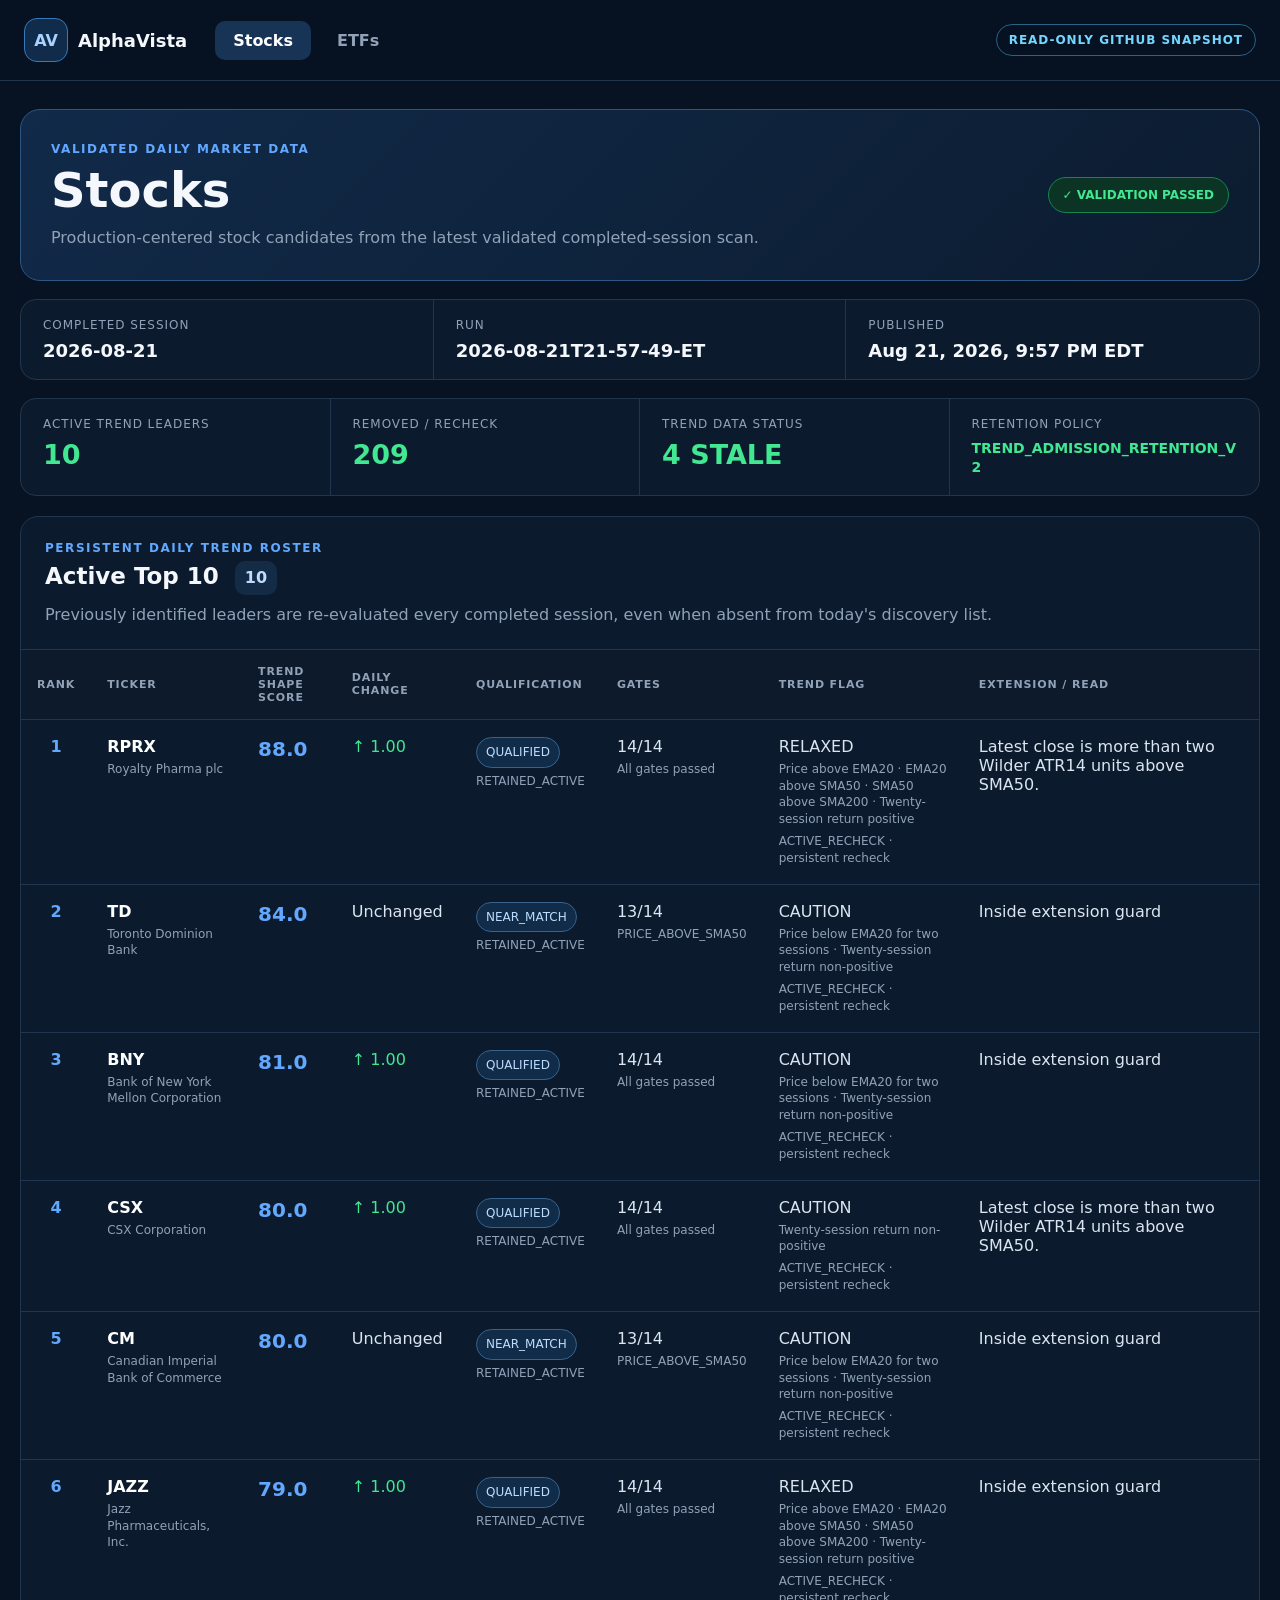
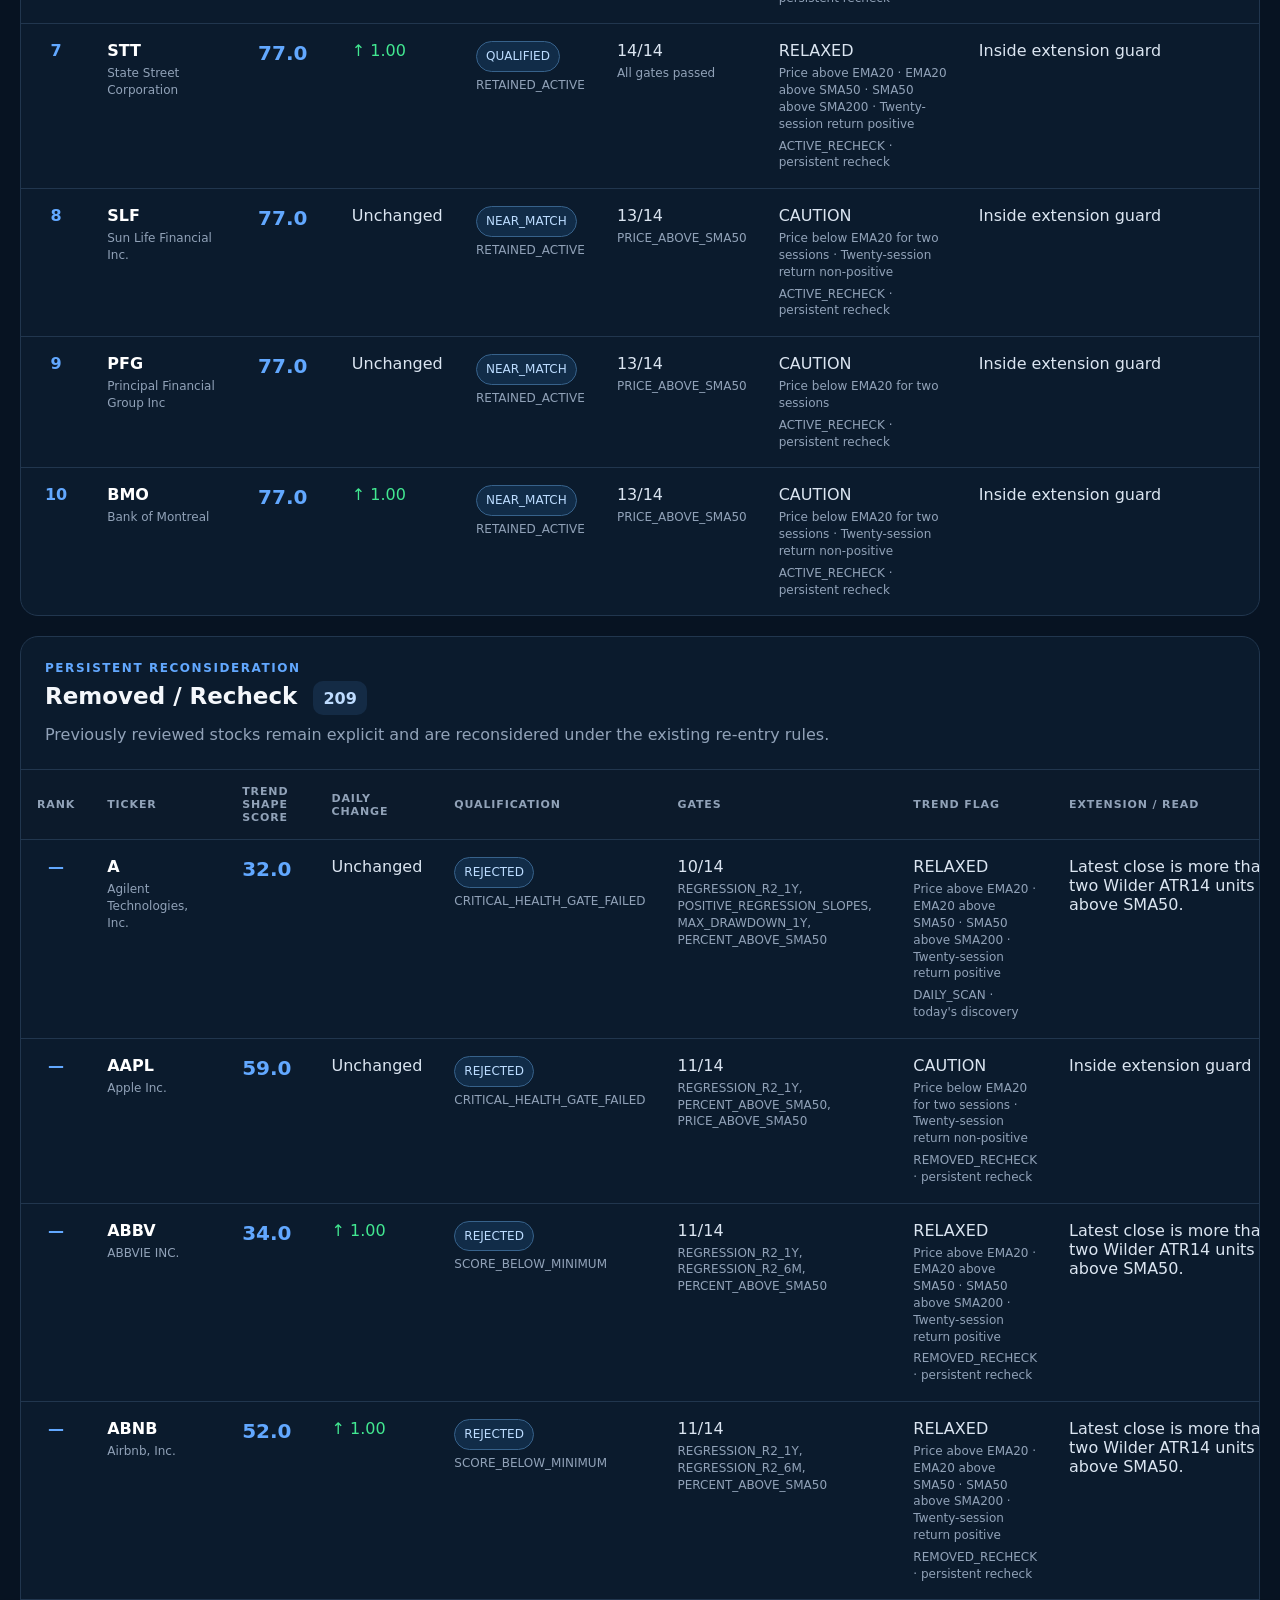
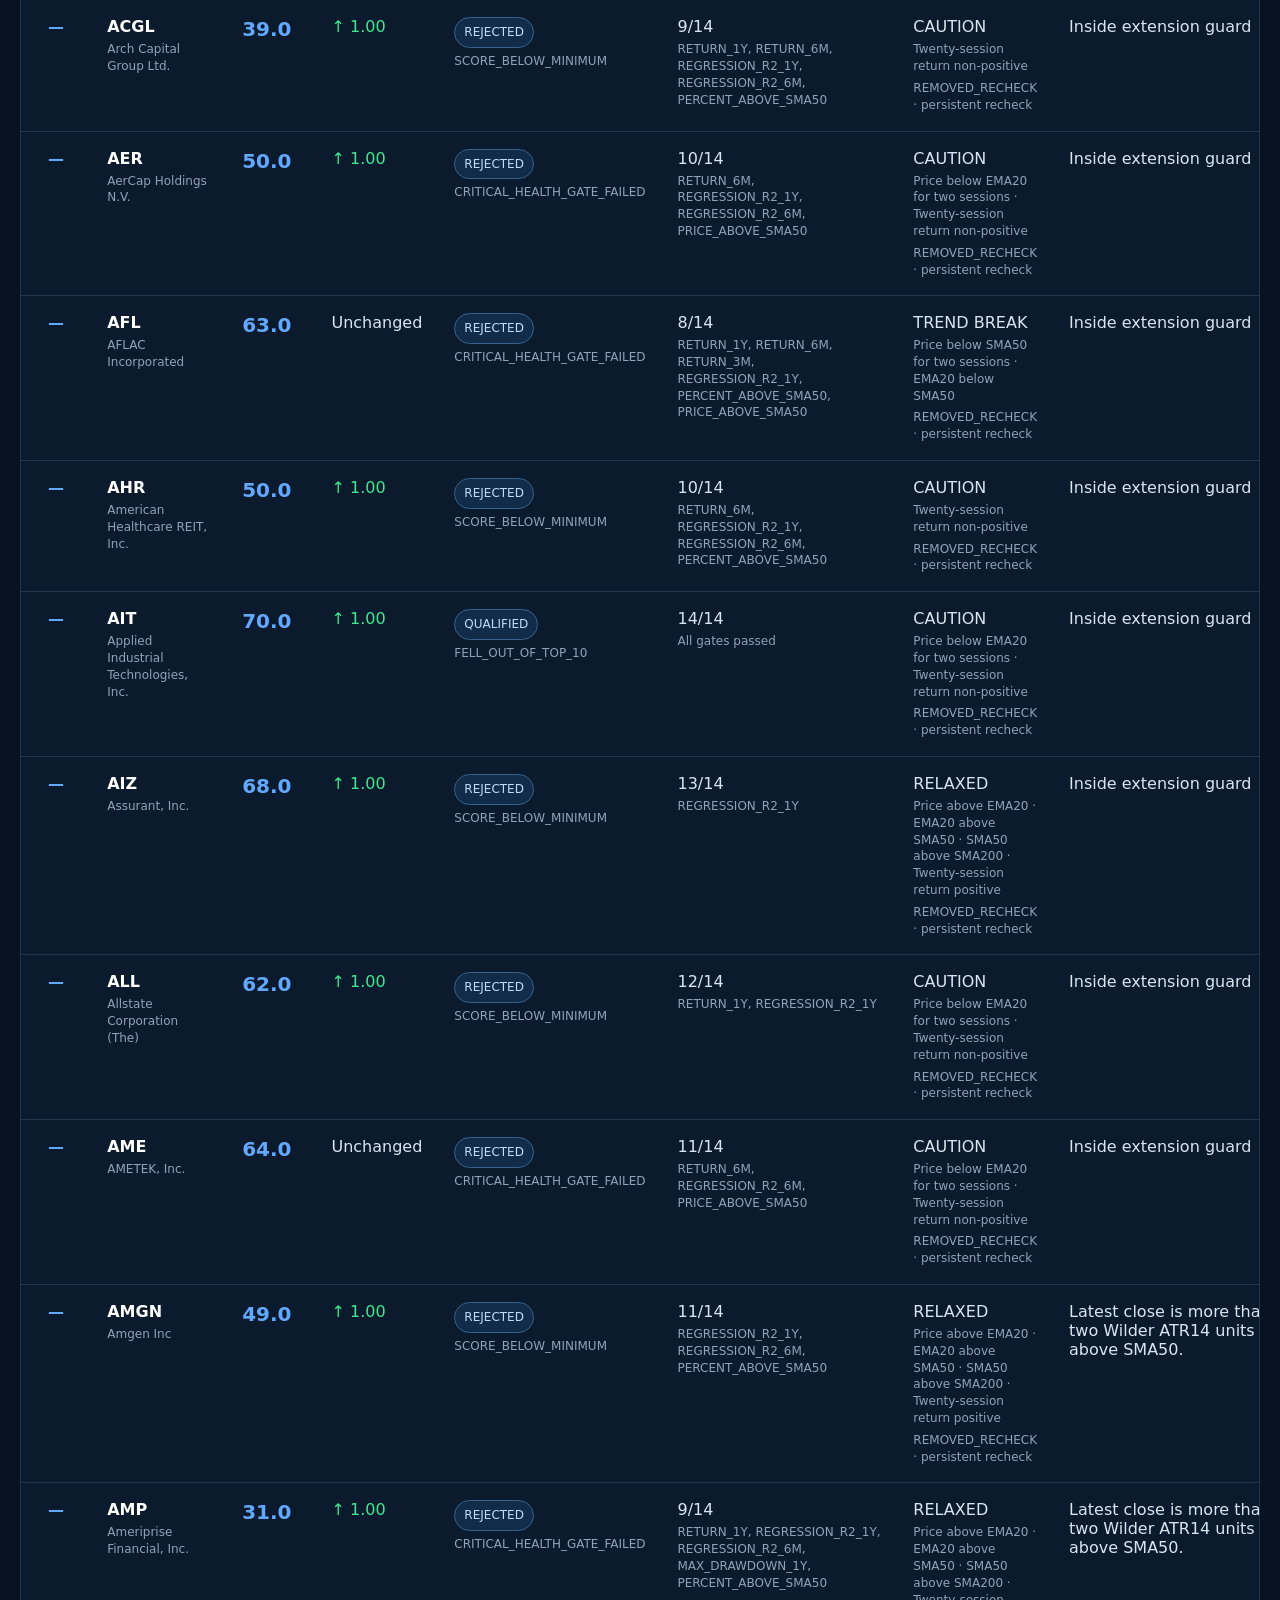
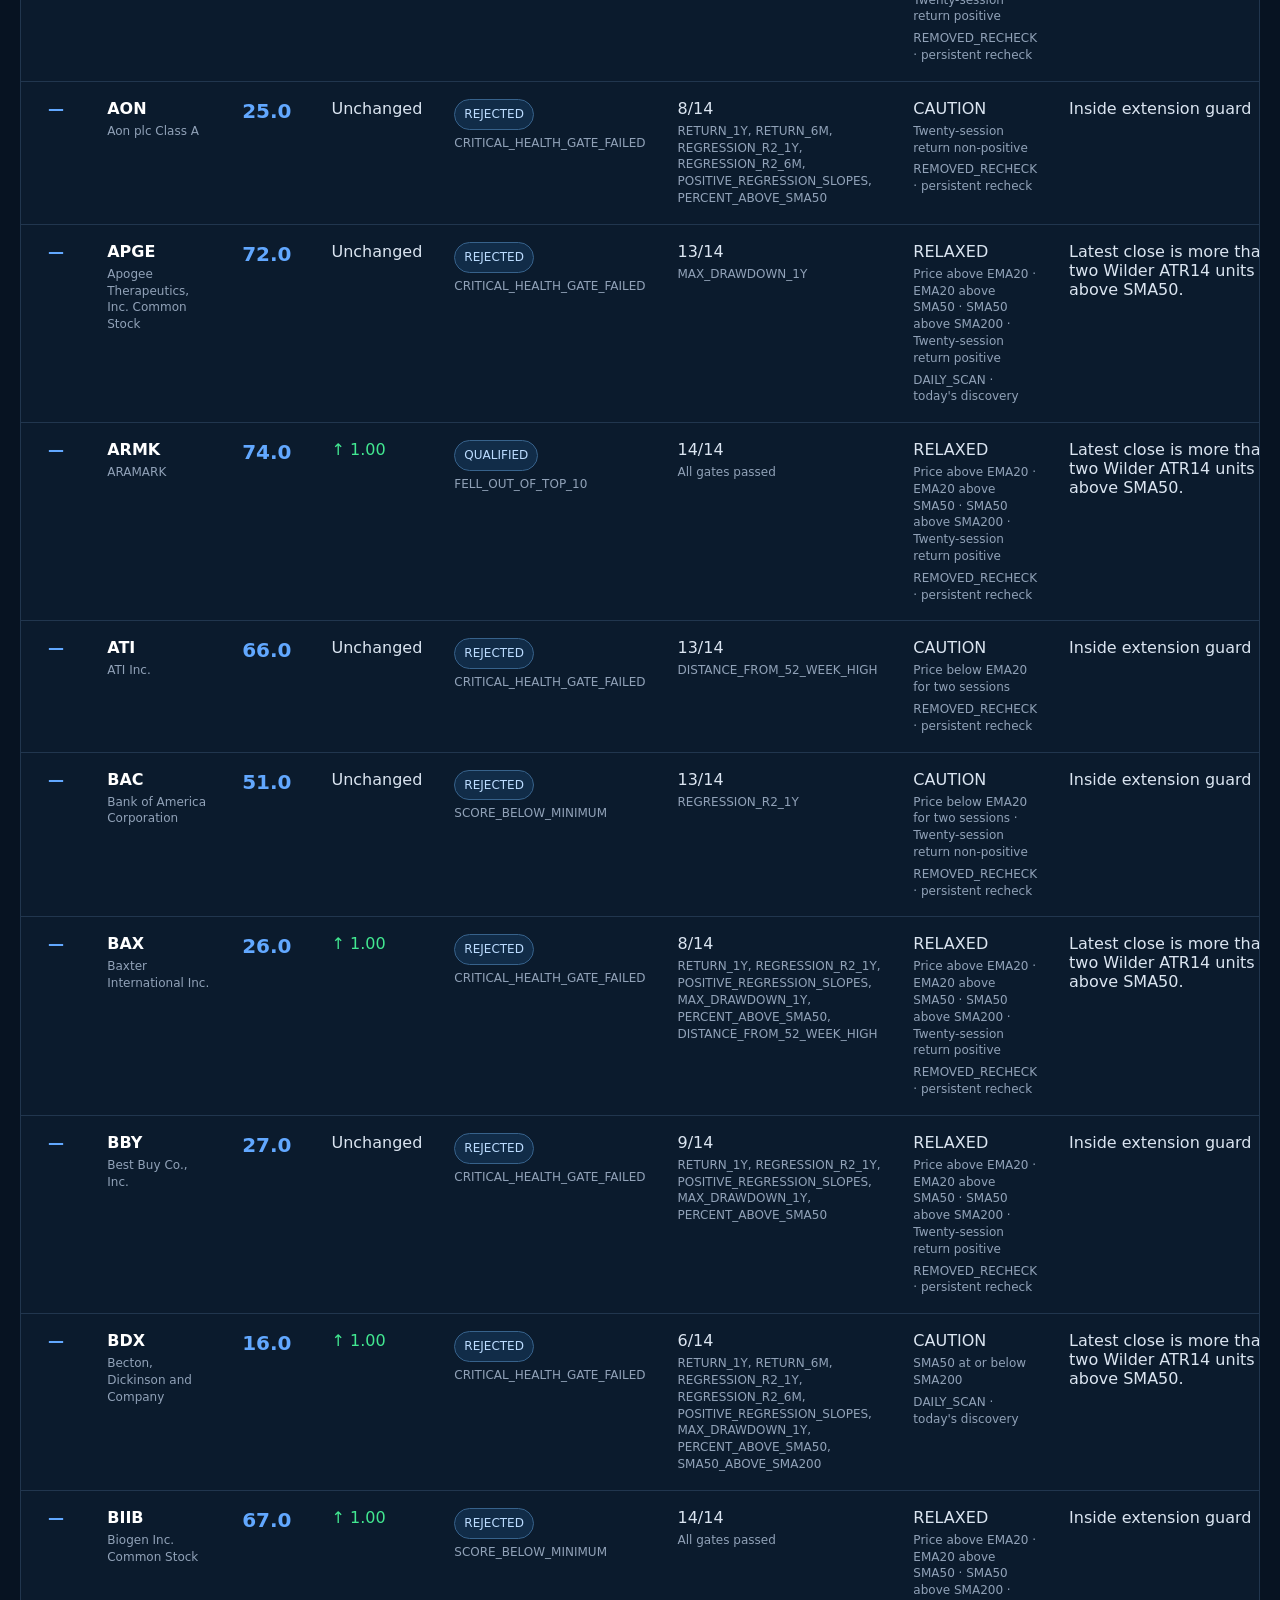
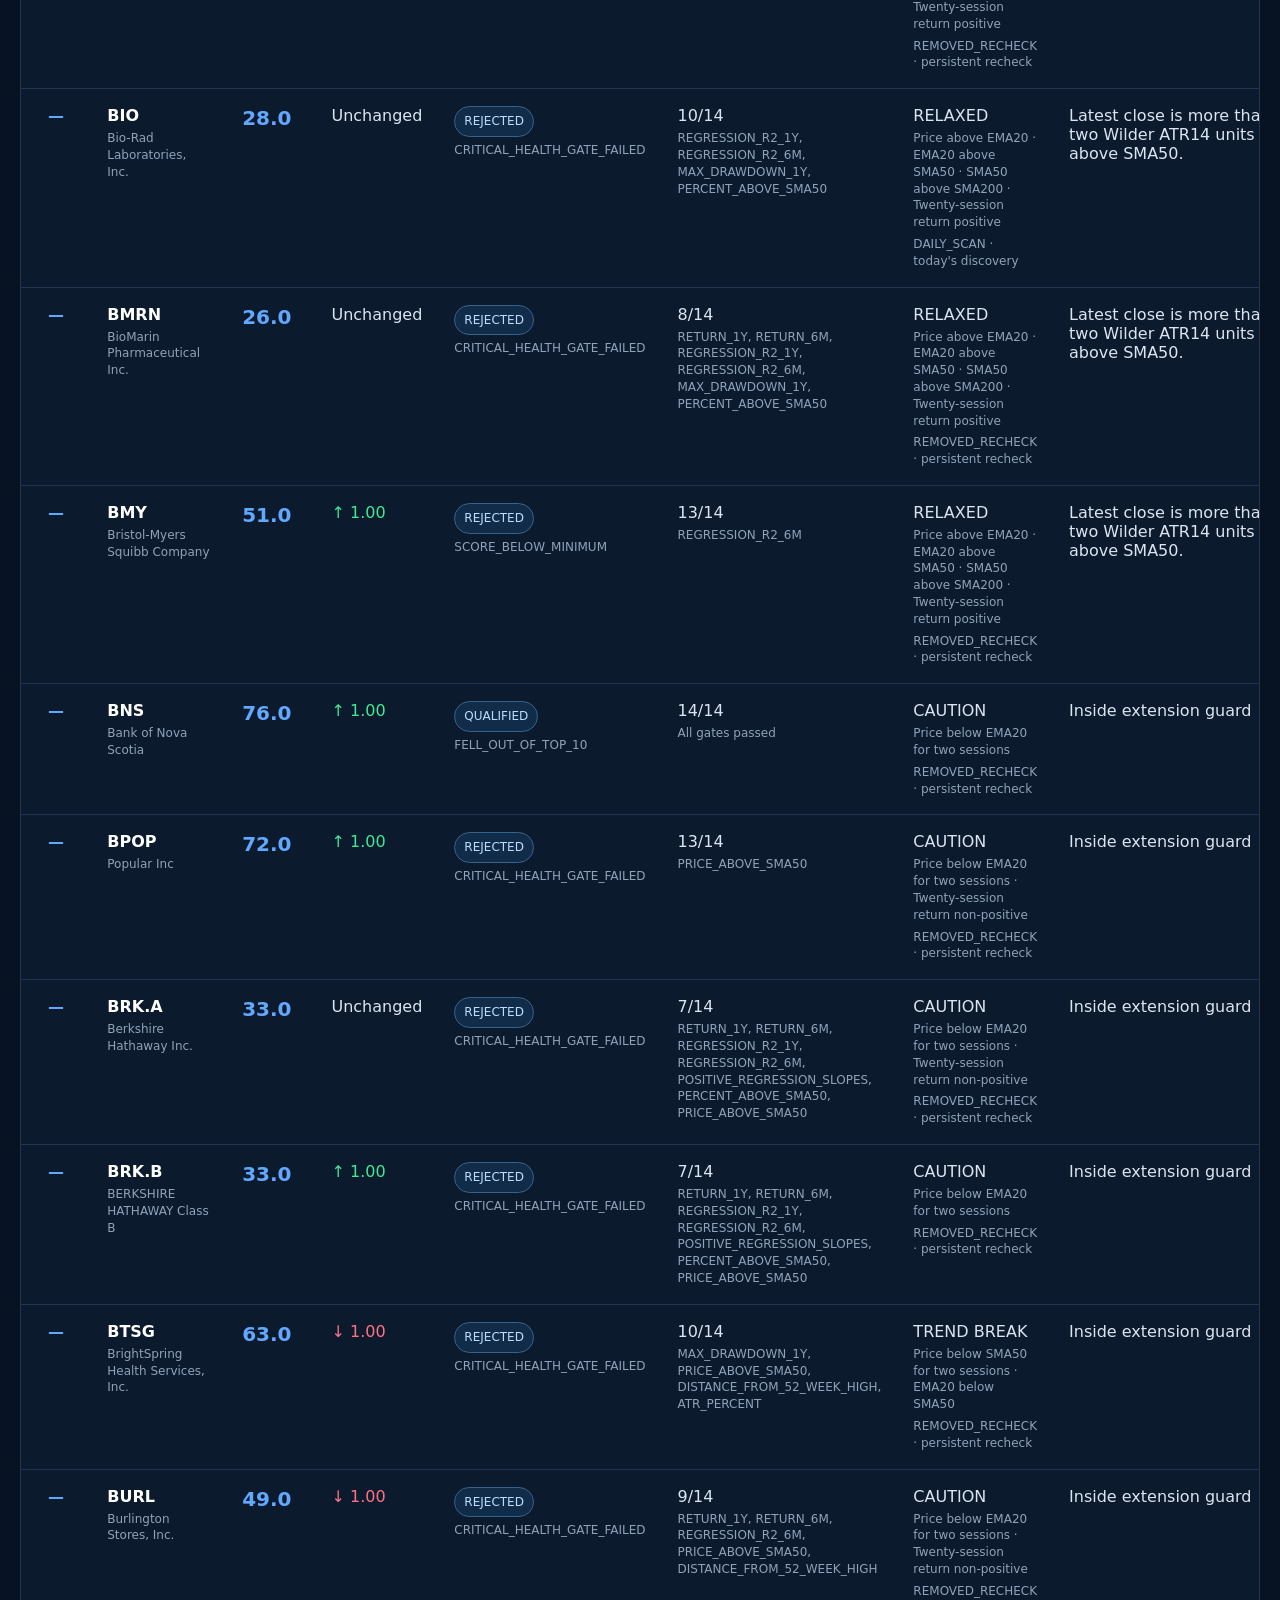
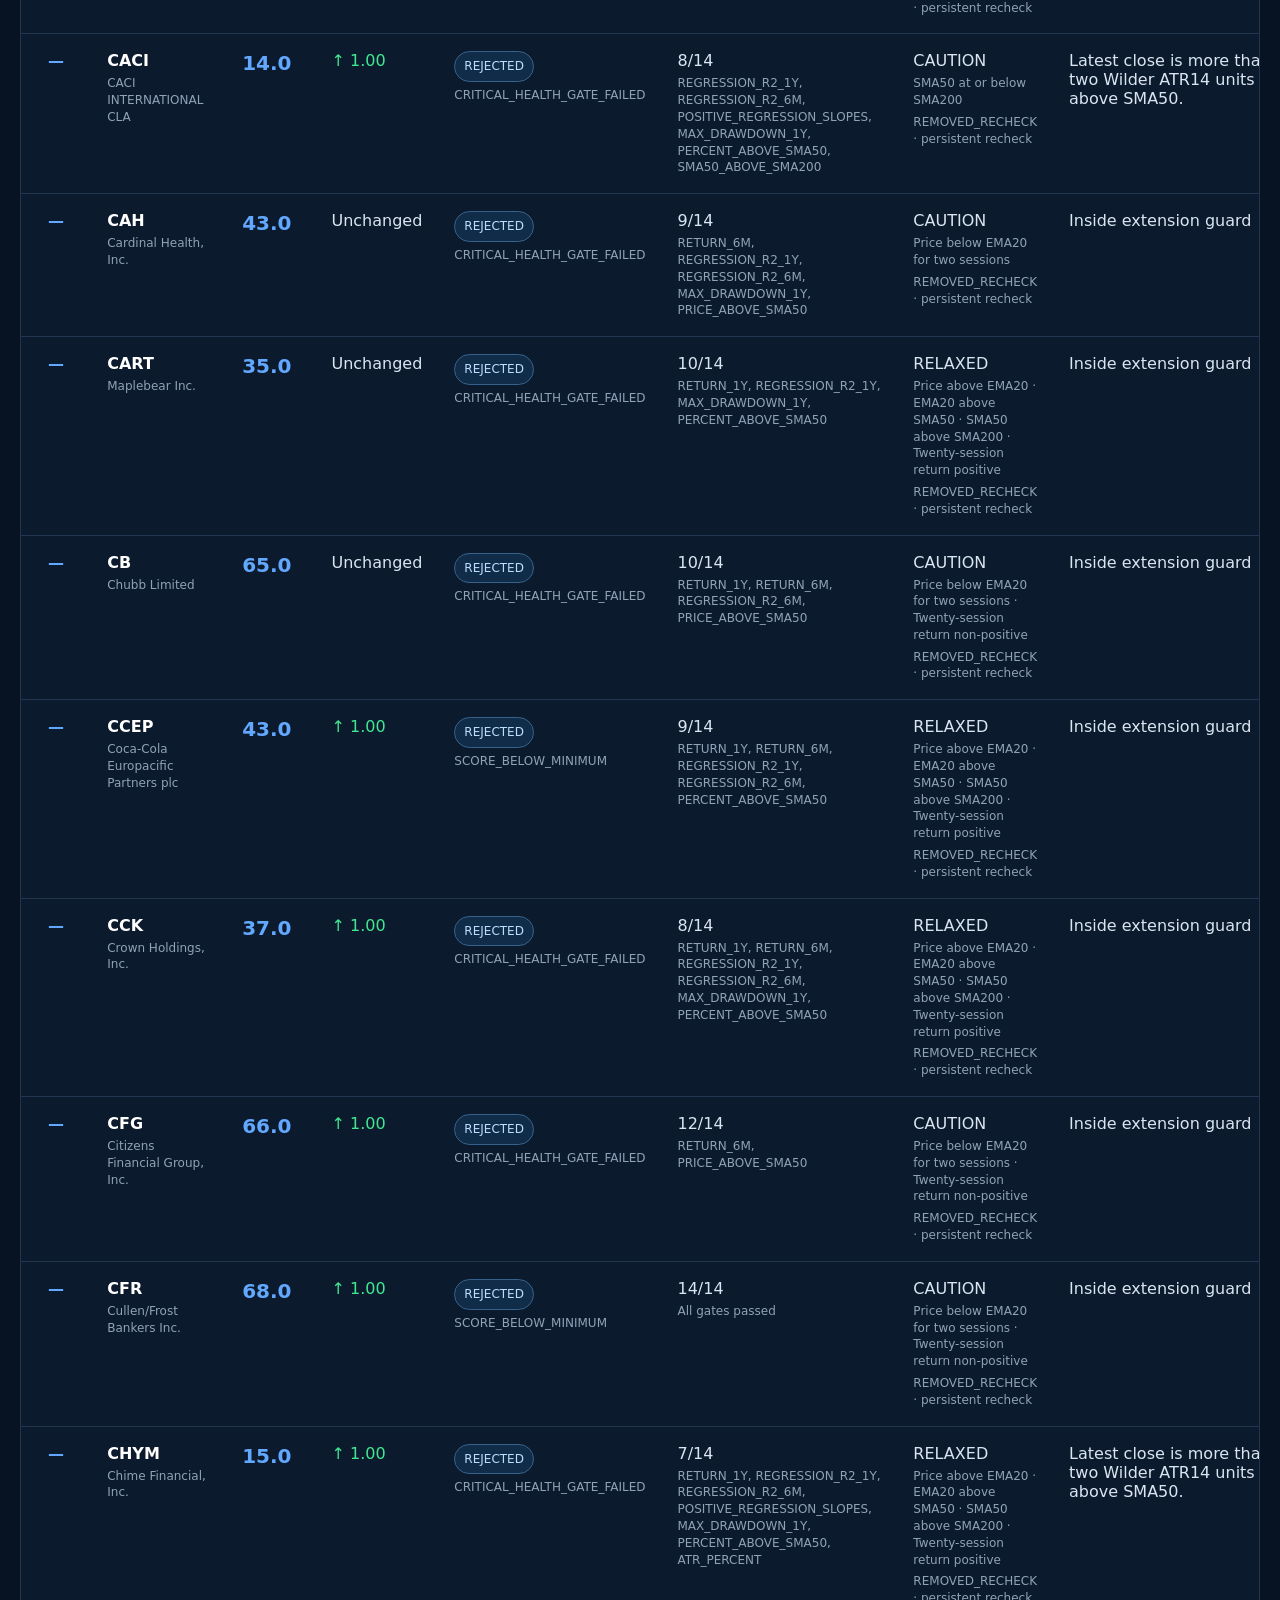
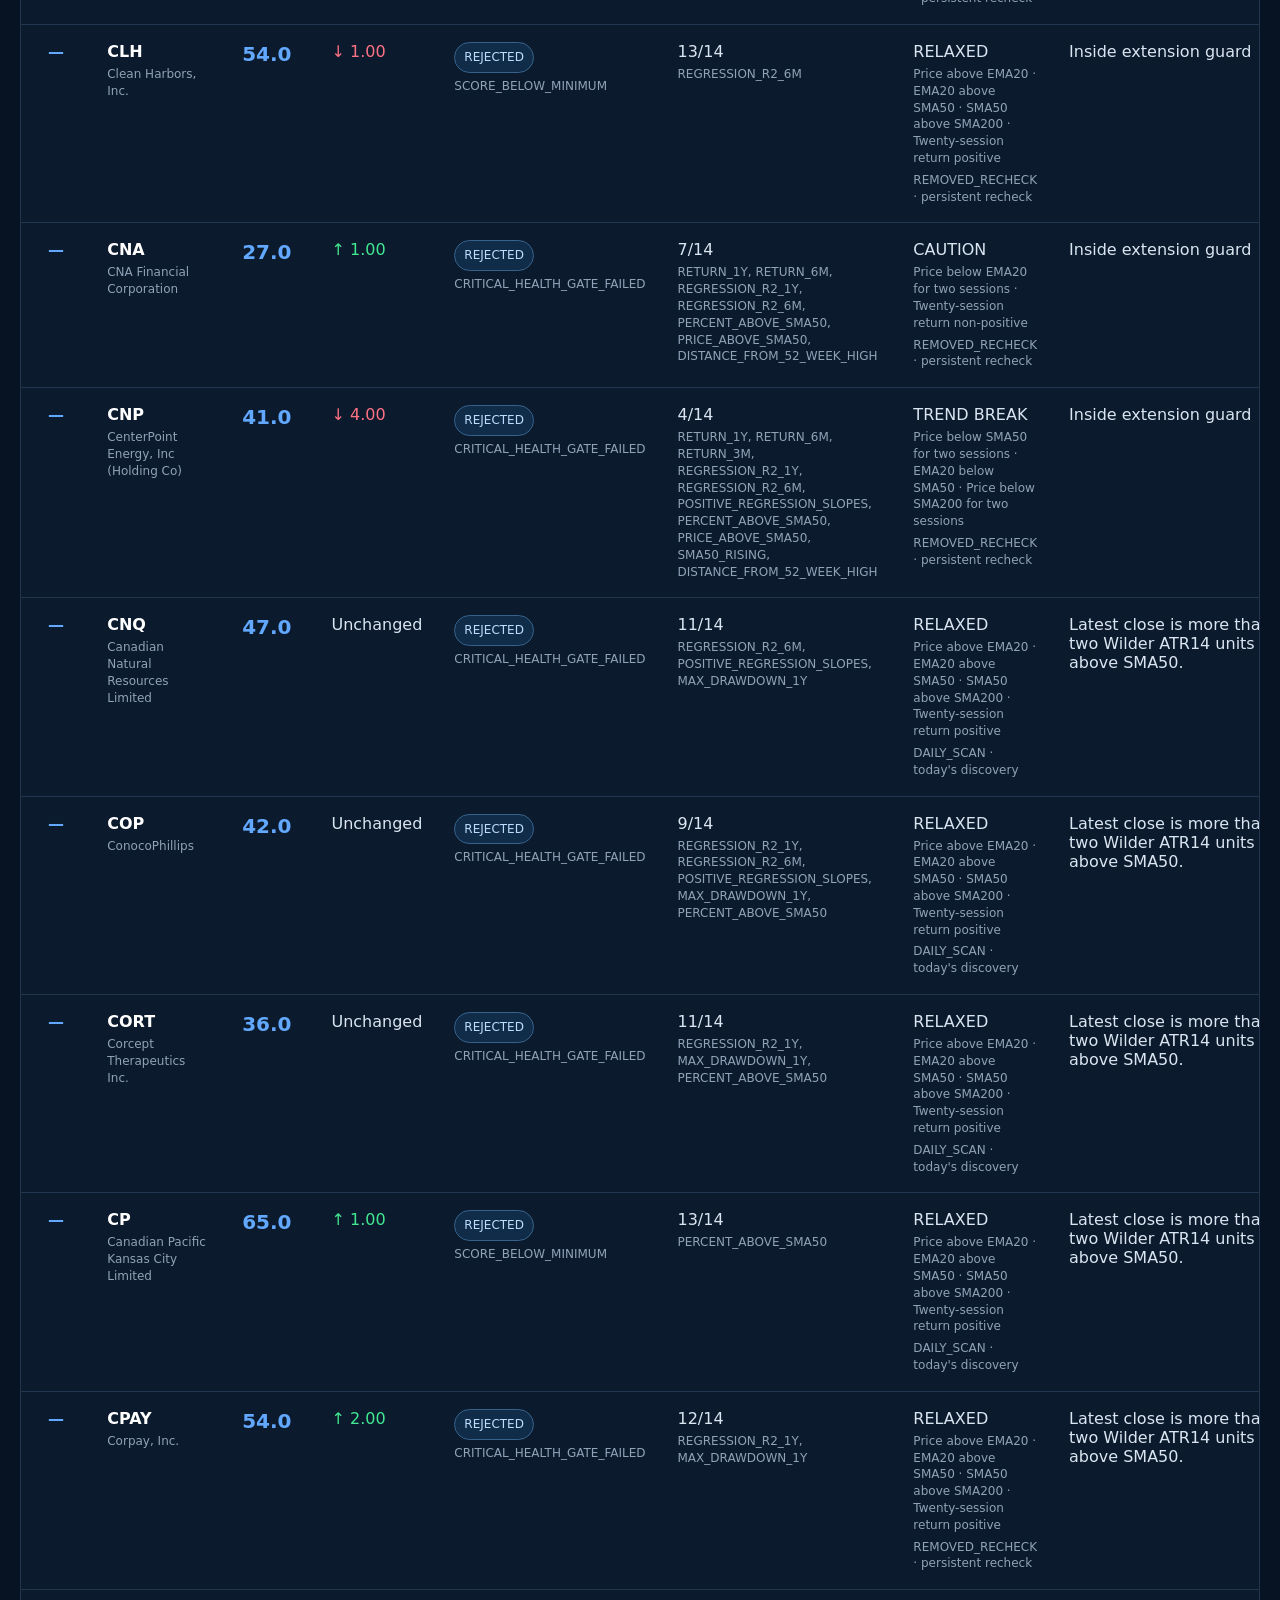
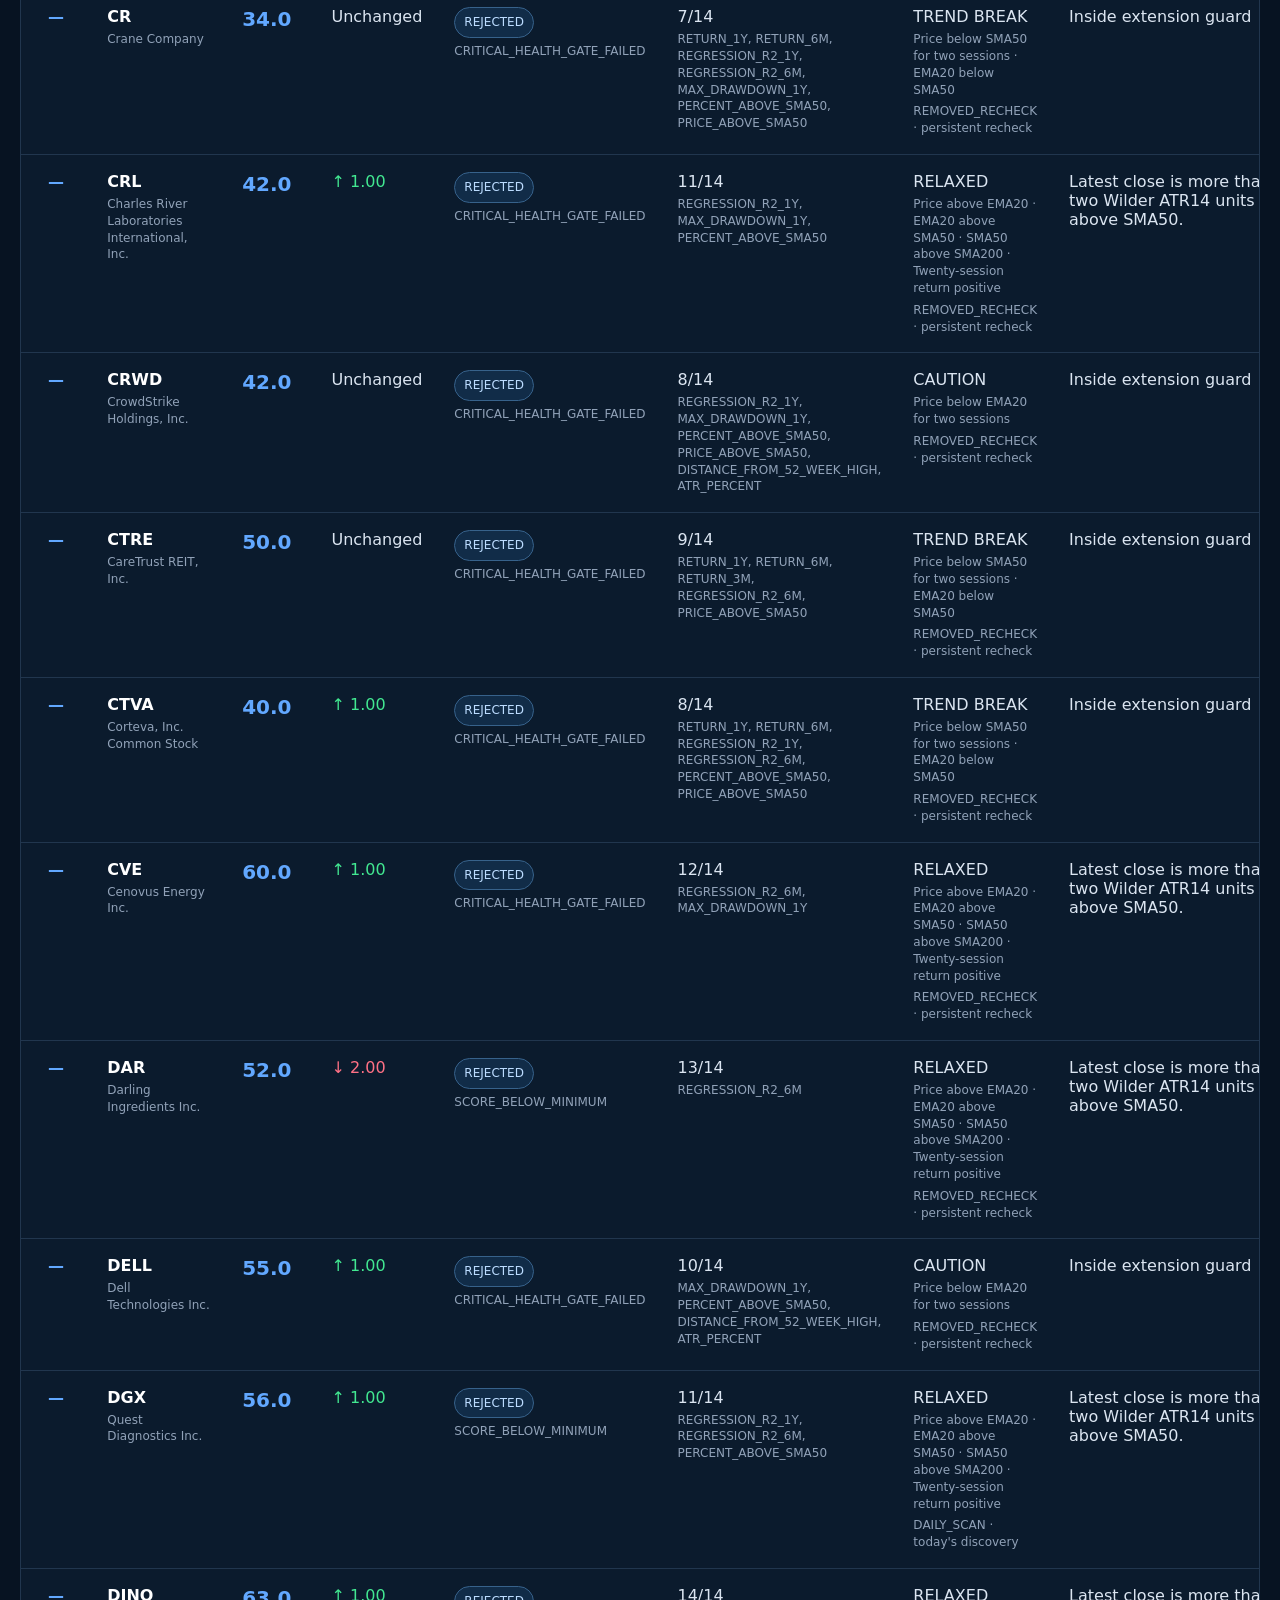
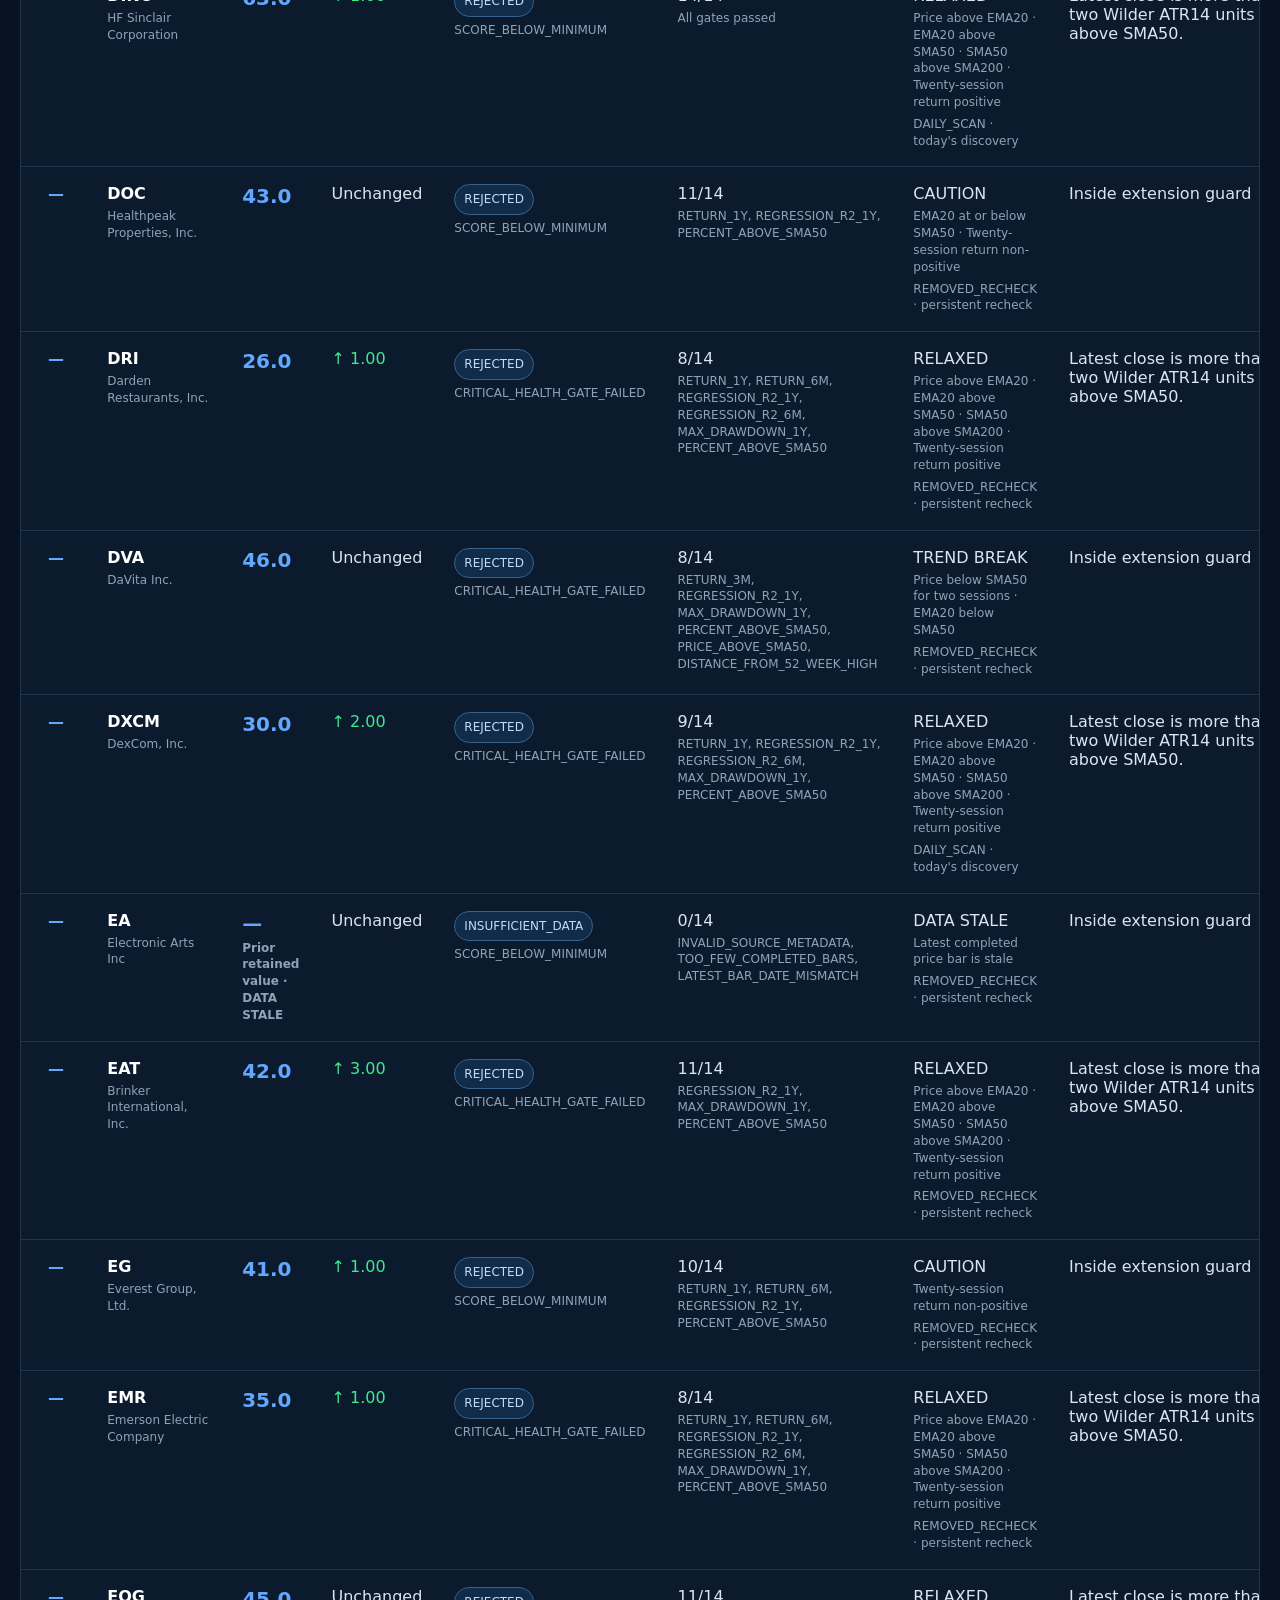
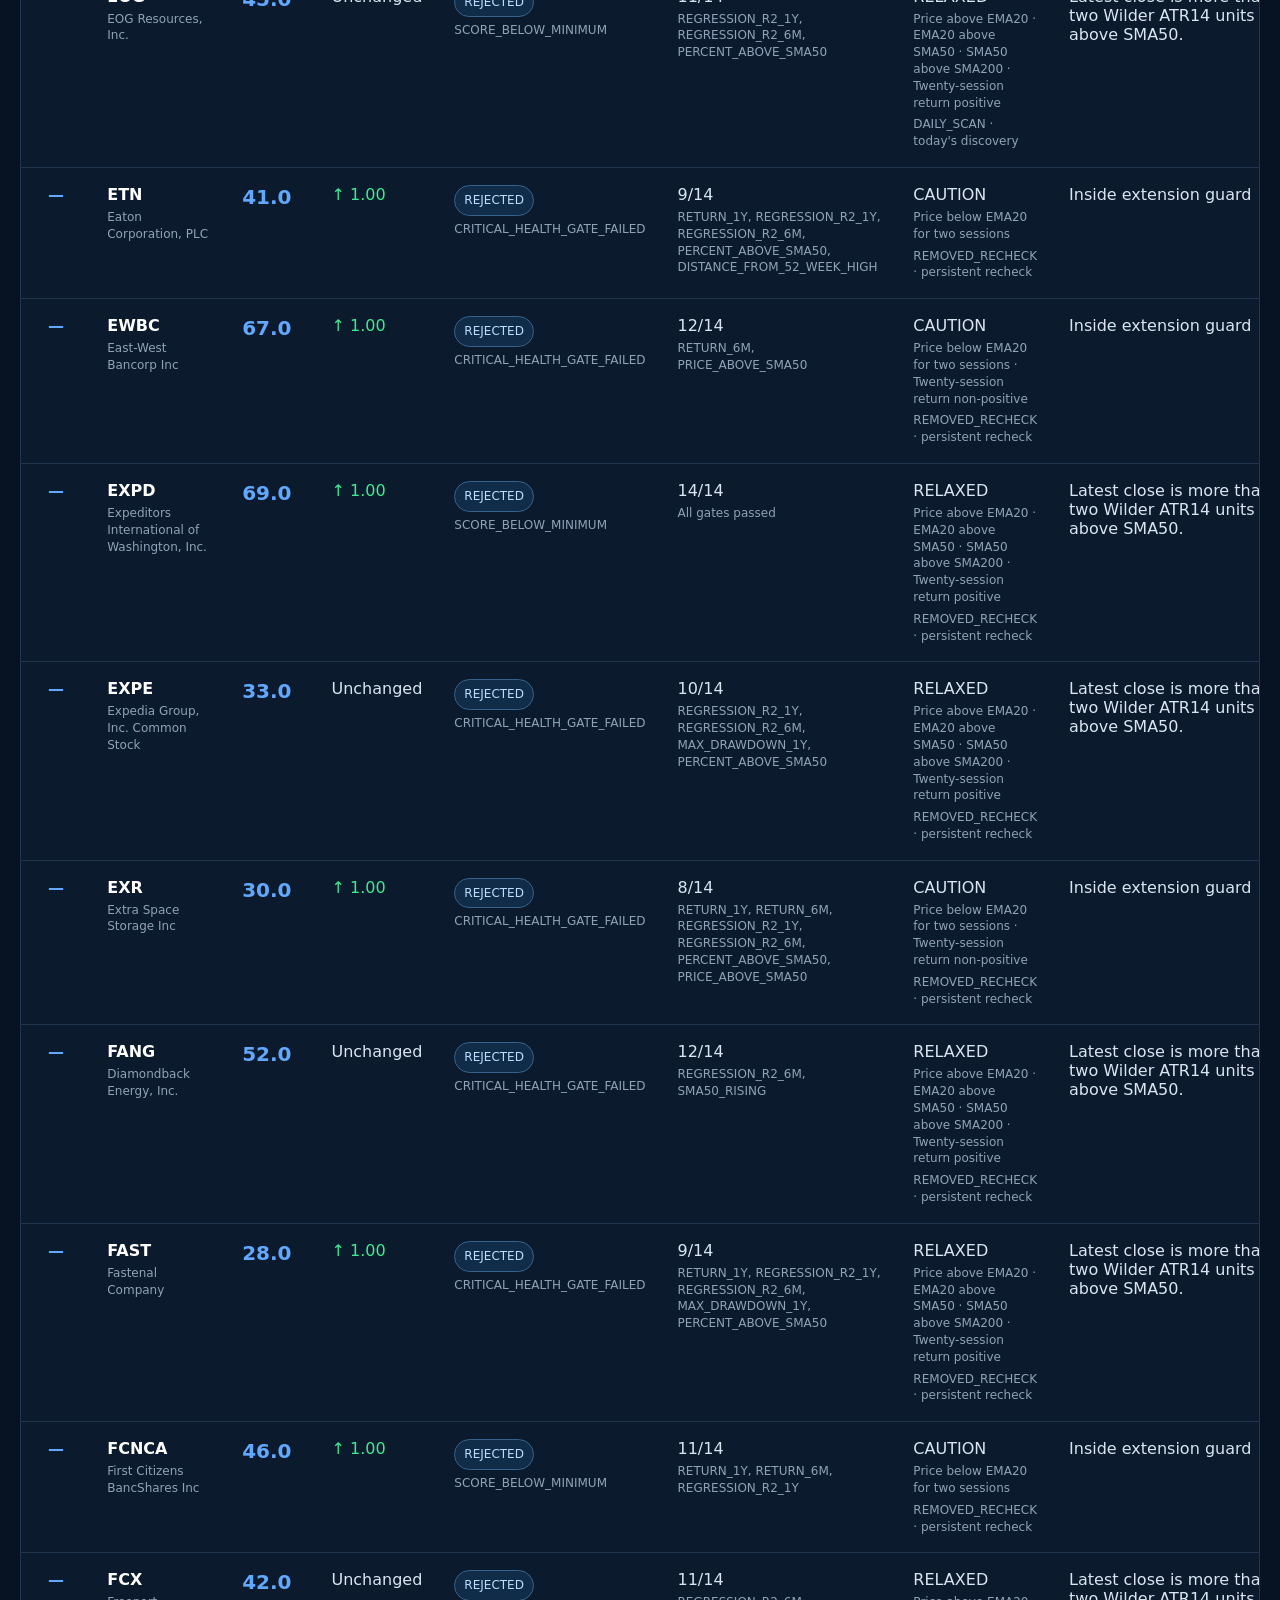
<file: index.html>
<!doctype html>
<html lang="en">
  <head>
    <meta charset="utf-8">
    <meta name="viewport" content="width=device-width, initial-scale=1">
    <meta name="robots" content="noindex,nofollow">
    <meta name="color-scheme" content="dark">
    <meta name="description" content="Production-centered stock candidates from the latest validated completed-session scan.">
    <title>Stocks | AlphaVista</title>
    <link rel="stylesheet" href="/styles.css">
  </head>
  <body>
    <header class="site-header">
      <a class="brand" href="/" aria-label="AlphaVista Stocks">
        <span>AV</span><strong>AlphaVista</strong>
      </a>
      <nav aria-label="Primary navigation">
        <a class="active" href="/">Stocks</a>
        <a class="" href="/etfs/">ETFs</a>
      </nav>
      <span class="read-only">READ-ONLY GITHUB SNAPSHOT</span>
    </header>
    <main>
      <section class="hero">
        <div>
          <p class="eyebrow">VALIDATED DAILY MARKET DATA</p>
          <h1>Stocks</h1>
          <p>Production-centered stock candidates from the latest validated completed-session scan.</p>
        </div>
        <span class="validation">✓ VALIDATION PASSED</span>
      </section>
      <section class="run-meta" aria-label="Publication details">
        <div><span>Completed session</span><strong>2026-08-21</strong></div>
        <div><span>Run</span><strong>2026-08-21T21-57-49-ET</strong></div>
        <div><span>Published</span><strong>Aug 21, 2026, 9:57 PM EDT</strong></div>
      </section>
      
    <section class="summary-grid trend-summary">
      <div><span>Active Trend Leaders</span><strong>10</strong></div>
      <div><span>Removed / Recheck</span><strong>209</strong></div>
      <div><span>Trend data status</span><strong>4 STALE</strong></div>
      <div><span>Retention policy</span><strong class="policy-version">TREND_ADMISSION_RETENTION_V2</strong></div>
    </section>
    
    <section class="panel trend-panel" id="active-trend-leaders">
      <header class="panel-header">
        <div>
          <p class="eyebrow">PERSISTENT DAILY TREND ROSTER</p>
          <h2>Active Top 10 <span class="count">10</span></h2>
          <p>Previously identified leaders are re-evaluated every completed session, even when absent from today&#039;s discovery list.</p>
        </div>
      </header>
      <div class="table-wrap">
        <table>
          <thead><tr><th>Rank</th><th>Ticker</th><th>Trend Shape Score</th><th>Daily Change</th><th>Qualification</th><th>Gates</th><th>Trend Flag</th><th>Extension / Read</th></tr></thead>
          <tbody>
        <tr>
          <td class="rank">1</td>
          <td><strong>RPRX</strong><span>Royalty Pharma plc</span></td>
          <td class="score">88.0</td>
          <td class="positive">↑ 1.00</td>
          <td><span class="badge">QUALIFIED</span><span>RETAINED_ACTIVE</span></td>
          <td>14/14<span>All gates passed</span></td>
          <td>RELAXED<span>Price above EMA20 · EMA20 above SMA50 · SMA50 above SMA200 · Twenty-session return positive</span><span>ACTIVE_RECHECK · persistent recheck</span></td>
          <td class="read">Latest close is more than two Wilder ATR14 units above SMA50.</td>
        </tr>
        <tr>
          <td class="rank">2</td>
          <td><strong>TD</strong><span>Toronto Dominion Bank</span></td>
          <td class="score">84.0</td>
          <td class="">Unchanged</td>
          <td><span class="badge">NEAR_MATCH</span><span>RETAINED_ACTIVE</span></td>
          <td>13/14<span>PRICE_ABOVE_SMA50</span></td>
          <td>CAUTION<span>Price below EMA20 for two sessions · Twenty-session return non-positive</span><span>ACTIVE_RECHECK · persistent recheck</span></td>
          <td class="read">Inside extension guard</td>
        </tr>
        <tr>
          <td class="rank">3</td>
          <td><strong>BNY</strong><span>Bank of New York Mellon Corporation</span></td>
          <td class="score">81.0</td>
          <td class="positive">↑ 1.00</td>
          <td><span class="badge">QUALIFIED</span><span>RETAINED_ACTIVE</span></td>
          <td>14/14<span>All gates passed</span></td>
          <td>CAUTION<span>Price below EMA20 for two sessions · Twenty-session return non-positive</span><span>ACTIVE_RECHECK · persistent recheck</span></td>
          <td class="read">Inside extension guard</td>
        </tr>
        <tr>
          <td class="rank">4</td>
          <td><strong>CSX</strong><span>CSX Corporation</span></td>
          <td class="score">80.0</td>
          <td class="positive">↑ 1.00</td>
          <td><span class="badge">QUALIFIED</span><span>RETAINED_ACTIVE</span></td>
          <td>14/14<span>All gates passed</span></td>
          <td>CAUTION<span>Twenty-session return non-positive</span><span>ACTIVE_RECHECK · persistent recheck</span></td>
          <td class="read">Latest close is more than two Wilder ATR14 units above SMA50.</td>
        </tr>
        <tr>
          <td class="rank">5</td>
          <td><strong>CM</strong><span>Canadian Imperial Bank of Commerce</span></td>
          <td class="score">80.0</td>
          <td class="">Unchanged</td>
          <td><span class="badge">NEAR_MATCH</span><span>RETAINED_ACTIVE</span></td>
          <td>13/14<span>PRICE_ABOVE_SMA50</span></td>
          <td>CAUTION<span>Price below EMA20 for two sessions · Twenty-session return non-positive</span><span>ACTIVE_RECHECK · persistent recheck</span></td>
          <td class="read">Inside extension guard</td>
        </tr>
        <tr>
          <td class="rank">6</td>
          <td><strong>JAZZ</strong><span>Jazz Pharmaceuticals, Inc.</span></td>
          <td class="score">79.0</td>
          <td class="positive">↑ 1.00</td>
          <td><span class="badge">QUALIFIED</span><span>RETAINED_ACTIVE</span></td>
          <td>14/14<span>All gates passed</span></td>
          <td>RELAXED<span>Price above EMA20 · EMA20 above SMA50 · SMA50 above SMA200 · Twenty-session return positive</span><span>ACTIVE_RECHECK · persistent recheck</span></td>
          <td class="read">Inside extension guard</td>
        </tr>
        <tr>
          <td class="rank">7</td>
          <td><strong>STT</strong><span>State Street Corporation</span></td>
          <td class="score">77.0</td>
          <td class="positive">↑ 1.00</td>
          <td><span class="badge">QUALIFIED</span><span>RETAINED_ACTIVE</span></td>
          <td>14/14<span>All gates passed</span></td>
          <td>RELAXED<span>Price above EMA20 · EMA20 above SMA50 · SMA50 above SMA200 · Twenty-session return positive</span><span>ACTIVE_RECHECK · persistent recheck</span></td>
          <td class="read">Inside extension guard</td>
        </tr>
        <tr>
          <td class="rank">8</td>
          <td><strong>SLF</strong><span>Sun Life Financial Inc.</span></td>
          <td class="score">77.0</td>
          <td class="">Unchanged</td>
          <td><span class="badge">NEAR_MATCH</span><span>RETAINED_ACTIVE</span></td>
          <td>13/14<span>PRICE_ABOVE_SMA50</span></td>
          <td>CAUTION<span>Price below EMA20 for two sessions · Twenty-session return non-positive</span><span>ACTIVE_RECHECK · persistent recheck</span></td>
          <td class="read">Inside extension guard</td>
        </tr>
        <tr>
          <td class="rank">9</td>
          <td><strong>PFG</strong><span>Principal Financial Group Inc</span></td>
          <td class="score">77.0</td>
          <td class="">Unchanged</td>
          <td><span class="badge">NEAR_MATCH</span><span>RETAINED_ACTIVE</span></td>
          <td>13/14<span>PRICE_ABOVE_SMA50</span></td>
          <td>CAUTION<span>Price below EMA20 for two sessions</span><span>ACTIVE_RECHECK · persistent recheck</span></td>
          <td class="read">Inside extension guard</td>
        </tr>
        <tr>
          <td class="rank">10</td>
          <td><strong>BMO</strong><span>Bank of Montreal</span></td>
          <td class="score">77.0</td>
          <td class="positive">↑ 1.00</td>
          <td><span class="badge">NEAR_MATCH</span><span>RETAINED_ACTIVE</span></td>
          <td>13/14<span>PRICE_ABOVE_SMA50</span></td>
          <td>CAUTION<span>Price below EMA20 for two sessions · Twenty-session return non-positive</span><span>ACTIVE_RECHECK · persistent recheck</span></td>
          <td class="read">Inside extension guard</td>
        </tr></tbody>
        </table>
      </div>
    </section>
    
    <section class="panel trend-panel" id="removed-trend-leaders">
      <header class="panel-header">
        <div>
          <p class="eyebrow">PERSISTENT RECONSIDERATION</p>
          <h2>Removed / Recheck <span class="count">209</span></h2>
          <p>Previously reviewed stocks remain explicit and are reconsidered under the existing re-entry rules.</p>
        </div>
      </header>
      <div class="table-wrap">
        <table>
          <thead><tr><th>Rank</th><th>Ticker</th><th>Trend Shape Score</th><th>Daily Change</th><th>Qualification</th><th>Gates</th><th>Trend Flag</th><th>Extension / Read</th></tr></thead>
          <tbody>
        <tr>
          <td class="rank">—</td>
          <td><strong>A</strong><span>Agilent Technologies, Inc.</span></td>
          <td class="score">32.0</td>
          <td class="">Unchanged</td>
          <td><span class="badge">REJECTED</span><span>CRITICAL_HEALTH_GATE_FAILED</span></td>
          <td>10/14<span>REGRESSION_R2_1Y, POSITIVE_REGRESSION_SLOPES, MAX_DRAWDOWN_1Y, PERCENT_ABOVE_SMA50</span></td>
          <td>RELAXED<span>Price above EMA20 · EMA20 above SMA50 · SMA50 above SMA200 · Twenty-session return positive</span><span>DAILY_SCAN · today's discovery</span></td>
          <td class="read">Latest close is more than two Wilder ATR14 units above SMA50.</td>
        </tr>
        <tr>
          <td class="rank">—</td>
          <td><strong>AAPL</strong><span>Apple Inc.</span></td>
          <td class="score">59.0</td>
          <td class="">Unchanged</td>
          <td><span class="badge">REJECTED</span><span>CRITICAL_HEALTH_GATE_FAILED</span></td>
          <td>11/14<span>REGRESSION_R2_1Y, PERCENT_ABOVE_SMA50, PRICE_ABOVE_SMA50</span></td>
          <td>CAUTION<span>Price below EMA20 for two sessions · Twenty-session return non-positive</span><span>REMOVED_RECHECK · persistent recheck</span></td>
          <td class="read">Inside extension guard</td>
        </tr>
        <tr>
          <td class="rank">—</td>
          <td><strong>ABBV</strong><span>ABBVIE INC.</span></td>
          <td class="score">34.0</td>
          <td class="positive">↑ 1.00</td>
          <td><span class="badge">REJECTED</span><span>SCORE_BELOW_MINIMUM</span></td>
          <td>11/14<span>REGRESSION_R2_1Y, REGRESSION_R2_6M, PERCENT_ABOVE_SMA50</span></td>
          <td>RELAXED<span>Price above EMA20 · EMA20 above SMA50 · SMA50 above SMA200 · Twenty-session return positive</span><span>REMOVED_RECHECK · persistent recheck</span></td>
          <td class="read">Latest close is more than two Wilder ATR14 units above SMA50.</td>
        </tr>
        <tr>
          <td class="rank">—</td>
          <td><strong>ABNB</strong><span>Airbnb, Inc.</span></td>
          <td class="score">52.0</td>
          <td class="positive">↑ 1.00</td>
          <td><span class="badge">REJECTED</span><span>SCORE_BELOW_MINIMUM</span></td>
          <td>11/14<span>REGRESSION_R2_1Y, REGRESSION_R2_6M, PERCENT_ABOVE_SMA50</span></td>
          <td>RELAXED<span>Price above EMA20 · EMA20 above SMA50 · SMA50 above SMA200 · Twenty-session return positive</span><span>REMOVED_RECHECK · persistent recheck</span></td>
          <td class="read">Latest close is more than two Wilder ATR14 units above SMA50.</td>
        </tr>
        <tr>
          <td class="rank">—</td>
          <td><strong>ACGL</strong><span>Arch Capital Group Ltd.</span></td>
          <td class="score">39.0</td>
          <td class="positive">↑ 1.00</td>
          <td><span class="badge">REJECTED</span><span>SCORE_BELOW_MINIMUM</span></td>
          <td>9/14<span>RETURN_1Y, RETURN_6M, REGRESSION_R2_1Y, REGRESSION_R2_6M, PERCENT_ABOVE_SMA50</span></td>
          <td>CAUTION<span>Twenty-session return non-positive</span><span>REMOVED_RECHECK · persistent recheck</span></td>
          <td class="read">Inside extension guard</td>
        </tr>
        <tr>
          <td class="rank">—</td>
          <td><strong>AER</strong><span>AerCap Holdings N.V.</span></td>
          <td class="score">50.0</td>
          <td class="positive">↑ 1.00</td>
          <td><span class="badge">REJECTED</span><span>CRITICAL_HEALTH_GATE_FAILED</span></td>
          <td>10/14<span>RETURN_6M, REGRESSION_R2_1Y, REGRESSION_R2_6M, PRICE_ABOVE_SMA50</span></td>
          <td>CAUTION<span>Price below EMA20 for two sessions · Twenty-session return non-positive</span><span>REMOVED_RECHECK · persistent recheck</span></td>
          <td class="read">Inside extension guard</td>
        </tr>
        <tr>
          <td class="rank">—</td>
          <td><strong>AFL</strong><span>AFLAC Incorporated</span></td>
          <td class="score">63.0</td>
          <td class="">Unchanged</td>
          <td><span class="badge">REJECTED</span><span>CRITICAL_HEALTH_GATE_FAILED</span></td>
          <td>8/14<span>RETURN_1Y, RETURN_6M, RETURN_3M, REGRESSION_R2_1Y, PERCENT_ABOVE_SMA50, PRICE_ABOVE_SMA50</span></td>
          <td>TREND BREAK<span>Price below SMA50 for two sessions · EMA20 below SMA50</span><span>REMOVED_RECHECK · persistent recheck</span></td>
          <td class="read">Inside extension guard</td>
        </tr>
        <tr>
          <td class="rank">—</td>
          <td><strong>AHR</strong><span>American Healthcare REIT, Inc.</span></td>
          <td class="score">50.0</td>
          <td class="positive">↑ 1.00</td>
          <td><span class="badge">REJECTED</span><span>SCORE_BELOW_MINIMUM</span></td>
          <td>10/14<span>RETURN_6M, REGRESSION_R2_1Y, REGRESSION_R2_6M, PERCENT_ABOVE_SMA50</span></td>
          <td>CAUTION<span>Twenty-session return non-positive</span><span>REMOVED_RECHECK · persistent recheck</span></td>
          <td class="read">Inside extension guard</td>
        </tr>
        <tr>
          <td class="rank">—</td>
          <td><strong>AIT</strong><span>Applied Industrial Technologies, Inc.</span></td>
          <td class="score">70.0</td>
          <td class="positive">↑ 1.00</td>
          <td><span class="badge">QUALIFIED</span><span>FELL_OUT_OF_TOP_10</span></td>
          <td>14/14<span>All gates passed</span></td>
          <td>CAUTION<span>Price below EMA20 for two sessions · Twenty-session return non-positive</span><span>REMOVED_RECHECK · persistent recheck</span></td>
          <td class="read">Inside extension guard</td>
        </tr>
        <tr>
          <td class="rank">—</td>
          <td><strong>AIZ</strong><span>Assurant, Inc.</span></td>
          <td class="score">68.0</td>
          <td class="positive">↑ 1.00</td>
          <td><span class="badge">REJECTED</span><span>SCORE_BELOW_MINIMUM</span></td>
          <td>13/14<span>REGRESSION_R2_1Y</span></td>
          <td>RELAXED<span>Price above EMA20 · EMA20 above SMA50 · SMA50 above SMA200 · Twenty-session return positive</span><span>REMOVED_RECHECK · persistent recheck</span></td>
          <td class="read">Inside extension guard</td>
        </tr>
        <tr>
          <td class="rank">—</td>
          <td><strong>ALL</strong><span>Allstate Corporation (The)</span></td>
          <td class="score">62.0</td>
          <td class="positive">↑ 1.00</td>
          <td><span class="badge">REJECTED</span><span>SCORE_BELOW_MINIMUM</span></td>
          <td>12/14<span>RETURN_1Y, REGRESSION_R2_1Y</span></td>
          <td>CAUTION<span>Price below EMA20 for two sessions · Twenty-session return non-positive</span><span>REMOVED_RECHECK · persistent recheck</span></td>
          <td class="read">Inside extension guard</td>
        </tr>
        <tr>
          <td class="rank">—</td>
          <td><strong>AME</strong><span>AMETEK, Inc.</span></td>
          <td class="score">64.0</td>
          <td class="">Unchanged</td>
          <td><span class="badge">REJECTED</span><span>CRITICAL_HEALTH_GATE_FAILED</span></td>
          <td>11/14<span>RETURN_6M, REGRESSION_R2_6M, PRICE_ABOVE_SMA50</span></td>
          <td>CAUTION<span>Price below EMA20 for two sessions · Twenty-session return non-positive</span><span>REMOVED_RECHECK · persistent recheck</span></td>
          <td class="read">Inside extension guard</td>
        </tr>
        <tr>
          <td class="rank">—</td>
          <td><strong>AMGN</strong><span>Amgen Inc</span></td>
          <td class="score">49.0</td>
          <td class="positive">↑ 1.00</td>
          <td><span class="badge">REJECTED</span><span>SCORE_BELOW_MINIMUM</span></td>
          <td>11/14<span>REGRESSION_R2_1Y, REGRESSION_R2_6M, PERCENT_ABOVE_SMA50</span></td>
          <td>RELAXED<span>Price above EMA20 · EMA20 above SMA50 · SMA50 above SMA200 · Twenty-session return positive</span><span>REMOVED_RECHECK · persistent recheck</span></td>
          <td class="read">Latest close is more than two Wilder ATR14 units above SMA50.</td>
        </tr>
        <tr>
          <td class="rank">—</td>
          <td><strong>AMP</strong><span>Ameriprise Financial, Inc.</span></td>
          <td class="score">31.0</td>
          <td class="positive">↑ 1.00</td>
          <td><span class="badge">REJECTED</span><span>CRITICAL_HEALTH_GATE_FAILED</span></td>
          <td>9/14<span>RETURN_1Y, REGRESSION_R2_1Y, REGRESSION_R2_6M, MAX_DRAWDOWN_1Y, PERCENT_ABOVE_SMA50</span></td>
          <td>RELAXED<span>Price above EMA20 · EMA20 above SMA50 · SMA50 above SMA200 · Twenty-session return positive</span><span>REMOVED_RECHECK · persistent recheck</span></td>
          <td class="read">Latest close is more than two Wilder ATR14 units above SMA50.</td>
        </tr>
        <tr>
          <td class="rank">—</td>
          <td><strong>AON</strong><span>Aon plc Class A</span></td>
          <td class="score">25.0</td>
          <td class="">Unchanged</td>
          <td><span class="badge">REJECTED</span><span>CRITICAL_HEALTH_GATE_FAILED</span></td>
          <td>8/14<span>RETURN_1Y, RETURN_6M, REGRESSION_R2_1Y, REGRESSION_R2_6M, POSITIVE_REGRESSION_SLOPES, PERCENT_ABOVE_SMA50</span></td>
          <td>CAUTION<span>Twenty-session return non-positive</span><span>REMOVED_RECHECK · persistent recheck</span></td>
          <td class="read">Inside extension guard</td>
        </tr>
        <tr>
          <td class="rank">—</td>
          <td><strong>APGE</strong><span>Apogee Therapeutics, Inc. Common Stock</span></td>
          <td class="score">72.0</td>
          <td class="">Unchanged</td>
          <td><span class="badge">REJECTED</span><span>CRITICAL_HEALTH_GATE_FAILED</span></td>
          <td>13/14<span>MAX_DRAWDOWN_1Y</span></td>
          <td>RELAXED<span>Price above EMA20 · EMA20 above SMA50 · SMA50 above SMA200 · Twenty-session return positive</span><span>DAILY_SCAN · today's discovery</span></td>
          <td class="read">Latest close is more than two Wilder ATR14 units above SMA50.</td>
        </tr>
        <tr>
          <td class="rank">—</td>
          <td><strong>ARMK</strong><span>ARAMARK</span></td>
          <td class="score">74.0</td>
          <td class="positive">↑ 1.00</td>
          <td><span class="badge">QUALIFIED</span><span>FELL_OUT_OF_TOP_10</span></td>
          <td>14/14<span>All gates passed</span></td>
          <td>RELAXED<span>Price above EMA20 · EMA20 above SMA50 · SMA50 above SMA200 · Twenty-session return positive</span><span>REMOVED_RECHECK · persistent recheck</span></td>
          <td class="read">Latest close is more than two Wilder ATR14 units above SMA50.</td>
        </tr>
        <tr>
          <td class="rank">—</td>
          <td><strong>ATI</strong><span>ATI Inc.</span></td>
          <td class="score">66.0</td>
          <td class="">Unchanged</td>
          <td><span class="badge">REJECTED</span><span>CRITICAL_HEALTH_GATE_FAILED</span></td>
          <td>13/14<span>DISTANCE_FROM_52_WEEK_HIGH</span></td>
          <td>CAUTION<span>Price below EMA20 for two sessions</span><span>REMOVED_RECHECK · persistent recheck</span></td>
          <td class="read">Inside extension guard</td>
        </tr>
        <tr>
          <td class="rank">—</td>
          <td><strong>BAC</strong><span>Bank of America Corporation</span></td>
          <td class="score">51.0</td>
          <td class="">Unchanged</td>
          <td><span class="badge">REJECTED</span><span>SCORE_BELOW_MINIMUM</span></td>
          <td>13/14<span>REGRESSION_R2_1Y</span></td>
          <td>CAUTION<span>Price below EMA20 for two sessions · Twenty-session return non-positive</span><span>REMOVED_RECHECK · persistent recheck</span></td>
          <td class="read">Inside extension guard</td>
        </tr>
        <tr>
          <td class="rank">—</td>
          <td><strong>BAX</strong><span>Baxter International Inc.</span></td>
          <td class="score">26.0</td>
          <td class="positive">↑ 1.00</td>
          <td><span class="badge">REJECTED</span><span>CRITICAL_HEALTH_GATE_FAILED</span></td>
          <td>8/14<span>RETURN_1Y, REGRESSION_R2_1Y, POSITIVE_REGRESSION_SLOPES, MAX_DRAWDOWN_1Y, PERCENT_ABOVE_SMA50, DISTANCE_FROM_52_WEEK_HIGH</span></td>
          <td>RELAXED<span>Price above EMA20 · EMA20 above SMA50 · SMA50 above SMA200 · Twenty-session return positive</span><span>REMOVED_RECHECK · persistent recheck</span></td>
          <td class="read">Latest close is more than two Wilder ATR14 units above SMA50.</td>
        </tr>
        <tr>
          <td class="rank">—</td>
          <td><strong>BBY</strong><span>Best Buy Co., Inc.</span></td>
          <td class="score">27.0</td>
          <td class="">Unchanged</td>
          <td><span class="badge">REJECTED</span><span>CRITICAL_HEALTH_GATE_FAILED</span></td>
          <td>9/14<span>RETURN_1Y, REGRESSION_R2_1Y, POSITIVE_REGRESSION_SLOPES, MAX_DRAWDOWN_1Y, PERCENT_ABOVE_SMA50</span></td>
          <td>RELAXED<span>Price above EMA20 · EMA20 above SMA50 · SMA50 above SMA200 · Twenty-session return positive</span><span>REMOVED_RECHECK · persistent recheck</span></td>
          <td class="read">Inside extension guard</td>
        </tr>
        <tr>
          <td class="rank">—</td>
          <td><strong>BDX</strong><span>Becton, Dickinson and Company</span></td>
          <td class="score">16.0</td>
          <td class="positive">↑ 1.00</td>
          <td><span class="badge">REJECTED</span><span>CRITICAL_HEALTH_GATE_FAILED</span></td>
          <td>6/14<span>RETURN_1Y, RETURN_6M, REGRESSION_R2_1Y, REGRESSION_R2_6M, POSITIVE_REGRESSION_SLOPES, MAX_DRAWDOWN_1Y, PERCENT_ABOVE_SMA50, SMA50_ABOVE_SMA200</span></td>
          <td>CAUTION<span>SMA50 at or below SMA200</span><span>DAILY_SCAN · today's discovery</span></td>
          <td class="read">Latest close is more than two Wilder ATR14 units above SMA50.</td>
        </tr>
        <tr>
          <td class="rank">—</td>
          <td><strong>BIIB</strong><span>Biogen Inc. Common Stock</span></td>
          <td class="score">67.0</td>
          <td class="positive">↑ 1.00</td>
          <td><span class="badge">REJECTED</span><span>SCORE_BELOW_MINIMUM</span></td>
          <td>14/14<span>All gates passed</span></td>
          <td>RELAXED<span>Price above EMA20 · EMA20 above SMA50 · SMA50 above SMA200 · Twenty-session return positive</span><span>REMOVED_RECHECK · persistent recheck</span></td>
          <td class="read">Inside extension guard</td>
        </tr>
        <tr>
          <td class="rank">—</td>
          <td><strong>BIO</strong><span>Bio-Rad Laboratories, Inc.</span></td>
          <td class="score">28.0</td>
          <td class="">Unchanged</td>
          <td><span class="badge">REJECTED</span><span>CRITICAL_HEALTH_GATE_FAILED</span></td>
          <td>10/14<span>REGRESSION_R2_1Y, REGRESSION_R2_6M, MAX_DRAWDOWN_1Y, PERCENT_ABOVE_SMA50</span></td>
          <td>RELAXED<span>Price above EMA20 · EMA20 above SMA50 · SMA50 above SMA200 · Twenty-session return positive</span><span>DAILY_SCAN · today's discovery</span></td>
          <td class="read">Latest close is more than two Wilder ATR14 units above SMA50.</td>
        </tr>
        <tr>
          <td class="rank">—</td>
          <td><strong>BMRN</strong><span>BioMarin Pharmaceutical Inc.</span></td>
          <td class="score">26.0</td>
          <td class="">Unchanged</td>
          <td><span class="badge">REJECTED</span><span>CRITICAL_HEALTH_GATE_FAILED</span></td>
          <td>8/14<span>RETURN_1Y, RETURN_6M, REGRESSION_R2_1Y, REGRESSION_R2_6M, MAX_DRAWDOWN_1Y, PERCENT_ABOVE_SMA50</span></td>
          <td>RELAXED<span>Price above EMA20 · EMA20 above SMA50 · SMA50 above SMA200 · Twenty-session return positive</span><span>REMOVED_RECHECK · persistent recheck</span></td>
          <td class="read">Latest close is more than two Wilder ATR14 units above SMA50.</td>
        </tr>
        <tr>
          <td class="rank">—</td>
          <td><strong>BMY</strong><span>Bristol-Myers Squibb Company</span></td>
          <td class="score">51.0</td>
          <td class="positive">↑ 1.00</td>
          <td><span class="badge">REJECTED</span><span>SCORE_BELOW_MINIMUM</span></td>
          <td>13/14<span>REGRESSION_R2_6M</span></td>
          <td>RELAXED<span>Price above EMA20 · EMA20 above SMA50 · SMA50 above SMA200 · Twenty-session return positive</span><span>REMOVED_RECHECK · persistent recheck</span></td>
          <td class="read">Latest close is more than two Wilder ATR14 units above SMA50.</td>
        </tr>
        <tr>
          <td class="rank">—</td>
          <td><strong>BNS</strong><span>Bank of Nova Scotia</span></td>
          <td class="score">76.0</td>
          <td class="positive">↑ 1.00</td>
          <td><span class="badge">QUALIFIED</span><span>FELL_OUT_OF_TOP_10</span></td>
          <td>14/14<span>All gates passed</span></td>
          <td>CAUTION<span>Price below EMA20 for two sessions</span><span>REMOVED_RECHECK · persistent recheck</span></td>
          <td class="read">Inside extension guard</td>
        </tr>
        <tr>
          <td class="rank">—</td>
          <td><strong>BPOP</strong><span>Popular Inc</span></td>
          <td class="score">72.0</td>
          <td class="positive">↑ 1.00</td>
          <td><span class="badge">REJECTED</span><span>CRITICAL_HEALTH_GATE_FAILED</span></td>
          <td>13/14<span>PRICE_ABOVE_SMA50</span></td>
          <td>CAUTION<span>Price below EMA20 for two sessions · Twenty-session return non-positive</span><span>REMOVED_RECHECK · persistent recheck</span></td>
          <td class="read">Inside extension guard</td>
        </tr>
        <tr>
          <td class="rank">—</td>
          <td><strong>BRK.A</strong><span>Berkshire Hathaway Inc.</span></td>
          <td class="score">33.0</td>
          <td class="">Unchanged</td>
          <td><span class="badge">REJECTED</span><span>CRITICAL_HEALTH_GATE_FAILED</span></td>
          <td>7/14<span>RETURN_1Y, RETURN_6M, REGRESSION_R2_1Y, REGRESSION_R2_6M, POSITIVE_REGRESSION_SLOPES, PERCENT_ABOVE_SMA50, PRICE_ABOVE_SMA50</span></td>
          <td>CAUTION<span>Price below EMA20 for two sessions · Twenty-session return non-positive</span><span>REMOVED_RECHECK · persistent recheck</span></td>
          <td class="read">Inside extension guard</td>
        </tr>
        <tr>
          <td class="rank">—</td>
          <td><strong>BRK.B</strong><span>BERKSHIRE HATHAWAY Class B</span></td>
          <td class="score">33.0</td>
          <td class="positive">↑ 1.00</td>
          <td><span class="badge">REJECTED</span><span>CRITICAL_HEALTH_GATE_FAILED</span></td>
          <td>7/14<span>RETURN_1Y, RETURN_6M, REGRESSION_R2_1Y, REGRESSION_R2_6M, POSITIVE_REGRESSION_SLOPES, PERCENT_ABOVE_SMA50, PRICE_ABOVE_SMA50</span></td>
          <td>CAUTION<span>Price below EMA20 for two sessions</span><span>REMOVED_RECHECK · persistent recheck</span></td>
          <td class="read">Inside extension guard</td>
        </tr>
        <tr>
          <td class="rank">—</td>
          <td><strong>BTSG</strong><span>BrightSpring Health Services, Inc.</span></td>
          <td class="score">63.0</td>
          <td class="negative">↓ 1.00</td>
          <td><span class="badge">REJECTED</span><span>CRITICAL_HEALTH_GATE_FAILED</span></td>
          <td>10/14<span>MAX_DRAWDOWN_1Y, PRICE_ABOVE_SMA50, DISTANCE_FROM_52_WEEK_HIGH, ATR_PERCENT</span></td>
          <td>TREND BREAK<span>Price below SMA50 for two sessions · EMA20 below SMA50</span><span>REMOVED_RECHECK · persistent recheck</span></td>
          <td class="read">Inside extension guard</td>
        </tr>
        <tr>
          <td class="rank">—</td>
          <td><strong>BURL</strong><span>Burlington Stores, Inc.</span></td>
          <td class="score">49.0</td>
          <td class="negative">↓ 1.00</td>
          <td><span class="badge">REJECTED</span><span>CRITICAL_HEALTH_GATE_FAILED</span></td>
          <td>9/14<span>RETURN_1Y, RETURN_6M, REGRESSION_R2_6M, PRICE_ABOVE_SMA50, DISTANCE_FROM_52_WEEK_HIGH</span></td>
          <td>CAUTION<span>Price below EMA20 for two sessions · Twenty-session return non-positive</span><span>REMOVED_RECHECK · persistent recheck</span></td>
          <td class="read">Inside extension guard</td>
        </tr>
        <tr>
          <td class="rank">—</td>
          <td><strong>CACI</strong><span>CACI INTERNATIONAL CLA</span></td>
          <td class="score">14.0</td>
          <td class="positive">↑ 1.00</td>
          <td><span class="badge">REJECTED</span><span>CRITICAL_HEALTH_GATE_FAILED</span></td>
          <td>8/14<span>REGRESSION_R2_1Y, REGRESSION_R2_6M, POSITIVE_REGRESSION_SLOPES, MAX_DRAWDOWN_1Y, PERCENT_ABOVE_SMA50, SMA50_ABOVE_SMA200</span></td>
          <td>CAUTION<span>SMA50 at or below SMA200</span><span>REMOVED_RECHECK · persistent recheck</span></td>
          <td class="read">Latest close is more than two Wilder ATR14 units above SMA50.</td>
        </tr>
        <tr>
          <td class="rank">—</td>
          <td><strong>CAH</strong><span>Cardinal Health, Inc.</span></td>
          <td class="score">43.0</td>
          <td class="">Unchanged</td>
          <td><span class="badge">REJECTED</span><span>CRITICAL_HEALTH_GATE_FAILED</span></td>
          <td>9/14<span>RETURN_6M, REGRESSION_R2_1Y, REGRESSION_R2_6M, MAX_DRAWDOWN_1Y, PRICE_ABOVE_SMA50</span></td>
          <td>CAUTION<span>Price below EMA20 for two sessions</span><span>REMOVED_RECHECK · persistent recheck</span></td>
          <td class="read">Inside extension guard</td>
        </tr>
        <tr>
          <td class="rank">—</td>
          <td><strong>CART</strong><span>Maplebear Inc.</span></td>
          <td class="score">35.0</td>
          <td class="">Unchanged</td>
          <td><span class="badge">REJECTED</span><span>CRITICAL_HEALTH_GATE_FAILED</span></td>
          <td>10/14<span>RETURN_1Y, REGRESSION_R2_1Y, MAX_DRAWDOWN_1Y, PERCENT_ABOVE_SMA50</span></td>
          <td>RELAXED<span>Price above EMA20 · EMA20 above SMA50 · SMA50 above SMA200 · Twenty-session return positive</span><span>REMOVED_RECHECK · persistent recheck</span></td>
          <td class="read">Inside extension guard</td>
        </tr>
        <tr>
          <td class="rank">—</td>
          <td><strong>CB</strong><span>Chubb Limited</span></td>
          <td class="score">65.0</td>
          <td class="">Unchanged</td>
          <td><span class="badge">REJECTED</span><span>CRITICAL_HEALTH_GATE_FAILED</span></td>
          <td>10/14<span>RETURN_1Y, RETURN_6M, REGRESSION_R2_6M, PRICE_ABOVE_SMA50</span></td>
          <td>CAUTION<span>Price below EMA20 for two sessions · Twenty-session return non-positive</span><span>REMOVED_RECHECK · persistent recheck</span></td>
          <td class="read">Inside extension guard</td>
        </tr>
        <tr>
          <td class="rank">—</td>
          <td><strong>CCEP</strong><span>Coca-Cola Europacific Partners plc</span></td>
          <td class="score">43.0</td>
          <td class="positive">↑ 1.00</td>
          <td><span class="badge">REJECTED</span><span>SCORE_BELOW_MINIMUM</span></td>
          <td>9/14<span>RETURN_1Y, RETURN_6M, REGRESSION_R2_1Y, REGRESSION_R2_6M, PERCENT_ABOVE_SMA50</span></td>
          <td>RELAXED<span>Price above EMA20 · EMA20 above SMA50 · SMA50 above SMA200 · Twenty-session return positive</span><span>REMOVED_RECHECK · persistent recheck</span></td>
          <td class="read">Inside extension guard</td>
        </tr>
        <tr>
          <td class="rank">—</td>
          <td><strong>CCK</strong><span>Crown Holdings, Inc.</span></td>
          <td class="score">37.0</td>
          <td class="positive">↑ 1.00</td>
          <td><span class="badge">REJECTED</span><span>CRITICAL_HEALTH_GATE_FAILED</span></td>
          <td>8/14<span>RETURN_1Y, RETURN_6M, REGRESSION_R2_1Y, REGRESSION_R2_6M, MAX_DRAWDOWN_1Y, PERCENT_ABOVE_SMA50</span></td>
          <td>RELAXED<span>Price above EMA20 · EMA20 above SMA50 · SMA50 above SMA200 · Twenty-session return positive</span><span>REMOVED_RECHECK · persistent recheck</span></td>
          <td class="read">Inside extension guard</td>
        </tr>
        <tr>
          <td class="rank">—</td>
          <td><strong>CFG</strong><span>Citizens Financial Group, Inc.</span></td>
          <td class="score">66.0</td>
          <td class="positive">↑ 1.00</td>
          <td><span class="badge">REJECTED</span><span>CRITICAL_HEALTH_GATE_FAILED</span></td>
          <td>12/14<span>RETURN_6M, PRICE_ABOVE_SMA50</span></td>
          <td>CAUTION<span>Price below EMA20 for two sessions · Twenty-session return non-positive</span><span>REMOVED_RECHECK · persistent recheck</span></td>
          <td class="read">Inside extension guard</td>
        </tr>
        <tr>
          <td class="rank">—</td>
          <td><strong>CFR</strong><span>Cullen/Frost Bankers Inc.</span></td>
          <td class="score">68.0</td>
          <td class="positive">↑ 1.00</td>
          <td><span class="badge">REJECTED</span><span>SCORE_BELOW_MINIMUM</span></td>
          <td>14/14<span>All gates passed</span></td>
          <td>CAUTION<span>Price below EMA20 for two sessions · Twenty-session return non-positive</span><span>REMOVED_RECHECK · persistent recheck</span></td>
          <td class="read">Inside extension guard</td>
        </tr>
        <tr>
          <td class="rank">—</td>
          <td><strong>CHYM</strong><span>Chime Financial, Inc.</span></td>
          <td class="score">15.0</td>
          <td class="positive">↑ 1.00</td>
          <td><span class="badge">REJECTED</span><span>CRITICAL_HEALTH_GATE_FAILED</span></td>
          <td>7/14<span>RETURN_1Y, REGRESSION_R2_1Y, REGRESSION_R2_6M, POSITIVE_REGRESSION_SLOPES, MAX_DRAWDOWN_1Y, PERCENT_ABOVE_SMA50, ATR_PERCENT</span></td>
          <td>RELAXED<span>Price above EMA20 · EMA20 above SMA50 · SMA50 above SMA200 · Twenty-session return positive</span><span>REMOVED_RECHECK · persistent recheck</span></td>
          <td class="read">Latest close is more than two Wilder ATR14 units above SMA50.</td>
        </tr>
        <tr>
          <td class="rank">—</td>
          <td><strong>CLH</strong><span>Clean Harbors, Inc.</span></td>
          <td class="score">54.0</td>
          <td class="negative">↓ 1.00</td>
          <td><span class="badge">REJECTED</span><span>SCORE_BELOW_MINIMUM</span></td>
          <td>13/14<span>REGRESSION_R2_6M</span></td>
          <td>RELAXED<span>Price above EMA20 · EMA20 above SMA50 · SMA50 above SMA200 · Twenty-session return positive</span><span>REMOVED_RECHECK · persistent recheck</span></td>
          <td class="read">Inside extension guard</td>
        </tr>
        <tr>
          <td class="rank">—</td>
          <td><strong>CNA</strong><span>CNA Financial Corporation</span></td>
          <td class="score">27.0</td>
          <td class="positive">↑ 1.00</td>
          <td><span class="badge">REJECTED</span><span>CRITICAL_HEALTH_GATE_FAILED</span></td>
          <td>7/14<span>RETURN_1Y, RETURN_6M, REGRESSION_R2_1Y, REGRESSION_R2_6M, PERCENT_ABOVE_SMA50, PRICE_ABOVE_SMA50, DISTANCE_FROM_52_WEEK_HIGH</span></td>
          <td>CAUTION<span>Price below EMA20 for two sessions · Twenty-session return non-positive</span><span>REMOVED_RECHECK · persistent recheck</span></td>
          <td class="read">Inside extension guard</td>
        </tr>
        <tr>
          <td class="rank">—</td>
          <td><strong>CNP</strong><span>CenterPoint Energy, Inc (Holding Co)</span></td>
          <td class="score">41.0</td>
          <td class="negative">↓ 4.00</td>
          <td><span class="badge">REJECTED</span><span>CRITICAL_HEALTH_GATE_FAILED</span></td>
          <td>4/14<span>RETURN_1Y, RETURN_6M, RETURN_3M, REGRESSION_R2_1Y, REGRESSION_R2_6M, POSITIVE_REGRESSION_SLOPES, PERCENT_ABOVE_SMA50, PRICE_ABOVE_SMA50, SMA50_RISING, DISTANCE_FROM_52_WEEK_HIGH</span></td>
          <td>TREND BREAK<span>Price below SMA50 for two sessions · EMA20 below SMA50 · Price below SMA200 for two sessions</span><span>REMOVED_RECHECK · persistent recheck</span></td>
          <td class="read">Inside extension guard</td>
        </tr>
        <tr>
          <td class="rank">—</td>
          <td><strong>CNQ</strong><span>Canadian Natural Resources Limited</span></td>
          <td class="score">47.0</td>
          <td class="">Unchanged</td>
          <td><span class="badge">REJECTED</span><span>CRITICAL_HEALTH_GATE_FAILED</span></td>
          <td>11/14<span>REGRESSION_R2_6M, POSITIVE_REGRESSION_SLOPES, MAX_DRAWDOWN_1Y</span></td>
          <td>RELAXED<span>Price above EMA20 · EMA20 above SMA50 · SMA50 above SMA200 · Twenty-session return positive</span><span>DAILY_SCAN · today's discovery</span></td>
          <td class="read">Latest close is more than two Wilder ATR14 units above SMA50.</td>
        </tr>
        <tr>
          <td class="rank">—</td>
          <td><strong>COP</strong><span>ConocoPhillips</span></td>
          <td class="score">42.0</td>
          <td class="">Unchanged</td>
          <td><span class="badge">REJECTED</span><span>CRITICAL_HEALTH_GATE_FAILED</span></td>
          <td>9/14<span>REGRESSION_R2_1Y, REGRESSION_R2_6M, POSITIVE_REGRESSION_SLOPES, MAX_DRAWDOWN_1Y, PERCENT_ABOVE_SMA50</span></td>
          <td>RELAXED<span>Price above EMA20 · EMA20 above SMA50 · SMA50 above SMA200 · Twenty-session return positive</span><span>DAILY_SCAN · today's discovery</span></td>
          <td class="read">Latest close is more than two Wilder ATR14 units above SMA50.</td>
        </tr>
        <tr>
          <td class="rank">—</td>
          <td><strong>CORT</strong><span>Corcept Therapeutics Inc.</span></td>
          <td class="score">36.0</td>
          <td class="">Unchanged</td>
          <td><span class="badge">REJECTED</span><span>CRITICAL_HEALTH_GATE_FAILED</span></td>
          <td>11/14<span>REGRESSION_R2_1Y, MAX_DRAWDOWN_1Y, PERCENT_ABOVE_SMA50</span></td>
          <td>RELAXED<span>Price above EMA20 · EMA20 above SMA50 · SMA50 above SMA200 · Twenty-session return positive</span><span>DAILY_SCAN · today's discovery</span></td>
          <td class="read">Latest close is more than two Wilder ATR14 units above SMA50.</td>
        </tr>
        <tr>
          <td class="rank">—</td>
          <td><strong>CP</strong><span>Canadian Pacific Kansas City Limited</span></td>
          <td class="score">65.0</td>
          <td class="positive">↑ 1.00</td>
          <td><span class="badge">REJECTED</span><span>SCORE_BELOW_MINIMUM</span></td>
          <td>13/14<span>PERCENT_ABOVE_SMA50</span></td>
          <td>RELAXED<span>Price above EMA20 · EMA20 above SMA50 · SMA50 above SMA200 · Twenty-session return positive</span><span>DAILY_SCAN · today's discovery</span></td>
          <td class="read">Latest close is more than two Wilder ATR14 units above SMA50.</td>
        </tr>
        <tr>
          <td class="rank">—</td>
          <td><strong>CPAY</strong><span>Corpay, Inc.</span></td>
          <td class="score">54.0</td>
          <td class="positive">↑ 2.00</td>
          <td><span class="badge">REJECTED</span><span>CRITICAL_HEALTH_GATE_FAILED</span></td>
          <td>12/14<span>REGRESSION_R2_1Y, MAX_DRAWDOWN_1Y</span></td>
          <td>RELAXED<span>Price above EMA20 · EMA20 above SMA50 · SMA50 above SMA200 · Twenty-session return positive</span><span>REMOVED_RECHECK · persistent recheck</span></td>
          <td class="read">Latest close is more than two Wilder ATR14 units above SMA50.</td>
        </tr>
        <tr>
          <td class="rank">—</td>
          <td><strong>CR</strong><span>Crane Company</span></td>
          <td class="score">34.0</td>
          <td class="">Unchanged</td>
          <td><span class="badge">REJECTED</span><span>CRITICAL_HEALTH_GATE_FAILED</span></td>
          <td>7/14<span>RETURN_1Y, RETURN_6M, REGRESSION_R2_1Y, REGRESSION_R2_6M, MAX_DRAWDOWN_1Y, PERCENT_ABOVE_SMA50, PRICE_ABOVE_SMA50</span></td>
          <td>TREND BREAK<span>Price below SMA50 for two sessions · EMA20 below SMA50</span><span>REMOVED_RECHECK · persistent recheck</span></td>
          <td class="read">Inside extension guard</td>
        </tr>
        <tr>
          <td class="rank">—</td>
          <td><strong>CRL</strong><span>Charles River Laboratories International, Inc.</span></td>
          <td class="score">42.0</td>
          <td class="positive">↑ 1.00</td>
          <td><span class="badge">REJECTED</span><span>CRITICAL_HEALTH_GATE_FAILED</span></td>
          <td>11/14<span>REGRESSION_R2_1Y, MAX_DRAWDOWN_1Y, PERCENT_ABOVE_SMA50</span></td>
          <td>RELAXED<span>Price above EMA20 · EMA20 above SMA50 · SMA50 above SMA200 · Twenty-session return positive</span><span>REMOVED_RECHECK · persistent recheck</span></td>
          <td class="read">Latest close is more than two Wilder ATR14 units above SMA50.</td>
        </tr>
        <tr>
          <td class="rank">—</td>
          <td><strong>CRWD</strong><span>CrowdStrike Holdings, Inc.</span></td>
          <td class="score">42.0</td>
          <td class="">Unchanged</td>
          <td><span class="badge">REJECTED</span><span>CRITICAL_HEALTH_GATE_FAILED</span></td>
          <td>8/14<span>REGRESSION_R2_1Y, MAX_DRAWDOWN_1Y, PERCENT_ABOVE_SMA50, PRICE_ABOVE_SMA50, DISTANCE_FROM_52_WEEK_HIGH, ATR_PERCENT</span></td>
          <td>CAUTION<span>Price below EMA20 for two sessions</span><span>REMOVED_RECHECK · persistent recheck</span></td>
          <td class="read">Inside extension guard</td>
        </tr>
        <tr>
          <td class="rank">—</td>
          <td><strong>CTRE</strong><span>CareTrust REIT, Inc.</span></td>
          <td class="score">50.0</td>
          <td class="">Unchanged</td>
          <td><span class="badge">REJECTED</span><span>CRITICAL_HEALTH_GATE_FAILED</span></td>
          <td>9/14<span>RETURN_1Y, RETURN_6M, RETURN_3M, REGRESSION_R2_6M, PRICE_ABOVE_SMA50</span></td>
          <td>TREND BREAK<span>Price below SMA50 for two sessions · EMA20 below SMA50</span><span>REMOVED_RECHECK · persistent recheck</span></td>
          <td class="read">Inside extension guard</td>
        </tr>
        <tr>
          <td class="rank">—</td>
          <td><strong>CTVA</strong><span>Corteva, Inc. Common Stock</span></td>
          <td class="score">40.0</td>
          <td class="positive">↑ 1.00</td>
          <td><span class="badge">REJECTED</span><span>CRITICAL_HEALTH_GATE_FAILED</span></td>
          <td>8/14<span>RETURN_1Y, RETURN_6M, REGRESSION_R2_1Y, REGRESSION_R2_6M, PERCENT_ABOVE_SMA50, PRICE_ABOVE_SMA50</span></td>
          <td>TREND BREAK<span>Price below SMA50 for two sessions · EMA20 below SMA50</span><span>REMOVED_RECHECK · persistent recheck</span></td>
          <td class="read">Inside extension guard</td>
        </tr>
        <tr>
          <td class="rank">—</td>
          <td><strong>CVE</strong><span>Cenovus Energy Inc.</span></td>
          <td class="score">60.0</td>
          <td class="positive">↑ 1.00</td>
          <td><span class="badge">REJECTED</span><span>CRITICAL_HEALTH_GATE_FAILED</span></td>
          <td>12/14<span>REGRESSION_R2_6M, MAX_DRAWDOWN_1Y</span></td>
          <td>RELAXED<span>Price above EMA20 · EMA20 above SMA50 · SMA50 above SMA200 · Twenty-session return positive</span><span>REMOVED_RECHECK · persistent recheck</span></td>
          <td class="read">Latest close is more than two Wilder ATR14 units above SMA50.</td>
        </tr>
        <tr>
          <td class="rank">—</td>
          <td><strong>DAR</strong><span>Darling Ingredients Inc.</span></td>
          <td class="score">52.0</td>
          <td class="negative">↓ 2.00</td>
          <td><span class="badge">REJECTED</span><span>SCORE_BELOW_MINIMUM</span></td>
          <td>13/14<span>REGRESSION_R2_6M</span></td>
          <td>RELAXED<span>Price above EMA20 · EMA20 above SMA50 · SMA50 above SMA200 · Twenty-session return positive</span><span>REMOVED_RECHECK · persistent recheck</span></td>
          <td class="read">Latest close is more than two Wilder ATR14 units above SMA50.</td>
        </tr>
        <tr>
          <td class="rank">—</td>
          <td><strong>DELL</strong><span>Dell Technologies Inc.</span></td>
          <td class="score">55.0</td>
          <td class="positive">↑ 1.00</td>
          <td><span class="badge">REJECTED</span><span>CRITICAL_HEALTH_GATE_FAILED</span></td>
          <td>10/14<span>MAX_DRAWDOWN_1Y, PERCENT_ABOVE_SMA50, DISTANCE_FROM_52_WEEK_HIGH, ATR_PERCENT</span></td>
          <td>CAUTION<span>Price below EMA20 for two sessions</span><span>REMOVED_RECHECK · persistent recheck</span></td>
          <td class="read">Inside extension guard</td>
        </tr>
        <tr>
          <td class="rank">—</td>
          <td><strong>DGX</strong><span>Quest Diagnostics Inc.</span></td>
          <td class="score">56.0</td>
          <td class="positive">↑ 1.00</td>
          <td><span class="badge">REJECTED</span><span>SCORE_BELOW_MINIMUM</span></td>
          <td>11/14<span>REGRESSION_R2_1Y, REGRESSION_R2_6M, PERCENT_ABOVE_SMA50</span></td>
          <td>RELAXED<span>Price above EMA20 · EMA20 above SMA50 · SMA50 above SMA200 · Twenty-session return positive</span><span>DAILY_SCAN · today's discovery</span></td>
          <td class="read">Latest close is more than two Wilder ATR14 units above SMA50.</td>
        </tr>
        <tr>
          <td class="rank">—</td>
          <td><strong>DINO</strong><span>HF Sinclair Corporation</span></td>
          <td class="score">63.0</td>
          <td class="positive">↑ 1.00</td>
          <td><span class="badge">REJECTED</span><span>SCORE_BELOW_MINIMUM</span></td>
          <td>14/14<span>All gates passed</span></td>
          <td>RELAXED<span>Price above EMA20 · EMA20 above SMA50 · SMA50 above SMA200 · Twenty-session return positive</span><span>DAILY_SCAN · today's discovery</span></td>
          <td class="read">Latest close is more than two Wilder ATR14 units above SMA50.</td>
        </tr>
        <tr>
          <td class="rank">—</td>
          <td><strong>DOC</strong><span>Healthpeak Properties, Inc.</span></td>
          <td class="score">43.0</td>
          <td class="">Unchanged</td>
          <td><span class="badge">REJECTED</span><span>SCORE_BELOW_MINIMUM</span></td>
          <td>11/14<span>RETURN_1Y, REGRESSION_R2_1Y, PERCENT_ABOVE_SMA50</span></td>
          <td>CAUTION<span>EMA20 at or below SMA50 · Twenty-session return non-positive</span><span>REMOVED_RECHECK · persistent recheck</span></td>
          <td class="read">Inside extension guard</td>
        </tr>
        <tr>
          <td class="rank">—</td>
          <td><strong>DRI</strong><span>Darden Restaurants, Inc.</span></td>
          <td class="score">26.0</td>
          <td class="positive">↑ 1.00</td>
          <td><span class="badge">REJECTED</span><span>CRITICAL_HEALTH_GATE_FAILED</span></td>
          <td>8/14<span>RETURN_1Y, RETURN_6M, REGRESSION_R2_1Y, REGRESSION_R2_6M, MAX_DRAWDOWN_1Y, PERCENT_ABOVE_SMA50</span></td>
          <td>RELAXED<span>Price above EMA20 · EMA20 above SMA50 · SMA50 above SMA200 · Twenty-session return positive</span><span>REMOVED_RECHECK · persistent recheck</span></td>
          <td class="read">Latest close is more than two Wilder ATR14 units above SMA50.</td>
        </tr>
        <tr>
          <td class="rank">—</td>
          <td><strong>DVA</strong><span>DaVita Inc.</span></td>
          <td class="score">46.0</td>
          <td class="">Unchanged</td>
          <td><span class="badge">REJECTED</span><span>CRITICAL_HEALTH_GATE_FAILED</span></td>
          <td>8/14<span>RETURN_3M, REGRESSION_R2_1Y, MAX_DRAWDOWN_1Y, PERCENT_ABOVE_SMA50, PRICE_ABOVE_SMA50, DISTANCE_FROM_52_WEEK_HIGH</span></td>
          <td>TREND BREAK<span>Price below SMA50 for two sessions · EMA20 below SMA50</span><span>REMOVED_RECHECK · persistent recheck</span></td>
          <td class="read">Inside extension guard</td>
        </tr>
        <tr>
          <td class="rank">—</td>
          <td><strong>DXCM</strong><span>DexCom, Inc.</span></td>
          <td class="score">30.0</td>
          <td class="positive">↑ 2.00</td>
          <td><span class="badge">REJECTED</span><span>CRITICAL_HEALTH_GATE_FAILED</span></td>
          <td>9/14<span>RETURN_1Y, REGRESSION_R2_1Y, REGRESSION_R2_6M, MAX_DRAWDOWN_1Y, PERCENT_ABOVE_SMA50</span></td>
          <td>RELAXED<span>Price above EMA20 · EMA20 above SMA50 · SMA50 above SMA200 · Twenty-session return positive</span><span>DAILY_SCAN · today's discovery</span></td>
          <td class="read">Latest close is more than two Wilder ATR14 units above SMA50.</td>
        </tr>
        <tr>
          <td class="rank">—</td>
          <td><strong>EA</strong><span>Electronic Arts Inc</span></td>
          <td class="score">—<span>Prior retained value · DATA STALE</span></td>
          <td class="">Unchanged</td>
          <td><span class="badge">INSUFFICIENT_DATA</span><span>SCORE_BELOW_MINIMUM</span></td>
          <td>0/14<span>INVALID_SOURCE_METADATA, TOO_FEW_COMPLETED_BARS, LATEST_BAR_DATE_MISMATCH</span></td>
          <td>DATA STALE<span>Latest completed price bar is stale</span><span>REMOVED_RECHECK · persistent recheck</span></td>
          <td class="read">Inside extension guard</td>
        </tr>
        <tr>
          <td class="rank">—</td>
          <td><strong>EAT</strong><span>Brinker International, Inc.</span></td>
          <td class="score">42.0</td>
          <td class="positive">↑ 3.00</td>
          <td><span class="badge">REJECTED</span><span>CRITICAL_HEALTH_GATE_FAILED</span></td>
          <td>11/14<span>REGRESSION_R2_1Y, MAX_DRAWDOWN_1Y, PERCENT_ABOVE_SMA50</span></td>
          <td>RELAXED<span>Price above EMA20 · EMA20 above SMA50 · SMA50 above SMA200 · Twenty-session return positive</span><span>REMOVED_RECHECK · persistent recheck</span></td>
          <td class="read">Latest close is more than two Wilder ATR14 units above SMA50.</td>
        </tr>
        <tr>
          <td class="rank">—</td>
          <td><strong>EG</strong><span>Everest Group, Ltd.</span></td>
          <td class="score">41.0</td>
          <td class="positive">↑ 1.00</td>
          <td><span class="badge">REJECTED</span><span>SCORE_BELOW_MINIMUM</span></td>
          <td>10/14<span>RETURN_1Y, RETURN_6M, REGRESSION_R2_1Y, PERCENT_ABOVE_SMA50</span></td>
          <td>CAUTION<span>Twenty-session return non-positive</span><span>REMOVED_RECHECK · persistent recheck</span></td>
          <td class="read">Inside extension guard</td>
        </tr>
        <tr>
          <td class="rank">—</td>
          <td><strong>EMR</strong><span>Emerson Electric Company</span></td>
          <td class="score">35.0</td>
          <td class="positive">↑ 1.00</td>
          <td><span class="badge">REJECTED</span><span>CRITICAL_HEALTH_GATE_FAILED</span></td>
          <td>8/14<span>RETURN_1Y, RETURN_6M, REGRESSION_R2_1Y, REGRESSION_R2_6M, MAX_DRAWDOWN_1Y, PERCENT_ABOVE_SMA50</span></td>
          <td>RELAXED<span>Price above EMA20 · EMA20 above SMA50 · SMA50 above SMA200 · Twenty-session return positive</span><span>REMOVED_RECHECK · persistent recheck</span></td>
          <td class="read">Latest close is more than two Wilder ATR14 units above SMA50.</td>
        </tr>
        <tr>
          <td class="rank">—</td>
          <td><strong>EOG</strong><span>EOG Resources, Inc.</span></td>
          <td class="score">45.0</td>
          <td class="">Unchanged</td>
          <td><span class="badge">REJECTED</span><span>SCORE_BELOW_MINIMUM</span></td>
          <td>11/14<span>REGRESSION_R2_1Y, REGRESSION_R2_6M, PERCENT_ABOVE_SMA50</span></td>
          <td>RELAXED<span>Price above EMA20 · EMA20 above SMA50 · SMA50 above SMA200 · Twenty-session return positive</span><span>DAILY_SCAN · today's discovery</span></td>
          <td class="read">Latest close is more than two Wilder ATR14 units above SMA50.</td>
        </tr>
        <tr>
          <td class="rank">—</td>
          <td><strong>ETN</strong><span>Eaton Corporation, PLC</span></td>
          <td class="score">41.0</td>
          <td class="positive">↑ 1.00</td>
          <td><span class="badge">REJECTED</span><span>CRITICAL_HEALTH_GATE_FAILED</span></td>
          <td>9/14<span>RETURN_1Y, REGRESSION_R2_1Y, REGRESSION_R2_6M, PERCENT_ABOVE_SMA50, DISTANCE_FROM_52_WEEK_HIGH</span></td>
          <td>CAUTION<span>Price below EMA20 for two sessions</span><span>REMOVED_RECHECK · persistent recheck</span></td>
          <td class="read">Inside extension guard</td>
        </tr>
        <tr>
          <td class="rank">—</td>
          <td><strong>EWBC</strong><span>East-West Bancorp Inc</span></td>
          <td class="score">67.0</td>
          <td class="positive">↑ 1.00</td>
          <td><span class="badge">REJECTED</span><span>CRITICAL_HEALTH_GATE_FAILED</span></td>
          <td>12/14<span>RETURN_6M, PRICE_ABOVE_SMA50</span></td>
          <td>CAUTION<span>Price below EMA20 for two sessions · Twenty-session return non-positive</span><span>REMOVED_RECHECK · persistent recheck</span></td>
          <td class="read">Inside extension guard</td>
        </tr>
        <tr>
          <td class="rank">—</td>
          <td><strong>EXPD</strong><span>Expeditors International of Washington, Inc.</span></td>
          <td class="score">69.0</td>
          <td class="positive">↑ 1.00</td>
          <td><span class="badge">REJECTED</span><span>SCORE_BELOW_MINIMUM</span></td>
          <td>14/14<span>All gates passed</span></td>
          <td>RELAXED<span>Price above EMA20 · EMA20 above SMA50 · SMA50 above SMA200 · Twenty-session return positive</span><span>REMOVED_RECHECK · persistent recheck</span></td>
          <td class="read">Latest close is more than two Wilder ATR14 units above SMA50.</td>
        </tr>
        <tr>
          <td class="rank">—</td>
          <td><strong>EXPE</strong><span>Expedia Group, Inc. Common Stock</span></td>
          <td class="score">33.0</td>
          <td class="">Unchanged</td>
          <td><span class="badge">REJECTED</span><span>CRITICAL_HEALTH_GATE_FAILED</span></td>
          <td>10/14<span>REGRESSION_R2_1Y, REGRESSION_R2_6M, MAX_DRAWDOWN_1Y, PERCENT_ABOVE_SMA50</span></td>
          <td>RELAXED<span>Price above EMA20 · EMA20 above SMA50 · SMA50 above SMA200 · Twenty-session return positive</span><span>REMOVED_RECHECK · persistent recheck</span></td>
          <td class="read">Latest close is more than two Wilder ATR14 units above SMA50.</td>
        </tr>
        <tr>
          <td class="rank">—</td>
          <td><strong>EXR</strong><span>Extra Space Storage Inc</span></td>
          <td class="score">30.0</td>
          <td class="positive">↑ 1.00</td>
          <td><span class="badge">REJECTED</span><span>CRITICAL_HEALTH_GATE_FAILED</span></td>
          <td>8/14<span>RETURN_1Y, RETURN_6M, REGRESSION_R2_1Y, REGRESSION_R2_6M, PERCENT_ABOVE_SMA50, PRICE_ABOVE_SMA50</span></td>
          <td>CAUTION<span>Price below EMA20 for two sessions · Twenty-session return non-positive</span><span>REMOVED_RECHECK · persistent recheck</span></td>
          <td class="read">Inside extension guard</td>
        </tr>
        <tr>
          <td class="rank">—</td>
          <td><strong>FANG</strong><span>Diamondback Energy, Inc.</span></td>
          <td class="score">52.0</td>
          <td class="">Unchanged</td>
          <td><span class="badge">REJECTED</span><span>CRITICAL_HEALTH_GATE_FAILED</span></td>
          <td>12/14<span>REGRESSION_R2_6M, SMA50_RISING</span></td>
          <td>RELAXED<span>Price above EMA20 · EMA20 above SMA50 · SMA50 above SMA200 · Twenty-session return positive</span><span>REMOVED_RECHECK · persistent recheck</span></td>
          <td class="read">Latest close is more than two Wilder ATR14 units above SMA50.</td>
        </tr>
        <tr>
          <td class="rank">—</td>
          <td><strong>FAST</strong><span>Fastenal Company</span></td>
          <td class="score">28.0</td>
          <td class="positive">↑ 1.00</td>
          <td><span class="badge">REJECTED</span><span>CRITICAL_HEALTH_GATE_FAILED</span></td>
          <td>9/14<span>RETURN_1Y, REGRESSION_R2_1Y, REGRESSION_R2_6M, MAX_DRAWDOWN_1Y, PERCENT_ABOVE_SMA50</span></td>
          <td>RELAXED<span>Price above EMA20 · EMA20 above SMA50 · SMA50 above SMA200 · Twenty-session return positive</span><span>REMOVED_RECHECK · persistent recheck</span></td>
          <td class="read">Latest close is more than two Wilder ATR14 units above SMA50.</td>
        </tr>
        <tr>
          <td class="rank">—</td>
          <td><strong>FCNCA</strong><span>First Citizens BancShares Inc</span></td>
          <td class="score">46.0</td>
          <td class="positive">↑ 1.00</td>
          <td><span class="badge">REJECTED</span><span>SCORE_BELOW_MINIMUM</span></td>
          <td>11/14<span>RETURN_1Y, RETURN_6M, REGRESSION_R2_1Y</span></td>
          <td>CAUTION<span>Price below EMA20 for two sessions</span><span>REMOVED_RECHECK · persistent recheck</span></td>
          <td class="read">Inside extension guard</td>
        </tr>
        <tr>
          <td class="rank">—</td>
          <td><strong>FCX</strong><span>Freeport-McMoran Inc.</span></td>
          <td class="score">42.0</td>
          <td class="">Unchanged</td>
          <td><span class="badge">REJECTED</span><span>CRITICAL_HEALTH_GATE_FAILED</span></td>
          <td>11/14<span>REGRESSION_R2_6M, MAX_DRAWDOWN_1Y, PERCENT_ABOVE_SMA50</span></td>
          <td>RELAXED<span>Price above EMA20 · EMA20 above SMA50 · SMA50 above SMA200 · Twenty-session return positive</span><span>DAILY_SCAN · today's discovery</span></td>
          <td class="read">Latest close is more than two Wilder ATR14 units above SMA50.</td>
        </tr>
        <tr>
          <td class="rank">—</td>
          <td><strong>FIVE</strong><span>Five Below, Inc. Common Stock</span></td>
          <td class="score">41.0</td>
          <td class="">Unchanged</td>
          <td><span class="badge">REJECTED</span><span>CRITICAL_HEALTH_GATE_FAILED</span></td>
          <td>10/14<span>REGRESSION_R2_1Y, REGRESSION_R2_6M, POSITIVE_REGRESSION_SLOPES, MAX_DRAWDOWN_1Y</span></td>
          <td>RELAXED<span>Price above EMA20 · EMA20 above SMA50 · SMA50 above SMA200 · Twenty-session return positive</span><span>DAILY_SCAN · today's discovery</span></td>
          <td class="read">Latest close is more than two Wilder ATR14 units above SMA50.</td>
        </tr>
        <tr>
          <td class="rank">—</td>
          <td><strong>FTI</strong><span>TechnipFMC plc</span></td>
          <td class="score">58.0</td>
          <td class="positive">↑ 1.00</td>
          <td><span class="badge">REJECTED</span><span>SCORE_BELOW_MINIMUM</span></td>
          <td>13/14<span>REGRESSION_R2_6M</span></td>
          <td>RELAXED<span>Price above EMA20 · EMA20 above SMA50 · SMA50 above SMA200 · Twenty-session return positive</span><span>REMOVED_RECHECK · persistent recheck</span></td>
          <td class="read">Latest close is more than two Wilder ATR14 units above SMA50.</td>
        </tr>
        <tr>
          <td class="rank">—</td>
          <td><strong>GD</strong><span>General Dynamics Corporation</span></td>
          <td class="score">47.0</td>
          <td class="">Unchanged</td>
          <td><span class="badge">REJECTED</span><span>SCORE_BELOW_MINIMUM</span></td>
          <td>9/14<span>RETURN_1Y, RETURN_6M, REGRESSION_R2_1Y, REGRESSION_R2_6M, PERCENT_ABOVE_SMA50</span></td>
          <td>CAUTION<span>Price below EMA20 for two sessions · Twenty-session return non-positive</span><span>REMOVED_RECHECK · persistent recheck</span></td>
          <td class="read">Inside extension guard</td>
        </tr>
        <tr>
          <td class="rank">—</td>
          <td><strong>GE</strong><span>GE Aerospace</span></td>
          <td class="score">42.0</td>
          <td class="positive">↑ 1.00</td>
          <td><span class="badge">REJECTED</span><span>CRITICAL_HEALTH_GATE_FAILED</span></td>
          <td>8/14<span>RETURN_6M, REGRESSION_R2_1Y, REGRESSION_R2_6M, MAX_DRAWDOWN_1Y, PERCENT_ABOVE_SMA50, PRICE_ABOVE_SMA50</span></td>
          <td>CAUTION<span>Price below EMA20 for two sessions · Twenty-session return non-positive</span><span>REMOVED_RECHECK · persistent recheck</span></td>
          <td class="read">Inside extension guard</td>
        </tr>
        <tr>
          <td class="rank">—</td>
          <td><strong>GKOS</strong><span>Glaukos Corporation</span></td>
          <td class="score">61.0</td>
          <td class="positive">↑ 1.00</td>
          <td><span class="badge">REJECTED</span><span>CRITICAL_HEALTH_GATE_FAILED</span></td>
          <td>13/14<span>MAX_DRAWDOWN_1Y</span></td>
          <td>RELAXED<span>Price above EMA20 · EMA20 above SMA50 · SMA50 above SMA200 · Twenty-session return positive</span><span>REMOVED_RECHECK · persistent recheck</span></td>
          <td class="read">Latest close is more than two Wilder ATR14 units above SMA50.</td>
        </tr>
        <tr>
          <td class="rank">—</td>
          <td><strong>GM</strong><span>General Motors Company</span></td>
          <td class="score">50.0</td>
          <td class="positive">↑ 2.00</td>
          <td><span class="badge">REJECTED</span><span>SCORE_BELOW_MINIMUM</span></td>
          <td>10/14<span>RETURN_6M, REGRESSION_R2_1Y, REGRESSION_R2_6M, PERCENT_ABOVE_SMA50</span></td>
          <td>RELAXED<span>Price above EMA20 · EMA20 above SMA50 · SMA50 above SMA200 · Twenty-session return positive</span><span>REMOVED_RECHECK · persistent recheck</span></td>
          <td class="read">Latest close is more than two Wilder ATR14 units above SMA50.</td>
        </tr>
        <tr>
          <td class="rank">—</td>
          <td><strong>GPN</strong><span>Global Payments Inc.</span></td>
          <td class="score">20.0</td>
          <td class="positive">↑ 1.00</td>
          <td><span class="badge">REJECTED</span><span>CRITICAL_HEALTH_GATE_FAILED</span></td>
          <td>8/14<span>RETURN_1Y, REGRESSION_R2_1Y, REGRESSION_R2_6M, POSITIVE_REGRESSION_SLOPES, MAX_DRAWDOWN_1Y, PERCENT_ABOVE_SMA50</span></td>
          <td>RELAXED<span>Price above EMA20 · EMA20 above SMA50 · SMA50 above SMA200 · Twenty-session return positive</span><span>REMOVED_RECHECK · persistent recheck</span></td>
          <td class="read">Latest close is more than two Wilder ATR14 units above SMA50.</td>
        </tr>
        <tr>
          <td class="rank">—</td>
          <td><strong>GRMN</strong><span>Garmin Ltd</span></td>
          <td class="score">28.0</td>
          <td class="positive">↑ 1.00</td>
          <td><span class="badge">REJECTED</span><span>CRITICAL_HEALTH_GATE_FAILED</span></td>
          <td>10/14<span>REGRESSION_R2_1Y, REGRESSION_R2_6M, MAX_DRAWDOWN_1Y, PERCENT_ABOVE_SMA50</span></td>
          <td>RELAXED<span>Price above EMA20 · EMA20 above SMA50 · SMA50 above SMA200 · Twenty-session return positive</span><span>REMOVED_RECHECK · persistent recheck</span></td>
          <td class="read">Latest close is more than two Wilder ATR14 units above SMA50.</td>
        </tr>
        <tr>
          <td class="rank">—</td>
          <td><strong>GSAT</strong><span>Globalstar, Inc. Common Stock</span></td>
          <td class="score">61.0</td>
          <td class="">Unchanged</td>
          <td><span class="badge">REJECTED</span><span>CRITICAL_HEALTH_GATE_FAILED</span></td>
          <td>9/14<span>RETURN_3M, REGRESSION_R2_6M, MAX_DRAWDOWN_1Y, PERCENT_ABOVE_SMA50, SMA50_RISING</span></td>
          <td>RELAXED<span>Price above EMA20 · EMA20 above SMA50 · SMA50 above SMA200 · Twenty-session return positive</span><span>REMOVED_RECHECK · persistent recheck</span></td>
          <td class="read">Inside extension guard</td>
        </tr>
        <tr>
          <td class="rank">—</td>
          <td><strong>HALO</strong><span>Halozyme Therapeutics, Inc.</span></td>
          <td class="score">36.0</td>
          <td class="positive">↑ 2.00</td>
          <td><span class="badge">REJECTED</span><span>CRITICAL_HEALTH_GATE_FAILED</span></td>
          <td>11/14<span>REGRESSION_R2_1Y, MAX_DRAWDOWN_1Y, PERCENT_ABOVE_SMA50</span></td>
          <td>RELAXED<span>Price above EMA20 · EMA20 above SMA50 · SMA50 above SMA200 · Twenty-session return positive</span><span>REMOVED_RECHECK · persistent recheck</span></td>
          <td class="read">Latest close is more than two Wilder ATR14 units above SMA50.</td>
        </tr>
        <tr>
          <td class="rank">—</td>
          <td><strong>HEI</strong><span>HEICO Corporation</span></td>
          <td class="score">30.0</td>
          <td class="positive">↑ 2.00</td>
          <td><span class="badge">REJECTED</span><span>CRITICAL_HEALTH_GATE_FAILED</span></td>
          <td>8/14<span>RETURN_1Y, RETURN_6M, REGRESSION_R2_1Y, REGRESSION_R2_6M, MAX_DRAWDOWN_1Y, PERCENT_ABOVE_SMA50</span></td>
          <td>CAUTION<span>Price below EMA20 for two sessions</span><span>REMOVED_RECHECK · persistent recheck</span></td>
          <td class="read">Inside extension guard</td>
        </tr>
        <tr>
          <td class="rank">—</td>
          <td><strong>HIG</strong><span>The Hartford Insurance Group, Inc.</span></td>
          <td class="score">30.0</td>
          <td class="">Unchanged</td>
          <td><span class="badge">REJECTED</span><span>CRITICAL_HEALTH_GATE_FAILED</span></td>
          <td>8/14<span>RETURN_1Y, RETURN_6M, REGRESSION_R2_1Y, REGRESSION_R2_6M, PERCENT_ABOVE_SMA50, PRICE_ABOVE_SMA50</span></td>
          <td>CAUTION<span>Price below EMA20 for two sessions · Twenty-session return non-positive</span><span>REMOVED_RECHECK · persistent recheck</span></td>
          <td class="read">Inside extension guard</td>
        </tr>
        <tr>
          <td class="rank">—</td>
          <td><strong>HPQ</strong><span>HP Inc.</span></td>
          <td class="score">28.0</td>
          <td class="positive">↑ 1.00</td>
          <td><span class="badge">REJECTED</span><span>CRITICAL_HEALTH_GATE_FAILED</span></td>
          <td>9/14<span>RETURN_1Y, REGRESSION_R2_1Y, POSITIVE_REGRESSION_SLOPES, MAX_DRAWDOWN_1Y, PERCENT_ABOVE_SMA50</span></td>
          <td>RELAXED<span>Price above EMA20 · EMA20 above SMA50 · SMA50 above SMA200 · Twenty-session return positive</span><span>REMOVED_RECHECK · persistent recheck</span></td>
          <td class="read">Latest close is more than two Wilder ATR14 units above SMA50.</td>
        </tr>
        <tr>
          <td class="rank">—</td>
          <td><strong>HST</strong><span>Host Hotels &amp; Resorts, Inc.</span></td>
          <td class="score">71.0</td>
          <td class="">Unchanged</td>
          <td><span class="badge">REJECTED</span><span>CRITICAL_HEALTH_GATE_FAILED</span></td>
          <td>13/14<span>PRICE_ABOVE_SMA50</span></td>
          <td>TREND BREAK<span>Price below SMA50 for two sessions · EMA20 below SMA50</span><span>REMOVED_RECHECK · persistent recheck</span></td>
          <td class="read">Inside extension guard</td>
        </tr>
        <tr>
          <td class="rank">—</td>
          <td><strong>HWM</strong><span>Howmet Aerospace Inc.</span></td>
          <td class="score">65.0</td>
          <td class="">Unchanged</td>
          <td><span class="badge">REJECTED</span><span>CRITICAL_HEALTH_GATE_FAILED</span></td>
          <td>11/14<span>RETURN_6M, PRICE_ABOVE_SMA50, DISTANCE_FROM_52_WEEK_HIGH</span></td>
          <td>CAUTION<span>Price below EMA20 for two sessions · Twenty-session return non-positive</span><span>REMOVED_RECHECK · persistent recheck</span></td>
          <td class="read">Inside extension guard</td>
        </tr>
        <tr>
          <td class="rank">—</td>
          <td><strong>IESC</strong><span>IES Holdings, Inc.</span></td>
          <td class="score">55.0</td>
          <td class="">Unchanged</td>
          <td><span class="badge">REJECTED</span><span>CRITICAL_HEALTH_GATE_FAILED</span></td>
          <td>10/14<span>MAX_DRAWDOWN_1Y, PRICE_ABOVE_SMA50, DISTANCE_FROM_52_WEEK_HIGH, ATR_PERCENT</span></td>
          <td>CAUTION<span>Price below EMA20 for two sessions</span><span>REMOVED_RECHECK · persistent recheck</span></td>
          <td class="read">Inside extension guard</td>
        </tr>
        <tr>
          <td class="rank">—</td>
          <td><strong>IEX</strong><span>IDEX Corporation</span></td>
          <td class="score">74.0</td>
          <td class="positive">↑ 1.00</td>
          <td><span class="badge">QUALIFIED</span><span>FELL_OUT_OF_TOP_10</span></td>
          <td>14/14<span>All gates passed</span></td>
          <td>RELAXED<span>Price above EMA20 · EMA20 above SMA50 · SMA50 above SMA200 · Twenty-session return positive</span><span>REMOVED_RECHECK · persistent recheck</span></td>
          <td class="read">Inside extension guard</td>
        </tr>
        <tr>
          <td class="rank">—</td>
          <td><strong>ILMN</strong><span>Illumina Inc</span></td>
          <td class="score">63.0</td>
          <td class="">Unchanged</td>
          <td><span class="badge">REJECTED</span><span>CRITICAL_HEALTH_GATE_FAILED</span></td>
          <td>13/14<span>MAX_DRAWDOWN_1Y</span></td>
          <td>RELAXED<span>Price above EMA20 · EMA20 above SMA50 · SMA50 above SMA200 · Twenty-session return positive</span><span>DAILY_SCAN · today's discovery</span></td>
          <td class="read">Latest close is more than two Wilder ATR14 units above SMA50.</td>
        </tr>
        <tr>
          <td class="rank">—</td>
          <td><strong>INCY</strong><span>Incyte Corporation</span></td>
          <td class="score">53.0</td>
          <td class="">Unchanged</td>
          <td><span class="badge">REJECTED</span><span>SCORE_BELOW_MINIMUM</span></td>
          <td>12/14<span>REGRESSION_R2_1Y, PERCENT_ABOVE_SMA50</span></td>
          <td>RELAXED<span>Price above EMA20 · EMA20 above SMA50 · SMA50 above SMA200 · Twenty-session return positive</span><span>REMOVED_RECHECK · persistent recheck</span></td>
          <td class="read">Latest close is more than two Wilder ATR14 units above SMA50.</td>
        </tr>
        <tr>
          <td class="rank">—</td>
          <td><strong>IQV</strong><span>IQVIA Holdings Inc.</span></td>
          <td class="score">33.0</td>
          <td class="positive">↑ 1.00</td>
          <td><span class="badge">REJECTED</span><span>CRITICAL_HEALTH_GATE_FAILED</span></td>
          <td>10/14<span>REGRESSION_R2_1Y, POSITIVE_REGRESSION_SLOPES, MAX_DRAWDOWN_1Y, PERCENT_ABOVE_SMA50</span></td>
          <td>RELAXED<span>Price above EMA20 · EMA20 above SMA50 · SMA50 above SMA200 · Twenty-session return positive</span><span>DAILY_SCAN · today's discovery</span></td>
          <td class="read">Latest close is more than two Wilder ATR14 units above SMA50.</td>
        </tr>
        <tr>
          <td class="rank">—</td>
          <td><strong>ITT</strong><span>ITT Inc.</span></td>
          <td class="score">36.0</td>
          <td class="">Unchanged</td>
          <td><span class="badge">REJECTED</span><span>SCORE_BELOW_MINIMUM</span></td>
          <td>10/14<span>RETURN_6M, REGRESSION_R2_1Y, REGRESSION_R2_6M, PERCENT_ABOVE_SMA50</span></td>
          <td>CAUTION<span>Price below EMA20 for two sessions</span><span>REMOVED_RECHECK · persistent recheck</span></td>
          <td class="read">Inside extension guard</td>
        </tr>
        <tr>
          <td class="rank">—</td>
          <td><strong>IVZ</strong><span>Invesco Ltd</span></td>
          <td class="score">56.0</td>
          <td class="positive">↑ 1.00</td>
          <td><span class="badge">REJECTED</span><span>CRITICAL_HEALTH_GATE_FAILED</span></td>
          <td>11/14<span>REGRESSION_R2_1Y, MAX_DRAWDOWN_1Y, PERCENT_ABOVE_SMA50</span></td>
          <td>RELAXED<span>Price above EMA20 · EMA20 above SMA50 · SMA50 above SMA200 · Twenty-session return positive</span><span>REMOVED_RECHECK · persistent recheck</span></td>
          <td class="read">Latest close is more than two Wilder ATR14 units above SMA50.</td>
        </tr>
        <tr>
          <td class="rank">—</td>
          <td><strong>JHX</strong><span>James Hardie Industries plc.</span></td>
          <td class="score">45.0</td>
          <td class="positive">↑ 1.00</td>
          <td><span class="badge">REJECTED</span><span>CRITICAL_HEALTH_GATE_FAILED</span></td>
          <td>11/14<span>REGRESSION_R2_1Y, MAX_DRAWDOWN_1Y, PERCENT_ABOVE_SMA50</span></td>
          <td>RELAXED<span>Price above EMA20 · EMA20 above SMA50 · SMA50 above SMA200 · Twenty-session return positive</span><span>REMOVED_RECHECK · persistent recheck</span></td>
          <td class="read">Latest close is more than two Wilder ATR14 units above SMA50.</td>
        </tr>
        <tr>
          <td class="rank">—</td>
          <td><strong>JLL</strong><span>Jones Lang LaSalle Incorporated</span></td>
          <td class="score">27.0</td>
          <td class="positive">↑ 1.00</td>
          <td><span class="badge">REJECTED</span><span>CRITICAL_HEALTH_GATE_FAILED</span></td>
          <td>10/14<span>REGRESSION_R2_1Y, REGRESSION_R2_6M, MAX_DRAWDOWN_1Y, PERCENT_ABOVE_SMA50</span></td>
          <td>RELAXED<span>Price above EMA20 · EMA20 above SMA50 · SMA50 above SMA200 · Twenty-session return positive</span><span>REMOVED_RECHECK · persistent recheck</span></td>
          <td class="read">Latest close is more than two Wilder ATR14 units above SMA50.</td>
        </tr>
        <tr>
          <td class="rank">—</td>
          <td><strong>JNJ</strong><span>Johnson &amp; Johnson</span></td>
          <td class="score">64.0</td>
          <td class="">Unchanged</td>
          <td><span class="badge">REJECTED</span><span>SCORE_BELOW_MINIMUM</span></td>
          <td>13/14<span>REGRESSION_R2_6M</span></td>
          <td>RELAXED<span>Price above EMA20 · EMA20 above SMA50 · SMA50 above SMA200 · Twenty-session return positive</span><span>REMOVED_RECHECK · persistent recheck</span></td>
          <td class="read">Latest close is more than two Wilder ATR14 units above SMA50.</td>
        </tr>
        <tr>
          <td class="rank">—</td>
          <td><strong>JPM</strong><span>JP Morgan Chase &amp; Co.</span></td>
          <td class="score">50.0</td>
          <td class="">Unchanged</td>
          <td><span class="badge">REJECTED</span><span>SCORE_BELOW_MINIMUM</span></td>
          <td>11/14<span>RETURN_1Y, REGRESSION_R2_1Y, PERCENT_ABOVE_SMA50</span></td>
          <td>CAUTION<span>Price below EMA20 for two sessions · Twenty-session return non-positive</span><span>REMOVED_RECHECK · persistent recheck</span></td>
          <td class="read">Inside extension guard</td>
        </tr>
        <tr>
          <td class="rank">—</td>
          <td><strong>KO</strong><span>Coca-Cola Company (The)</span></td>
          <td class="score">76.0</td>
          <td class="positive">↑ 1.00</td>
          <td><span class="badge">QUALIFIED</span><span>FELL_OUT_OF_TOP_10</span></td>
          <td>14/14<span>All gates passed</span></td>
          <td>RELAXED<span>Price above EMA20 · EMA20 above SMA50 · SMA50 above SMA200 · Twenty-session return positive</span><span>REMOVED_RECHECK · persistent recheck</span></td>
          <td class="read">Latest close is more than two Wilder ATR14 units above SMA50.</td>
        </tr>
        <tr>
          <td class="rank">—</td>
          <td><strong>L</strong><span>Loews Corporation</span></td>
          <td class="score">60.0</td>
          <td class="negative">↓ 1.00</td>
          <td><span class="badge">REJECTED</span><span>CRITICAL_HEALTH_GATE_FAILED</span></td>
          <td>10/14<span>RETURN_1Y, RETURN_6M, REGRESSION_R2_6M, PRICE_ABOVE_SMA50</span></td>
          <td>TREND BREAK<span>Price below SMA50 for two sessions · EMA20 below SMA50</span><span>REMOVED_RECHECK · persistent recheck</span></td>
          <td class="read">Inside extension guard</td>
        </tr>
        <tr>
          <td class="rank">—</td>
          <td><strong>LAMR</strong><span>Lamar Advertising Company</span></td>
          <td class="score">69.0</td>
          <td class="">Unchanged</td>
          <td><span class="badge">REJECTED</span><span>CRITICAL_HEALTH_GATE_FAILED</span></td>
          <td>11/14<span>RETURN_1Y, RETURN_3M, PRICE_ABOVE_SMA50</span></td>
          <td>TREND BREAK<span>Price below SMA50 for two sessions · EMA20 below SMA50</span><span>REMOVED_RECHECK · persistent recheck</span></td>
          <td class="read">Inside extension guard</td>
        </tr>
        <tr>
          <td class="rank">—</td>
          <td><strong>LH</strong><span>Labcorp Holdings Inc.</span></td>
          <td class="score">30.0</td>
          <td class="positive">↑ 2.00</td>
          <td><span class="badge">REJECTED</span><span>SCORE_BELOW_MINIMUM</span></td>
          <td>10/14<span>RETURN_1Y, REGRESSION_R2_1Y, REGRESSION_R2_6M, PERCENT_ABOVE_SMA50</span></td>
          <td>RELAXED<span>Price above EMA20 · EMA20 above SMA50 · SMA50 above SMA200 · Twenty-session return positive</span><span>DAILY_SCAN · today's discovery</span></td>
          <td class="read">Latest close is more than two Wilder ATR14 units above SMA50.</td>
        </tr>
        <tr>
          <td class="rank">—</td>
          <td><strong>LLY</strong><span>Eli Lilly &amp; Co.</span></td>
          <td class="score">52.0</td>
          <td class="positive">↑ 1.00</td>
          <td><span class="badge">REJECTED</span><span>CRITICAL_HEALTH_GATE_FAILED</span></td>
          <td>11/14<span>REGRESSION_R2_1Y, MAX_DRAWDOWN_1Y, PERCENT_ABOVE_SMA50</span></td>
          <td>RELAXED<span>Price above EMA20 · EMA20 above SMA50 · SMA50 above SMA200 · Twenty-session return positive</span><span>REMOVED_RECHECK · persistent recheck</span></td>
          <td class="read">Inside extension guard</td>
        </tr>
        <tr>
          <td class="rank">—</td>
          <td><strong>LTH</strong><span>Life Time Group Holdings, Inc.</span></td>
          <td class="score">61.0</td>
          <td class="positive">↑ 2.00</td>
          <td><span class="badge">REJECTED</span><span>SCORE_BELOW_MINIMUM</span></td>
          <td>13/14<span>REGRESSION_R2_1Y</span></td>
          <td>RELAXED<span>Price above EMA20 · EMA20 above SMA50 · SMA50 above SMA200 · Twenty-session return positive</span><span>REMOVED_RECHECK · persistent recheck</span></td>
          <td class="read">Latest close is more than two Wilder ATR14 units above SMA50.</td>
        </tr>
        <tr>
          <td class="rank">—</td>
          <td><strong>LYV</strong><span>Live Nation Entertainment Inc.</span></td>
          <td class="score">47.0</td>
          <td class="positive">↑ 1.00</td>
          <td><span class="badge">REJECTED</span><span>CRITICAL_HEALTH_GATE_FAILED</span></td>
          <td>11/14<span>RETURN_1Y, REGRESSION_R2_1Y, MAX_DRAWDOWN_1Y</span></td>
          <td>CAUTION<span>Price below EMA20 for two sessions</span><span>REMOVED_RECHECK · persistent recheck</span></td>
          <td class="read">Inside extension guard</td>
        </tr>
        <tr>
          <td class="rank">—</td>
          <td><strong>MDB</strong><span>MongoDB, Inc.</span></td>
          <td class="score">23.0</td>
          <td class="positive">↑ 1.00</td>
          <td><span class="badge">REJECTED</span><span>CRITICAL_HEALTH_GATE_FAILED</span></td>
          <td>8/14<span>REGRESSION_R2_1Y, REGRESSION_R2_6M, POSITIVE_REGRESSION_SLOPES, MAX_DRAWDOWN_1Y, PERCENT_ABOVE_SMA50, ATR_PERCENT</span></td>
          <td>RELAXED<span>Price above EMA20 · EMA20 above SMA50 · SMA50 above SMA200 · Twenty-session return positive</span><span>REMOVED_RECHECK · persistent recheck</span></td>
          <td class="read">Latest close is more than two Wilder ATR14 units above SMA50.</td>
        </tr>
        <tr>
          <td class="rank">—</td>
          <td><strong>MDLZ</strong><span>Mondelez International, Inc.</span></td>
          <td class="score">27.0</td>
          <td class="positive">↑ 1.00</td>
          <td><span class="badge">REJECTED</span><span>CRITICAL_HEALTH_GATE_FAILED</span></td>
          <td>8/14<span>RETURN_1Y, RETURN_6M, REGRESSION_R2_1Y, REGRESSION_R2_6M, MAX_DRAWDOWN_1Y, PERCENT_ABOVE_SMA50</span></td>
          <td>RELAXED<span>Price above EMA20 · EMA20 above SMA50 · SMA50 above SMA200 · Twenty-session return positive</span><span>REMOVED_RECHECK · persistent recheck</span></td>
          <td class="read">Latest close is more than two Wilder ATR14 units above SMA50.</td>
        </tr>
        <tr>
          <td class="rank">—</td>
          <td><strong>MET</strong><span>MetLife, Inc.</span></td>
          <td class="score">46.0</td>
          <td class="positive">↑ 1.00</td>
          <td><span class="badge">REJECTED</span><span>SCORE_BELOW_MINIMUM</span></td>
          <td>11/14<span>RETURN_1Y, REGRESSION_R2_1Y, PERCENT_ABOVE_SMA50</span></td>
          <td>CAUTION<span>Price below EMA20 for two sessions · Twenty-session return non-positive</span><span>REMOVED_RECHECK · persistent recheck</span></td>
          <td class="read">Inside extension guard</td>
        </tr>
        <tr>
          <td class="rank">—</td>
          <td><strong>MFC</strong><span>Manulife Financial Corp.</span></td>
          <td class="score">75.0</td>
          <td class="positive">↑ 1.00</td>
          <td><span class="badge">QUALIFIED</span><span>FELL_OUT_OF_TOP_10</span></td>
          <td>14/14<span>All gates passed</span></td>
          <td>CAUTION<span>Price below EMA20 for two sessions · Twenty-session return non-positive</span><span>REMOVED_RECHECK · persistent recheck</span></td>
          <td class="read">Inside extension guard</td>
        </tr>
        <tr>
          <td class="rank">—</td>
          <td><strong>MGA</strong><span>Magna International</span></td>
          <td class="score">66.0</td>
          <td class="">Unchanged</td>
          <td><span class="badge">REJECTED</span><span>CRITICAL_HEALTH_GATE_FAILED</span></td>
          <td>13/14<span>MAX_DRAWDOWN_1Y</span></td>
          <td>RELAXED<span>Price above EMA20 · EMA20 above SMA50 · SMA50 above SMA200 · Twenty-session return positive</span><span>DAILY_SCAN · today's discovery</span></td>
          <td class="read">Latest close is more than two Wilder ATR14 units above SMA50.</td>
        </tr>
        <tr>
          <td class="rank">—</td>
          <td><strong>MICC</strong><span>The Magnum Ice Cream Company N.V.</span></td>
          <td class="score">—<span>Prior retained value · DATA STALE</span></td>
          <td class="">Unchanged</td>
          <td><span class="badge">INSUFFICIENT_DATA</span><span>QUALIFICATION_LOST</span></td>
          <td>0/14<span>TOO_FEW_COMPLETED_BARS</span></td>
          <td>DATA STALE<span>Insufficient completed adjusted price history</span><span>REMOVED_RECHECK · persistent recheck</span></td>
          <td class="read">Inside extension guard</td>
        </tr>
        <tr>
          <td class="rank">—</td>
          <td><strong>MLI</strong><span>Mueller Industries, Inc.</span></td>
          <td class="score">43.0</td>
          <td class="positive">↑ 1.00</td>
          <td><span class="badge">REJECTED</span><span>CRITICAL_HEALTH_GATE_FAILED</span></td>
          <td>6/14<span>RETURN_6M, RETURN_3M, REGRESSION_R2_1Y, REGRESSION_R2_6M, MAX_DRAWDOWN_1Y, PERCENT_ABOVE_SMA50, PRICE_ABOVE_SMA50, SMA50_RISING</span></td>
          <td>CAUTION<span>Price below EMA20 for two sessions · Twenty-session return non-positive</span><span>REMOVED_RECHECK · persistent recheck</span></td>
          <td class="read">Inside extension guard</td>
        </tr>
        <tr>
          <td class="rank">—</td>
          <td><strong>MOG.A</strong><span>Moog Inc.</span></td>
          <td class="score">60.0</td>
          <td class="">Unchanged</td>
          <td><span class="badge">REJECTED</span><span>CRITICAL_HEALTH_GATE_FAILED</span></td>
          <td>11/14<span>PRICE_ABOVE_SMA50, DISTANCE_FROM_52_WEEK_HIGH, ATR_PERCENT</span></td>
          <td>CAUTION<span>Price below EMA20 for two sessions · Twenty-session return non-positive</span><span>REMOVED_RECHECK · persistent recheck</span></td>
          <td class="read">Inside extension guard</td>
        </tr>
        <tr>
          <td class="rank">—</td>
          <td><strong>MPC</strong><span>Marathon Petroleum Corporation</span></td>
          <td class="score">64.0</td>
          <td class="">Unchanged</td>
          <td><span class="badge">REJECTED</span><span>SCORE_BELOW_MINIMUM</span></td>
          <td>14/14<span>All gates passed</span></td>
          <td>RELAXED<span>Price above EMA20 · EMA20 above SMA50 · SMA50 above SMA200 · Twenty-session return positive</span><span>REMOVED_RECHECK · persistent recheck</span></td>
          <td class="read">Latest close is more than two Wilder ATR14 units above SMA50.</td>
        </tr>
        <tr>
          <td class="rank">—</td>
          <td><strong>MRK</strong><span>Merck &amp; Company, Inc.</span></td>
          <td class="score">65.0</td>
          <td class="positive">↑ 1.00</td>
          <td><span class="badge">REJECTED</span><span>SCORE_BELOW_MINIMUM</span></td>
          <td>13/14<span>REGRESSION_R2_6M</span></td>
          <td>RELAXED<span>Price above EMA20 · EMA20 above SMA50 · SMA50 above SMA200 · Twenty-session return positive</span><span>DAILY_SCAN · today's discovery</span></td>
          <td class="read">Latest close is more than two Wilder ATR14 units above SMA50.</td>
        </tr>
        <tr>
          <td class="rank">—</td>
          <td><strong>MRNA</strong><span>Moderna, Inc. Common Stock</span></td>
          <td class="score">45.0</td>
          <td class="">Unchanged</td>
          <td><span class="badge">REJECTED</span><span>CRITICAL_HEALTH_GATE_FAILED</span></td>
          <td>9/14<span>REGRESSION_R2_6M, MAX_DRAWDOWN_1Y, PERCENT_ABOVE_SMA50, DISTANCE_FROM_52_WEEK_HIGH, ATR_PERCENT</span></td>
          <td>RELAXED<span>Price above EMA20 · EMA20 above SMA50 · SMA50 above SMA200 · Twenty-session return positive</span><span>REMOVED_RECHECK · persistent recheck</span></td>
          <td class="read">Latest close is more than two Wilder ATR14 units above SMA50.</td>
        </tr>
        <tr>
          <td class="rank">—</td>
          <td><strong>MSI</strong><span>Motorola Solutions, Inc.</span></td>
          <td class="score">15.0</td>
          <td class="">Unchanged</td>
          <td><span class="badge">REJECTED</span><span>CRITICAL_HEALTH_GATE_FAILED</span></td>
          <td>7/14<span>RETURN_1Y, RETURN_6M, REGRESSION_R2_1Y, REGRESSION_R2_6M, POSITIVE_REGRESSION_SLOPES, MAX_DRAWDOWN_1Y, PERCENT_ABOVE_SMA50</span></td>
          <td>RELAXED<span>Price above EMA20 · EMA20 above SMA50 · SMA50 above SMA200 · Twenty-session return positive</span><span>REMOVED_RECHECK · persistent recheck</span></td>
          <td class="read">Latest close is more than two Wilder ATR14 units above SMA50.</td>
        </tr>
        <tr>
          <td class="rank">—</td>
          <td><strong>MTB</strong><span>M&amp;T Bank Corp.</span></td>
          <td class="score">61.0</td>
          <td class="positive">↑ 1.00</td>
          <td><span class="badge">REJECTED</span><span>CRITICAL_HEALTH_GATE_FAILED</span></td>
          <td>10/14<span>RETURN_1Y, RETURN_6M, REGRESSION_R2_1Y, PRICE_ABOVE_SMA50</span></td>
          <td>CAUTION<span>Price below EMA20 for two sessions · Twenty-session return non-positive</span><span>REMOVED_RECHECK · persistent recheck</span></td>
          <td class="read">Inside extension guard</td>
        </tr>
        <tr>
          <td class="rank">—</td>
          <td><strong>NBIX</strong><span>Neurocrine Biosciences, Inc.</span></td>
          <td class="score">34.0</td>
          <td class="negative">↓ 1.00</td>
          <td><span class="badge">REJECTED</span><span>CRITICAL_HEALTH_GATE_FAILED</span></td>
          <td>7/14<span>RETURN_1Y, RETURN_3M, REGRESSION_R2_1Y, MAX_DRAWDOWN_1Y, PERCENT_ABOVE_SMA50, PRICE_ABOVE_SMA50, DISTANCE_FROM_52_WEEK_HIGH</span></td>
          <td>TREND BREAK<span>Price below SMA50 for two sessions · EMA20 below SMA50</span><span>REMOVED_RECHECK · persistent recheck</span></td>
          <td class="read">Inside extension guard</td>
        </tr>
        <tr>
          <td class="rank">—</td>
          <td><strong>NDSN</strong><span>Nordson Corporation</span></td>
          <td class="score">67.0</td>
          <td class="">Unchanged</td>
          <td><span class="badge">REJECTED</span><span>SCORE_BELOW_MINIMUM</span></td>
          <td>13/14<span>REGRESSION_R2_6M</span></td>
          <td>RELAXED<span>Price above EMA20 · EMA20 above SMA50 · SMA50 above SMA200 · Twenty-session return positive</span><span>DAILY_SCAN · today's discovery</span></td>
          <td class="read">Latest close is more than two Wilder ATR14 units above SMA50.</td>
        </tr>
        <tr>
          <td class="rank">—</td>
          <td><strong>NET</strong><span>Cloudflare, Inc. Class A common stock, par value $0.001 per share</span></td>
          <td class="score">35.0</td>
          <td class="positive">↑ 1.00</td>
          <td><span class="badge">REJECTED</span><span>CRITICAL_HEALTH_GATE_FAILED</span></td>
          <td>10/14<span>REGRESSION_R2_1Y, MAX_DRAWDOWN_1Y, PERCENT_ABOVE_SMA50, ATR_PERCENT</span></td>
          <td>RELAXED<span>Price above EMA20 · EMA20 above SMA50 · SMA50 above SMA200 · Twenty-session return positive</span><span>REMOVED_RECHECK · persistent recheck</span></td>
          <td class="read">Inside extension guard</td>
        </tr>
        <tr>
          <td class="rank">—</td>
          <td><strong>NTAP</strong><span>NetApp, Inc</span></td>
          <td class="score">44.0</td>
          <td class="positive">↑ 1.00</td>
          <td><span class="badge">REJECTED</span><span>CRITICAL_HEALTH_GATE_FAILED</span></td>
          <td>11/14<span>REGRESSION_R2_1Y, MAX_DRAWDOWN_1Y, PERCENT_ABOVE_SMA50</span></td>
          <td>RELAXED<span>Price above EMA20 · EMA20 above SMA50 · SMA50 above SMA200 · Twenty-session return positive</span><span>REMOVED_RECHECK · persistent recheck</span></td>
          <td class="read">Latest close is more than two Wilder ATR14 units above SMA50.</td>
        </tr>
        <tr>
          <td class="rank">—</td>
          <td><strong>NTRA</strong><span>Natera, Inc. Common Stock</span></td>
          <td class="score">50.0</td>
          <td class="positive">↑ 1.00</td>
          <td><span class="badge">REJECTED</span><span>CRITICAL_HEALTH_GATE_FAILED</span></td>
          <td>12/14<span>REGRESSION_R2_1Y, MAX_DRAWDOWN_1Y</span></td>
          <td>RELAXED<span>Price above EMA20 · EMA20 above SMA50 · SMA50 above SMA200 · Twenty-session return positive</span><span>DAILY_SCAN · today's discovery</span></td>
          <td class="read">Latest close is more than two Wilder ATR14 units above SMA50.</td>
        </tr>
        <tr>
          <td class="rank">—</td>
          <td><strong>NWS</strong><span>News Corporation</span></td>
          <td class="score">32.0</td>
          <td class="positive">↑ 1.00</td>
          <td><span class="badge">REJECTED</span><span>CRITICAL_HEALTH_GATE_FAILED</span></td>
          <td>9/14<span>RETURN_1Y, REGRESSION_R2_1Y, POSITIVE_REGRESSION_SLOPES, MAX_DRAWDOWN_1Y, PERCENT_ABOVE_SMA50</span></td>
          <td>RELAXED<span>Price above EMA20 · EMA20 above SMA50 · SMA50 above SMA200 · Twenty-session return positive</span><span>REMOVED_RECHECK · persistent recheck</span></td>
          <td class="read">Latest close is more than two Wilder ATR14 units above SMA50.</td>
        </tr>
        <tr>
          <td class="rank">—</td>
          <td><strong>OC</strong><span>Owens Corning</span></td>
          <td class="score">30.0</td>
          <td class="positive">↑ 1.00</td>
          <td><span class="badge">REJECTED</span><span>CRITICAL_HEALTH_GATE_FAILED</span></td>
          <td>10/14<span>RETURN_1Y, REGRESSION_R2_1Y, MAX_DRAWDOWN_1Y, PERCENT_ABOVE_SMA50</span></td>
          <td>CAUTION<span>Price below EMA20 for two sessions</span><span>REMOVED_RECHECK · persistent recheck</span></td>
          <td class="read">Inside extension guard</td>
        </tr>
        <tr>
          <td class="rank">—</td>
          <td><strong>OGE</strong><span>OGE Energy Corp</span></td>
          <td class="score">38.0</td>
          <td class="negative">↓ 2.00</td>
          <td><span class="badge">REJECTED</span><span>CRITICAL_HEALTH_GATE_FAILED</span></td>
          <td>5/14<span>RETURN_1Y, RETURN_6M, RETURN_3M, REGRESSION_R2_1Y, REGRESSION_R2_6M, POSITIVE_REGRESSION_SLOPES, PERCENT_ABOVE_SMA50, PRICE_ABOVE_SMA50, SMA50_RISING</span></td>
          <td>TREND BREAK<span>Price below SMA50 for two sessions · EMA20 below SMA50</span><span>REMOVED_RECHECK · persistent recheck</span></td>
          <td class="read">Inside extension guard</td>
        </tr>
        <tr>
          <td class="rank">—</td>
          <td><strong>OHI</strong><span>Omega Healthcare Investors Inc.</span></td>
          <td class="score">50.0</td>
          <td class="">Unchanged</td>
          <td><span class="badge">REJECTED</span><span>CRITICAL_HEALTH_GATE_FAILED</span></td>
          <td>7/14<span>RETURN_1Y, RETURN_6M, RETURN_3M, REGRESSION_R2_1Y, REGRESSION_R2_6M, PERCENT_ABOVE_SMA50, PRICE_ABOVE_SMA50</span></td>
          <td>TREND BREAK<span>Price below SMA50 for two sessions · EMA20 below SMA50</span><span>REMOVED_RECHECK · persistent recheck</span></td>
          <td class="read">Inside extension guard</td>
        </tr>
        <tr>
          <td class="rank">—</td>
          <td><strong>OKE</strong><span>ONEOK, Inc.</span></td>
          <td class="score">55.0</td>
          <td class="">Unchanged</td>
          <td><span class="badge">REJECTED</span><span>SCORE_BELOW_MINIMUM</span></td>
          <td>12/14<span>RETURN_6M, REGRESSION_R2_6M</span></td>
          <td>RELAXED<span>Price above EMA20 · EMA20 above SMA50 · SMA50 above SMA200 · Twenty-session return positive</span><span>REMOVED_RECHECK · persistent recheck</span></td>
          <td class="read">Inside extension guard</td>
        </tr>
        <tr>
          <td class="rank">—</td>
          <td><strong>OMC</strong><span>Omnicom Group Inc.</span></td>
          <td class="score">20.0</td>
          <td class="positive">↑ 1.00</td>
          <td><span class="badge">REJECTED</span><span>SCORE_BELOW_MINIMUM</span></td>
          <td>9/14<span>RETURN_1Y, RETURN_6M, REGRESSION_R2_1Y, REGRESSION_R2_6M, PERCENT_ABOVE_SMA50</span></td>
          <td>RELAXED<span>Price above EMA20 · EMA20 above SMA50 · SMA50 above SMA200 · Twenty-session return positive</span><span>REMOVED_RECHECK · persistent recheck</span></td>
          <td class="read">Latest close is more than two Wilder ATR14 units above SMA50.</td>
        </tr>
        <tr>
          <td class="rank">—</td>
          <td><strong>OVV</strong><span>Ovintiv Inc.</span></td>
          <td class="score">54.0</td>
          <td class="positive">↑ 1.00</td>
          <td><span class="badge">REJECTED</span><span>SCORE_BELOW_MINIMUM</span></td>
          <td>12/14<span>REGRESSION_R2_6M, PERCENT_ABOVE_SMA50</span></td>
          <td>RELAXED<span>Price above EMA20 · EMA20 above SMA50 · SMA50 above SMA200 · Twenty-session return positive</span><span>DAILY_SCAN · today's discovery</span></td>
          <td class="read">Latest close is more than two Wilder ATR14 units above SMA50.</td>
        </tr>
        <tr>
          <td class="rank">—</td>
          <td><strong>P</strong><span>Everpure, Inc.</span></td>
          <td class="score">21.0</td>
          <td class="positive">↑ 1.00</td>
          <td><span class="badge">REJECTED</span><span>CRITICAL_HEALTH_GATE_FAILED</span></td>
          <td>8/14<span>REGRESSION_R2_1Y, REGRESSION_R2_6M, POSITIVE_REGRESSION_SLOPES, MAX_DRAWDOWN_1Y, PERCENT_ABOVE_SMA50, ATR_PERCENT</span></td>
          <td>RELAXED<span>Price above EMA20 · EMA20 above SMA50 · SMA50 above SMA200 · Twenty-session return positive</span><span>REMOVED_RECHECK · persistent recheck</span></td>
          <td class="read">Latest close is more than two Wilder ATR14 units above SMA50.</td>
        </tr>
        <tr>
          <td class="rank">—</td>
          <td><strong>PAG</strong><span>Penske Automotive Group, Inc.</span></td>
          <td class="score">42.0</td>
          <td class="positive">↑ 1.00</td>
          <td><span class="badge">REJECTED</span><span>CRITICAL_HEALTH_GATE_FAILED</span></td>
          <td>10/14<span>RETURN_1Y, REGRESSION_R2_1Y, MAX_DRAWDOWN_1Y, PERCENT_ABOVE_SMA50</span></td>
          <td>CAUTION<span>Twenty-session return non-positive</span><span>REMOVED_RECHECK · persistent recheck</span></td>
          <td class="read">Latest close is more than two Wilder ATR14 units above SMA50.</td>
        </tr>
        <tr>
          <td class="rank">—</td>
          <td><strong>PANW</strong><span>Palo Alto Networks, Inc. Common Stock</span></td>
          <td class="score">42.0</td>
          <td class="positive">↑ 1.00</td>
          <td><span class="badge">REJECTED</span><span>CRITICAL_HEALTH_GATE_FAILED</span></td>
          <td>11/14<span>REGRESSION_R2_1Y, MAX_DRAWDOWN_1Y, PERCENT_ABOVE_SMA50</span></td>
          <td>CAUTION<span>Price below EMA20 for two sessions</span><span>REMOVED_RECHECK · persistent recheck</span></td>
          <td class="read">Inside extension guard</td>
        </tr>
        <tr>
          <td class="rank">—</td>
          <td><strong>PBA</strong><span>PEMBINA PIPELINE CORPORATION</span></td>
          <td class="score">66.0</td>
          <td class="negative">↓ 1.00</td>
          <td><span class="badge">REJECTED</span><span>CRITICAL_HEALTH_GATE_FAILED</span></td>
          <td>12/14<span>RETURN_3M, PERCENT_ABOVE_SMA50</span></td>
          <td>CAUTION<span>Twenty-session return non-positive</span><span>REMOVED_RECHECK · persistent recheck</span></td>
          <td class="read">Inside extension guard</td>
        </tr>
        <tr>
          <td class="rank">—</td>
          <td><strong>PCAR</strong><span>Paccar Inc</span></td>
          <td class="score">49.0</td>
          <td class="positive">↑ 1.00</td>
          <td><span class="badge">REJECTED</span><span>SCORE_BELOW_MINIMUM</span></td>
          <td>10/14<span>RETURN_6M, REGRESSION_R2_1Y, REGRESSION_R2_6M, PERCENT_ABOVE_SMA50</span></td>
          <td>CAUTION<span>Twenty-session return non-positive</span><span>REMOVED_RECHECK · persistent recheck</span></td>
          <td class="read">Inside extension guard</td>
        </tr>
        <tr>
          <td class="rank">—</td>
          <td><strong>PFGC</strong><span>Performance Food Group Company</span></td>
          <td class="score">30.0</td>
          <td class="positive">↑ 1.00</td>
          <td><span class="badge">REJECTED</span><span>CRITICAL_HEALTH_GATE_FAILED</span></td>
          <td>8/14<span>RETURN_1Y, RETURN_6M, REGRESSION_R2_1Y, MAX_DRAWDOWN_1Y, PERCENT_ABOVE_SMA50, PRICE_ABOVE_SMA50</span></td>
          <td>TREND BREAK<span>Price below SMA50 for two sessions · EMA20 below SMA50</span><span>REMOVED_RECHECK · persistent recheck</span></td>
          <td class="read">Inside extension guard</td>
        </tr>
        <tr>
          <td class="rank">—</td>
          <td><strong>PH</strong><span>Parker-Hannifin Corporation</span></td>
          <td class="score">43.0</td>
          <td class="positive">↑ 1.00</td>
          <td><span class="badge">REJECTED</span><span>SCORE_BELOW_MINIMUM</span></td>
          <td>11/14<span>RETURN_6M, REGRESSION_R2_1Y, REGRESSION_R2_6M</span></td>
          <td>CAUTION<span>Price below EMA20 for two sessions</span><span>REMOVED_RECHECK · persistent recheck</span></td>
          <td class="read">Inside extension guard</td>
        </tr>
        <tr>
          <td class="rank">—</td>
          <td><strong>PKG</strong><span>Packaging Corporation of America</span></td>
          <td class="score">47.0</td>
          <td class="positive">↑ 1.00</td>
          <td><span class="badge">REJECTED</span><span>SCORE_BELOW_MINIMUM</span></td>
          <td>10/14<span>RETURN_6M, REGRESSION_R2_1Y, REGRESSION_R2_6M, PERCENT_ABOVE_SMA50</span></td>
          <td>CAUTION<span>Twenty-session return non-positive</span><span>REMOVED_RECHECK · persistent recheck</span></td>
          <td class="read">Latest close is more than two Wilder ATR14 units above SMA50.</td>
        </tr>
        <tr>
          <td class="rank">—</td>
          <td><strong>PNC</strong><span>PNC Financial Services Group</span></td>
          <td class="score">62.0</td>
          <td class="positive">↑ 1.00</td>
          <td><span class="badge">REJECTED</span><span>CRITICAL_HEALTH_GATE_FAILED</span></td>
          <td>10/14<span>RETURN_1Y, RETURN_6M, REGRESSION_R2_1Y, PRICE_ABOVE_SMA50</span></td>
          <td>CAUTION<span>Price below EMA20 for two sessions · Twenty-session return non-positive</span><span>REMOVED_RECHECK · persistent recheck</span></td>
          <td class="read">Inside extension guard</td>
        </tr>
        <tr>
          <td class="rank">—</td>
          <td><strong>PR</strong><span>Permian Resources Corporation</span></td>
          <td class="score">50.0</td>
          <td class="">Unchanged</td>
          <td><span class="badge">REJECTED</span><span>CRITICAL_HEALTH_GATE_FAILED</span></td>
          <td>12/14<span>REGRESSION_R2_6M, MAX_DRAWDOWN_1Y</span></td>
          <td>RELAXED<span>Price above EMA20 · EMA20 above SMA50 · SMA50 above SMA200 · Twenty-session return positive</span><span>REMOVED_RECHECK · persistent recheck</span></td>
          <td class="read">Latest close is more than two Wilder ATR14 units above SMA50.</td>
        </tr>
        <tr>
          <td class="rank">—</td>
          <td><strong>PRAX</strong><span>Praxis Precision Medicines, Inc.</span></td>
          <td class="score">37.0</td>
          <td class="">Unchanged</td>
          <td><span class="badge">REJECTED</span><span>CRITICAL_HEALTH_GATE_FAILED</span></td>
          <td>10/14<span>REGRESSION_R2_1Y, REGRESSION_R2_6M, MAX_DRAWDOWN_1Y, ATR_PERCENT</span></td>
          <td>RELAXED<span>Price above EMA20 · EMA20 above SMA50 · SMA50 above SMA200 · Twenty-session return positive</span><span>REMOVED_RECHECK · persistent recheck</span></td>
          <td class="read">Latest close is more than two Wilder ATR14 units above SMA50.</td>
        </tr>
        <tr>
          <td class="rank">—</td>
          <td><strong>PRI</strong><span>Primerica, Inc.</span></td>
          <td class="score">50.0</td>
          <td class="">Unchanged</td>
          <td><span class="badge">REJECTED</span><span>CRITICAL_HEALTH_GATE_FAILED</span></td>
          <td>10/14<span>RETURN_1Y, REGRESSION_R2_1Y, PERCENT_ABOVE_SMA50, PRICE_ABOVE_SMA50</span></td>
          <td>CAUTION<span>Price below EMA20 for two sessions · Twenty-session return non-positive</span><span>REMOVED_RECHECK · persistent recheck</span></td>
          <td class="read">Inside extension guard</td>
        </tr>
        <tr>
          <td class="rank">—</td>
          <td><strong>PRU</strong><span>Prudential Financial, Inc.</span></td>
          <td class="score">38.0</td>
          <td class="positive">↑ 1.00</td>
          <td><span class="badge">REJECTED</span><span>CRITICAL_HEALTH_GATE_FAILED</span></td>
          <td>10/14<span>RETURN_1Y, REGRESSION_R2_1Y, MAX_DRAWDOWN_1Y, PERCENT_ABOVE_SMA50</span></td>
          <td>CAUTION<span>Price below EMA20 for two sessions</span><span>REMOVED_RECHECK · persistent recheck</span></td>
          <td class="read">Inside extension guard</td>
        </tr>
        <tr>
          <td class="rank">—</td>
          <td><strong>PSA</strong><span>Public Storage</span></td>
          <td class="score">48.0</td>
          <td class="positive">↑ 1.00</td>
          <td><span class="badge">REJECTED</span><span>SCORE_BELOW_MINIMUM</span></td>
          <td>9/14<span>RETURN_1Y, RETURN_6M, REGRESSION_R2_1Y, REGRESSION_R2_6M, PERCENT_ABOVE_SMA50</span></td>
          <td>CAUTION<span>Price below EMA20 for two sessions</span><span>REMOVED_RECHECK · persistent recheck</span></td>
          <td class="read">Inside extension guard</td>
        </tr>
        <tr>
          <td class="rank">—</td>
          <td><strong>PSX</strong><span>Phillips 66</span></td>
          <td class="score">66.0</td>
          <td class="positive">↑ 1.00</td>
          <td><span class="badge">REJECTED</span><span>SCORE_BELOW_MINIMUM</span></td>
          <td>14/14<span>All gates passed</span></td>
          <td>RELAXED<span>Price above EMA20 · EMA20 above SMA50 · SMA50 above SMA200 · Twenty-session return positive</span><span>REMOVED_RECHECK · persistent recheck</span></td>
          <td class="read">Latest close is more than two Wilder ATR14 units above SMA50.</td>
        </tr>
        <tr>
          <td class="rank">—</td>
          <td><strong>PTGX</strong><span>Protagonist Therapeutics, Inc.</span></td>
          <td class="score">68.0</td>
          <td class="positive">↑ 1.00</td>
          <td><span class="badge">REJECTED</span><span>SCORE_BELOW_MINIMUM</span></td>
          <td>14/14<span>All gates passed</span></td>
          <td>RELAXED<span>Price above EMA20 · EMA20 above SMA50 · SMA50 above SMA200 · Twenty-session return positive</span><span>REMOVED_RECHECK · persistent recheck</span></td>
          <td class="read">Latest close is more than two Wilder ATR14 units above SMA50.</td>
        </tr>
        <tr>
          <td class="rank">—</td>
          <td><strong>RBRK</strong><span>Rubrik, Inc.</span></td>
          <td class="score">28.0</td>
          <td class="positive">↑ 1.00</td>
          <td><span class="badge">REJECTED</span><span>CRITICAL_HEALTH_GATE_FAILED</span></td>
          <td>8/14<span>RETURN_1Y, REGRESSION_R2_1Y, POSITIVE_REGRESSION_SLOPES, MAX_DRAWDOWN_1Y, PERCENT_ABOVE_SMA50, ATR_PERCENT</span></td>
          <td>RELAXED<span>Price above EMA20 · EMA20 above SMA50 · SMA50 above SMA200 · Twenty-session return positive</span><span>REMOVED_RECHECK · persistent recheck</span></td>
          <td class="read">Latest close is more than two Wilder ATR14 units above SMA50.</td>
        </tr>
        <tr>
          <td class="rank">—</td>
          <td><strong>REGN</strong><span>Regeneron Pharmaceuticals, Inc.</span></td>
          <td class="score">24.0</td>
          <td class="positive">↑ 1.00</td>
          <td><span class="badge">REJECTED</span><span>CRITICAL_HEALTH_GATE_FAILED</span></td>
          <td>7/14<span>RETURN_6M, REGRESSION_R2_1Y, REGRESSION_R2_6M, POSITIVE_REGRESSION_SLOPES, MAX_DRAWDOWN_1Y, PERCENT_ABOVE_SMA50, SMA50_ABOVE_SMA200</span></td>
          <td>CAUTION<span>SMA50 at or below SMA200</span><span>DAILY_SCAN · today's discovery</span></td>
          <td class="read">Latest close is more than two Wilder ATR14 units above SMA50.</td>
        </tr>
        <tr>
          <td class="rank">—</td>
          <td><strong>RGA</strong><span>Reinsurance Group of America, Incorporated</span></td>
          <td class="score">60.0</td>
          <td class="positive">↑ 1.00</td>
          <td><span class="badge">REJECTED</span><span>SCORE_BELOW_MINIMUM</span></td>
          <td>10/14<span>RETURN_6M, REGRESSION_R2_1Y, REGRESSION_R2_6M, PERCENT_ABOVE_SMA50</span></td>
          <td>RELAXED<span>Price above EMA20 · EMA20 above SMA50 · SMA50 above SMA200 · Twenty-session return positive</span><span>REMOVED_RECHECK · persistent recheck</span></td>
          <td class="read">Latest close is more than two Wilder ATR14 units above SMA50.</td>
        </tr>
        <tr>
          <td class="rank">—</td>
          <td><strong>RGEN</strong><span>Repligen Corporation</span></td>
          <td class="score">25.0</td>
          <td class="">Unchanged</td>
          <td><span class="badge">REJECTED</span><span>CRITICAL_HEALTH_GATE_FAILED</span></td>
          <td>9/14<span>REGRESSION_R2_1Y, REGRESSION_R2_6M, POSITIVE_REGRESSION_SLOPES, MAX_DRAWDOWN_1Y, PERCENT_ABOVE_SMA50</span></td>
          <td>RELAXED<span>Price above EMA20 · EMA20 above SMA50 · SMA50 above SMA200 · Twenty-session return positive</span><span>REMOVED_RECHECK · persistent recheck</span></td>
          <td class="read">Latest close is more than two Wilder ATR14 units above SMA50.</td>
        </tr>
        <tr>
          <td class="rank">—</td>
          <td><strong>RJF</strong><span>Raymond James Financial, Inc.</span></td>
          <td class="score">31.0</td>
          <td class="positive">↑ 1.00</td>
          <td><span class="badge">REJECTED</span><span>CRITICAL_HEALTH_GATE_FAILED</span></td>
          <td>9/14<span>RETURN_1Y, REGRESSION_R2_1Y, POSITIVE_REGRESSION_SLOPES, MAX_DRAWDOWN_1Y, PERCENT_ABOVE_SMA50</span></td>
          <td>CAUTION<span>Price below EMA20 for two sessions</span><span>REMOVED_RECHECK · persistent recheck</span></td>
          <td class="read">Inside extension guard</td>
        </tr>
        <tr>
          <td class="rank">—</td>
          <td><strong>RNR</strong><span>RenaissanceRe Holdings Ltd.</span></td>
          <td class="score">—<span>Prior retained value · DATA STALE</span></td>
          <td class="">Unchanged</td>
          <td><span class="badge">INSUFFICIENT_DATA</span><span>SCORE_BELOW_MINIMUM</span></td>
          <td>0/14<span>INVALID_OHLC</span></td>
          <td>DATA STALE<span>Completed adjusted price data is invalid or inconsistent</span><span>REMOVED_RECHECK · persistent recheck</span></td>
          <td class="read">Inside extension guard</td>
        </tr>
        <tr>
          <td class="rank">—</td>
          <td><strong>ROIV</strong><span>Roivant Sciences Ltd.</span></td>
          <td class="score">73.0</td>
          <td class="">Unchanged</td>
          <td><span class="badge">QUALIFIED</span><span>FELL_OUT_OF_TOP_10</span></td>
          <td>14/14<span>All gates passed</span></td>
          <td>RELAXED<span>Price above EMA20 · EMA20 above SMA50 · SMA50 above SMA200 · Twenty-session return positive</span><span>REMOVED_RECHECK · persistent recheck</span></td>
          <td class="read">Inside extension guard</td>
        </tr>
        <tr>
          <td class="rank">—</td>
          <td><strong>ROKU</strong><span>Roku, Inc.</span></td>
          <td class="score">63.0</td>
          <td class="">Unchanged</td>
          <td><span class="badge">REJECTED</span><span>CRITICAL_HEALTH_GATE_FAILED</span></td>
          <td>12/14<span>REGRESSION_R2_1Y, MAX_DRAWDOWN_1Y</span></td>
          <td>RELAXED<span>Price above EMA20 · EMA20 above SMA50 · SMA50 above SMA200 · Twenty-session return positive</span><span>REMOVED_RECHECK · persistent recheck</span></td>
          <td class="read">Latest close is more than two Wilder ATR14 units above SMA50.</td>
        </tr>
        <tr>
          <td class="rank">—</td>
          <td><strong>ROST</strong><span>Ross Stores Inc</span></td>
          <td class="score">70.0</td>
          <td class="">Unchanged</td>
          <td><span class="badge">NEAR_MATCH</span><span>FELL_OUT_OF_TOP_10</span></td>
          <td>13/14<span>REGRESSION_R2_6M</span></td>
          <td>CAUTION<span>Price below EMA20 for two sessions</span><span>REMOVED_RECHECK · persistent recheck</span></td>
          <td class="read">Inside extension guard</td>
        </tr>
        <tr>
          <td class="rank">—</td>
          <td><strong>RS</strong><span>Reliance, Inc.</span></td>
          <td class="score">61.0</td>
          <td class="">Unchanged</td>
          <td><span class="badge">REJECTED</span><span>CRITICAL_HEALTH_GATE_FAILED</span></td>
          <td>13/14<span>PRICE_ABOVE_SMA50</span></td>
          <td>CAUTION<span>Price below EMA20 for two sessions · Twenty-session return non-positive</span><span>REMOVED_RECHECK · persistent recheck</span></td>
          <td class="read">Inside extension guard</td>
        </tr>
        <tr>
          <td class="rank">—</td>
          <td><strong>RTX</strong><span>RTX Corporation</span></td>
          <td class="score">39.0</td>
          <td class="">Unchanged</td>
          <td><span class="badge">REJECTED</span><span>SCORE_BELOW_MINIMUM</span></td>
          <td>11/14<span>RETURN_6M, REGRESSION_R2_1Y, REGRESSION_R2_6M</span></td>
          <td>CAUTION<span>Price below EMA20 for two sessions · Twenty-session return non-positive</span><span>REMOVED_RECHECK · persistent recheck</span></td>
          <td class="read">Inside extension guard</td>
        </tr>
        <tr>
          <td class="rank">—</td>
          <td><strong>RVMD</strong><span>Revolution Medicines, Inc.</span></td>
          <td class="score">70.0</td>
          <td class="negative">↓ 1.00</td>
          <td><span class="badge">REJECTED</span><span>CRITICAL_HEALTH_GATE_FAILED</span></td>
          <td>13/14<span>MAX_DRAWDOWN_1Y</span></td>
          <td>RELAXED<span>Price above EMA20 · EMA20 above SMA50 · SMA50 above SMA200 · Twenty-session return positive</span><span>REMOVED_RECHECK · persistent recheck</span></td>
          <td class="read">Latest close is more than two Wilder ATR14 units above SMA50.</td>
        </tr>
        <tr>
          <td class="rank">—</td>
          <td><strong>RVTY</strong><span>Revvity, Inc.</span></td>
          <td class="score">45.0</td>
          <td class="positive">↑ 1.00</td>
          <td><span class="badge">REJECTED</span><span>CRITICAL_HEALTH_GATE_FAILED</span></td>
          <td>11/14<span>REGRESSION_R2_1Y, MAX_DRAWDOWN_1Y, PERCENT_ABOVE_SMA50</span></td>
          <td>RELAXED<span>Price above EMA20 · EMA20 above SMA50 · SMA50 above SMA200 · Twenty-session return positive</span><span>DAILY_SCAN · today's discovery</span></td>
          <td class="read">Latest close is more than two Wilder ATR14 units above SMA50.</td>
        </tr>
        <tr>
          <td class="rank">—</td>
          <td><strong>SBUX</strong><span>Starbucks Corporation</span></td>
          <td class="score">62.0</td>
          <td class="positive">↑ 1.00</td>
          <td><span class="badge">REJECTED</span><span>SCORE_BELOW_MINIMUM</span></td>
          <td>11/14<span>RETURN_1Y, RETURN_6M, REGRESSION_R2_6M</span></td>
          <td>RELAXED<span>Price above EMA20 · EMA20 above SMA50 · SMA50 above SMA200 · Twenty-session return positive</span><span>REMOVED_RECHECK · persistent recheck</span></td>
          <td class="read">Inside extension guard</td>
        </tr>
        <tr>
          <td class="rank">—</td>
          <td><strong>SCHW</strong><span>The Charles Schwab Corporation</span></td>
          <td class="score">28.0</td>
          <td class="positive">↑ 1.00</td>
          <td><span class="badge">REJECTED</span><span>CRITICAL_HEALTH_GATE_FAILED</span></td>
          <td>9/14<span>RETURN_1Y, REGRESSION_R2_1Y, REGRESSION_R2_6M, MAX_DRAWDOWN_1Y, PERCENT_ABOVE_SMA50</span></td>
          <td>RELAXED<span>Price above EMA20 · EMA20 above SMA50 · SMA50 above SMA200 · Twenty-session return positive</span><span>DAILY_SCAN · today's discovery</span></td>
          <td class="read">Latest close is more than two Wilder ATR14 units above SMA50.</td>
        </tr>
        <tr>
          <td class="rank">—</td>
          <td><strong>SEIC</strong><span>SEI Investments Co</span></td>
          <td class="score">51.0</td>
          <td class="positive">↑ 1.00</td>
          <td><span class="badge">REJECTED</span><span>SCORE_BELOW_MINIMUM</span></td>
          <td>11/14<span>RETURN_1Y, REGRESSION_R2_1Y, PERCENT_ABOVE_SMA50</span></td>
          <td>RELAXED<span>Price above EMA20 · EMA20 above SMA50 · SMA50 above SMA200 · Twenty-session return positive</span><span>DAILY_SCAN · today's discovery</span></td>
          <td class="read">Latest close is more than two Wilder ATR14 units above SMA50.</td>
        </tr>
        <tr>
          <td class="rank">—</td>
          <td><strong>SJM</strong><span>The J.M. Smucker Company</span></td>
          <td class="score">29.0</td>
          <td class="positive">↑ 2.00</td>
          <td><span class="badge">REJECTED</span><span>CRITICAL_HEALTH_GATE_FAILED</span></td>
          <td>9/14<span>RETURN_1Y, REGRESSION_R2_1Y, REGRESSION_R2_6M, MAX_DRAWDOWN_1Y, PERCENT_ABOVE_SMA50</span></td>
          <td>RELAXED<span>Price above EMA20 · EMA20 above SMA50 · SMA50 above SMA200 · Twenty-session return positive</span><span>REMOVED_RECHECK · persistent recheck</span></td>
          <td class="read">Latest close is more than two Wilder ATR14 units above SMA50.</td>
        </tr>
        <tr>
          <td class="rank">—</td>
          <td><strong>SN</strong><span>SharkNinja, Inc.</span></td>
          <td class="score">50.0</td>
          <td class="positive">↑ 1.00</td>
          <td><span class="badge">REJECTED</span><span>CRITICAL_HEALTH_GATE_FAILED</span></td>
          <td>12/14<span>REGRESSION_R2_1Y, MAX_DRAWDOWN_1Y</span></td>
          <td>RELAXED<span>Price above EMA20 · EMA20 above SMA50 · SMA50 above SMA200 · Twenty-session return positive</span><span>REMOVED_RECHECK · persistent recheck</span></td>
          <td class="read">Latest close is more than two Wilder ATR14 units above SMA50.</td>
        </tr>
        <tr>
          <td class="rank">—</td>
          <td><strong>SNA</strong><span>Snap-On Incorporated</span></td>
          <td class="score">70.0</td>
          <td class="">Unchanged</td>
          <td><span class="badge">REJECTED</span><span>CRITICAL_HEALTH_GATE_FAILED</span></td>
          <td>10/14<span>RETURN_1Y, RETURN_6M, REGRESSION_R2_6M, PRICE_ABOVE_SMA50</span></td>
          <td>CAUTION<span>Price below EMA20 for two sessions · Twenty-session return non-positive</span><span>REMOVED_RECHECK · persistent recheck</span></td>
          <td class="read">Inside extension guard</td>
        </tr>
        <tr>
          <td class="rank">—</td>
          <td><strong>SNOW</strong><span>Snowflake Inc.</span></td>
          <td class="score">27.0</td>
          <td class="positive">↑ 1.00</td>
          <td><span class="badge">REJECTED</span><span>CRITICAL_HEALTH_GATE_FAILED</span></td>
          <td>11/14<span>REGRESSION_R2_1Y, MAX_DRAWDOWN_1Y, PERCENT_ABOVE_SMA50</span></td>
          <td>RELAXED<span>Price above EMA20 · EMA20 above SMA50 · SMA50 above SMA200 · Twenty-session return positive</span><span>REMOVED_RECHECK · persistent recheck</span></td>
          <td class="read">Latest close is more than two Wilder ATR14 units above SMA50.</td>
        </tr>
        <tr>
          <td class="rank">—</td>
          <td><strong>SOLV</strong><span>Solventum Corporation</span></td>
          <td class="score">34.0</td>
          <td class="positive">↑ 1.00</td>
          <td><span class="badge">REJECTED</span><span>CRITICAL_HEALTH_GATE_FAILED</span></td>
          <td>10/14<span>RETURN_1Y, REGRESSION_R2_1Y, MAX_DRAWDOWN_1Y, PERCENT_ABOVE_SMA50</span></td>
          <td>RELAXED<span>Price above EMA20 · EMA20 above SMA50 · SMA50 above SMA200 · Twenty-session return positive</span><span>DAILY_SCAN · today's discovery</span></td>
          <td class="read">Latest close is more than two Wilder ATR14 units above SMA50.</td>
        </tr>
        <tr>
          <td class="rank">—</td>
          <td><strong>SPG</strong><span>Simon Property Group, Inc.</span></td>
          <td class="score">71.0</td>
          <td class="">Unchanged</td>
          <td><span class="badge">REJECTED</span><span>CRITICAL_HEALTH_GATE_FAILED</span></td>
          <td>12/14<span>RETURN_6M, PRICE_ABOVE_SMA50</span></td>
          <td>TREND BREAK<span>Price below SMA50 for two sessions · EMA20 below SMA50</span><span>REMOVED_RECHECK · persistent recheck</span></td>
          <td class="read">Inside extension guard</td>
        </tr>
        <tr>
          <td class="rank">—</td>
          <td><strong>SSB</strong><span>SouthState Bank Corporation</span></td>
          <td class="score">35.0</td>
          <td class="positive">↑ 2.00</td>
          <td><span class="badge">REJECTED</span><span>SCORE_BELOW_MINIMUM</span></td>
          <td>9/14<span>RETURN_1Y, RETURN_6M, REGRESSION_R2_1Y, REGRESSION_R2_6M, PERCENT_ABOVE_SMA50</span></td>
          <td>CAUTION<span>Price below EMA20 for two sessions</span><span>REMOVED_RECHECK · persistent recheck</span></td>
          <td class="read">Inside extension guard</td>
        </tr>
        <tr>
          <td class="rank">—</td>
          <td><strong>SUN</strong><span>SUNOCO L.P.</span></td>
          <td class="score">69.0</td>
          <td class="">Unchanged</td>
          <td><span class="badge">REJECTED</span><span>SCORE_BELOW_MINIMUM</span></td>
          <td>14/14<span>All gates passed</span></td>
          <td>RELAXED<span>Price above EMA20 · EMA20 above SMA50 · SMA50 above SMA200 · Twenty-session return positive</span><span>REMOVED_RECHECK · persistent recheck</span></td>
          <td class="read">Latest close is more than two Wilder ATR14 units above SMA50.</td>
        </tr>
        <tr>
          <td class="rank">—</td>
          <td><strong>SWK</strong><span>Stanley Black &amp; Decker, Inc.</span></td>
          <td class="score">46.0</td>
          <td class="positive">↑ 2.00</td>
          <td><span class="badge">REJECTED</span><span>CRITICAL_HEALTH_GATE_FAILED</span></td>
          <td>11/14<span>RETURN_6M, REGRESSION_R2_1Y, MAX_DRAWDOWN_1Y</span></td>
          <td>RELAXED<span>Price above EMA20 · EMA20 above SMA50 · SMA50 above SMA200 · Twenty-session return positive</span><span>REMOVED_RECHECK · persistent recheck</span></td>
          <td class="read">Latest close is more than two Wilder ATR14 units above SMA50.</td>
        </tr>
        <tr>
          <td class="rank">—</td>
          <td><strong>TDY</strong><span>Teledyne Technologies Incorporated</span></td>
          <td class="score">35.0</td>
          <td class="">Unchanged</td>
          <td><span class="badge">REJECTED</span><span>CRITICAL_HEALTH_GATE_FAILED</span></td>
          <td>8/14<span>RETURN_1Y, RETURN_6M, REGRESSION_R2_1Y, REGRESSION_R2_6M, PERCENT_ABOVE_SMA50, PRICE_ABOVE_SMA50</span></td>
          <td>CAUTION<span>Price below EMA20 for two sessions · Twenty-session return non-positive</span><span>REMOVED_RECHECK · persistent recheck</span></td>
          <td class="read">Inside extension guard</td>
        </tr>
        <tr>
          <td class="rank">—</td>
          <td><strong>TECH</strong><span>Bio-Techne Corp.</span></td>
          <td class="score">34.0</td>
          <td class="positive">↑ 1.00</td>
          <td><span class="badge">REJECTED</span><span>CRITICAL_HEALTH_GATE_FAILED</span></td>
          <td>10/14<span>REGRESSION_R2_1Y, REGRESSION_R2_6M, MAX_DRAWDOWN_1Y, PERCENT_ABOVE_SMA50</span></td>
          <td>RELAXED<span>Price above EMA20 · EMA20 above SMA50 · SMA50 above SMA200 · Twenty-session return positive</span><span>DAILY_SCAN · today's discovery</span></td>
          <td class="read">Latest close is more than two Wilder ATR14 units above SMA50.</td>
        </tr>
        <tr>
          <td class="rank">—</td>
          <td><strong>TGT</strong><span>Target Corporation</span></td>
          <td class="score">74.0</td>
          <td class="positive">↑ 1.00</td>
          <td><span class="badge">QUALIFIED</span><span>FELL_OUT_OF_TOP_10</span></td>
          <td>14/14<span>All gates passed</span></td>
          <td>RELAXED<span>Price above EMA20 · EMA20 above SMA50 · SMA50 above SMA200 · Twenty-session return positive</span><span>DAILY_SCAN · today's discovery</span></td>
          <td class="read">Latest close is more than two Wilder ATR14 units above SMA50.</td>
        </tr>
        <tr>
          <td class="rank">—</td>
          <td><strong>THC</strong><span>Tenet Healthcare Corporation New</span></td>
          <td class="score">17.0</td>
          <td class="positive">↑ 1.00</td>
          <td><span class="badge">REJECTED</span><span>CRITICAL_HEALTH_GATE_FAILED</span></td>
          <td>10/14<span>REGRESSION_R2_1Y, REGRESSION_R2_6M, MAX_DRAWDOWN_1Y, PERCENT_ABOVE_SMA50</span></td>
          <td>RELAXED<span>Price above EMA20 · EMA20 above SMA50 · SMA50 above SMA200 · Twenty-session return positive</span><span>DAILY_SCAN · today's discovery</span></td>
          <td class="read">Latest close is more than two Wilder ATR14 units above SMA50.</td>
        </tr>
        <tr>
          <td class="rank">—</td>
          <td><strong>TIGO</strong><span>Millicom International Cellular S.A.</span></td>
          <td class="score">70.0</td>
          <td class="positive">↑ 1.00</td>
          <td><span class="badge">REJECTED</span><span>CRITICAL_HEALTH_GATE_FAILED</span></td>
          <td>13/14<span>DISTANCE_FROM_52_WEEK_HIGH</span></td>
          <td>CAUTION<span>Twenty-session return non-positive</span><span>REMOVED_RECHECK · persistent recheck</span></td>
          <td class="read">Inside extension guard</td>
        </tr>
        <tr>
          <td class="rank">—</td>
          <td><strong>TPR</strong><span>Tapestry, Inc. Common Stock</span></td>
          <td class="score">33.0</td>
          <td class="">Unchanged</td>
          <td><span class="badge">REJECTED</span><span>CRITICAL_HEALTH_GATE_FAILED</span></td>
          <td>5/14<span>RETURN_6M, RETURN_3M, REGRESSION_R2_1Y, REGRESSION_R2_6M, POSITIVE_REGRESSION_SLOPES, MAX_DRAWDOWN_1Y, PERCENT_ABOVE_SMA50, PRICE_ABOVE_SMA50, DISTANCE_FROM_52_WEEK_HIGH</span></td>
          <td>TREND BREAK<span>Price below SMA50 for two sessions · EMA20 below SMA50 · Price below SMA200 for two sessions</span><span>REMOVED_RECHECK · persistent recheck</span></td>
          <td class="read">Inside extension guard</td>
        </tr>
        <tr>
          <td class="rank">—</td>
          <td><strong>TRGP</strong><span>Targa Resources, Inc.</span></td>
          <td class="score">71.0</td>
          <td class="">Unchanged</td>
          <td><span class="badge">QUALIFIED</span><span>FELL_OUT_OF_TOP_10</span></td>
          <td>14/14<span>All gates passed</span></td>
          <td>RELAXED<span>Price above EMA20 · EMA20 above SMA50 · SMA50 above SMA200 · Twenty-session return positive</span><span>DAILY_SCAN · today's discovery</span></td>
          <td class="read">Latest close is more than two Wilder ATR14 units above SMA50.</td>
        </tr>
        <tr>
          <td class="rank">—</td>
          <td><strong>TROW</strong><span>T Rowe Price Group Inc</span></td>
          <td class="score">36.0</td>
          <td class="">Unchanged</td>
          <td><span class="badge">REJECTED</span><span>CRITICAL_HEALTH_GATE_FAILED</span></td>
          <td>9/14<span>RETURN_1Y, REGRESSION_R2_1Y, MAX_DRAWDOWN_1Y, PERCENT_ABOVE_SMA50, PRICE_ABOVE_SMA50</span></td>
          <td>TREND BREAK<span>Price below SMA50 for two sessions · EMA20 below SMA50</span><span>REMOVED_RECHECK · persistent recheck</span></td>
          <td class="read">Inside extension guard</td>
        </tr>
        <tr>
          <td class="rank">—</td>
          <td><strong>TRV</strong><span>The Travelers Companies, Inc.</span></td>
          <td class="score">65.0</td>
          <td class="">Unchanged</td>
          <td><span class="badge">REJECTED</span><span>SCORE_BELOW_MINIMUM</span></td>
          <td>13/14<span>REGRESSION_R2_1Y</span></td>
          <td>CAUTION<span>Price below EMA20 for two sessions · Twenty-session return non-positive</span><span>REMOVED_RECHECK · persistent recheck</span></td>
          <td class="read">Inside extension guard</td>
        </tr>
        <tr>
          <td class="rank">—</td>
          <td><strong>TWLO</strong><span>Twilio Inc.</span></td>
          <td class="score">56.0</td>
          <td class="">Unchanged</td>
          <td><span class="badge">REJECTED</span><span>CRITICAL_HEALTH_GATE_FAILED</span></td>
          <td>11/14<span>MAX_DRAWDOWN_1Y, DISTANCE_FROM_52_WEEK_HIGH, ATR_PERCENT</span></td>
          <td>RELAXED<span>Price above EMA20 · EMA20 above SMA50 · SMA50 above SMA200 · Twenty-session return positive</span><span>REMOVED_RECHECK · persistent recheck</span></td>
          <td class="read">Inside extension guard</td>
        </tr>
        <tr>
          <td class="rank">—</td>
          <td><strong>TXRH</strong><span>Texas Roadhouse, Inc.</span></td>
          <td class="score">38.0</td>
          <td class="positive">↑ 1.00</td>
          <td><span class="badge">REJECTED</span><span>SCORE_BELOW_MINIMUM</span></td>
          <td>10/14<span>RETURN_1Y, REGRESSION_R2_1Y, REGRESSION_R2_6M, PERCENT_ABOVE_SMA50</span></td>
          <td>RELAXED<span>Price above EMA20 · EMA20 above SMA50 · SMA50 above SMA200 · Twenty-session return positive</span><span>REMOVED_RECHECK · persistent recheck</span></td>
          <td class="read">Inside extension guard</td>
        </tr>
        <tr>
          <td class="rank">—</td>
          <td><strong>UHAL</strong><span>U-Haul Holding Company</span></td>
          <td class="score">41.0</td>
          <td class="positive">↑ 1.00</td>
          <td><span class="badge">REJECTED</span><span>CRITICAL_HEALTH_GATE_FAILED</span></td>
          <td>9/14<span>RETURN_1Y, REGRESSION_R2_1Y, MAX_DRAWDOWN_1Y, PERCENT_ABOVE_SMA50, AVERAGE_DOLLAR_VOLUME_20D</span></td>
          <td>CAUTION<span>Price below EMA20 for two sessions · Twenty-session return non-positive</span><span>REMOVED_RECHECK · persistent recheck</span></td>
          <td class="read">Inside extension guard</td>
        </tr>
        <tr>
          <td class="rank">—</td>
          <td><strong>UHAL.B</strong><span>U-Haul Holding Company</span></td>
          <td class="score">40.0</td>
          <td class="">Unchanged</td>
          <td><span class="badge">REJECTED</span><span>CRITICAL_HEALTH_GATE_FAILED</span></td>
          <td>10/14<span>RETURN_1Y, REGRESSION_R2_1Y, MAX_DRAWDOWN_1Y, PERCENT_ABOVE_SMA50</span></td>
          <td>CAUTION<span>Price below EMA20 for two sessions</span><span>REMOVED_RECHECK · persistent recheck</span></td>
          <td class="read">Inside extension guard</td>
        </tr>
        <tr>
          <td class="rank">—</td>
          <td><strong>UMBF</strong><span>UMB Financial Corp</span></td>
          <td class="score">58.0</td>
          <td class="">Unchanged</td>
          <td><span class="badge">REJECTED</span><span>SCORE_BELOW_MINIMUM</span></td>
          <td>13/14<span>REGRESSION_R2_1Y</span></td>
          <td>CAUTION<span>Price below EMA20 for two sessions</span><span>REMOVED_RECHECK · persistent recheck</span></td>
          <td class="read">Inside extension guard</td>
        </tr>
        <tr>
          <td class="rank">—</td>
          <td><strong>UNM</strong><span>Unum Group</span></td>
          <td class="score">61.0</td>
          <td class="positive">↑ 1.00</td>
          <td><span class="badge">REJECTED</span><span>CRITICAL_HEALTH_GATE_FAILED</span></td>
          <td>11/14<span>REGRESSION_R2_1Y, PERCENT_ABOVE_SMA50, PRICE_ABOVE_SMA50</span></td>
          <td>TREND BREAK<span>Price below SMA50 for two sessions · EMA20 below SMA50</span><span>REMOVED_RECHECK · persistent recheck</span></td>
          <td class="read">Inside extension guard</td>
        </tr>
        <tr>
          <td class="rank">—</td>
          <td><strong>URI</strong><span>United Rentals, Inc.</span></td>
          <td class="score">37.0</td>
          <td class="positive">↑ 1.00</td>
          <td><span class="badge">REJECTED</span><span>CRITICAL_HEALTH_GATE_FAILED</span></td>
          <td>10/14<span>RETURN_1Y, REGRESSION_R2_1Y, MAX_DRAWDOWN_1Y, PERCENT_ABOVE_SMA50</span></td>
          <td>CAUTION<span>Price below EMA20 for two sessions · Twenty-session return non-positive</span><span>REMOVED_RECHECK · persistent recheck</span></td>
          <td class="read">Inside extension guard</td>
        </tr>
        <tr>
          <td class="rank">—</td>
          <td><strong>USB</strong><span>U.S. Bancorp</span></td>
          <td class="score">65.0</td>
          <td class="positive">↑ 1.00</td>
          <td><span class="badge">REJECTED</span><span>CRITICAL_HEALTH_GATE_FAILED</span></td>
          <td>12/14<span>RETURN_6M, PRICE_ABOVE_SMA50</span></td>
          <td>CAUTION<span>Price below EMA20 for two sessions · Twenty-session return non-positive</span><span>REMOVED_RECHECK · persistent recheck</span></td>
          <td class="read">Inside extension guard</td>
        </tr>
        <tr>
          <td class="rank">—</td>
          <td><strong>USFD</strong><span>US Foods Holding Corp.</span></td>
          <td class="score">50.0</td>
          <td class="positive">↑ 1.00</td>
          <td><span class="badge">REJECTED</span><span>CRITICAL_HEALTH_GATE_FAILED</span></td>
          <td>11/14<span>REGRESSION_R2_1Y, REGRESSION_R2_6M, MAX_DRAWDOWN_1Y</span></td>
          <td>RELAXED<span>Price above EMA20 · EMA20 above SMA50 · SMA50 above SMA200 · Twenty-session return positive</span><span>REMOVED_RECHECK · persistent recheck</span></td>
          <td class="read">Latest close is more than two Wilder ATR14 units above SMA50.</td>
        </tr>
        <tr>
          <td class="rank">—</td>
          <td><strong>V</strong><span>Visa Inc.</span></td>
          <td class="score">37.0</td>
          <td class="positive">↑ 1.00</td>
          <td><span class="badge">REJECTED</span><span>CRITICAL_HEALTH_GATE_FAILED</span></td>
          <td>10/14<span>RETURN_1Y, REGRESSION_R2_1Y, POSITIVE_REGRESSION_SLOPES, PERCENT_ABOVE_SMA50</span></td>
          <td>RELAXED<span>Price above EMA20 · EMA20 above SMA50 · SMA50 above SMA200 · Twenty-session return positive</span><span>REMOVED_RECHECK · persistent recheck</span></td>
          <td class="read">Latest close is more than two Wilder ATR14 units above SMA50.</td>
        </tr>
        <tr>
          <td class="rank">—</td>
          <td><strong>VIRT</strong><span>Virtu Financial, Inc.</span></td>
          <td class="score">61.0</td>
          <td class="">Unchanged</td>
          <td><span class="badge">REJECTED</span><span>CRITICAL_HEALTH_GATE_FAILED</span></td>
          <td>12/14<span>MAX_DRAWDOWN_1Y, ATR_PERCENT</span></td>
          <td>CAUTION<span>EMA20 at or below SMA50</span><span>DAILY_SCAN · today's discovery</span></td>
          <td class="read">Latest close is more than two Wilder ATR14 units above SMA50.</td>
        </tr>
        <tr>
          <td class="rank">—</td>
          <td><strong>VLO</strong><span>Valero Energy Corporation</span></td>
          <td class="score">76.0</td>
          <td class="positive">↑ 1.00</td>
          <td><span class="badge">QUALIFIED</span><span>FELL_OUT_OF_TOP_10</span></td>
          <td>14/14<span>All gates passed</span></td>
          <td>RELAXED<span>Price above EMA20 · EMA20 above SMA50 · SMA50 above SMA200 · Twenty-session return positive</span><span>DAILY_SCAN · today's discovery</span></td>
          <td class="read">Latest close is more than two Wilder ATR14 units above SMA50.</td>
        </tr>
        <tr>
          <td class="rank">—</td>
          <td><strong>VRTX</strong><span>Vertex Pharmaceuticals Incorporated</span></td>
          <td class="score">47.0</td>
          <td class="positive">↑ 1.00</td>
          <td><span class="badge">REJECTED</span><span>SCORE_BELOW_MINIMUM</span></td>
          <td>12/14<span>REGRESSION_R2_1Y, REGRESSION_R2_6M</span></td>
          <td>RELAXED<span>Price above EMA20 · EMA20 above SMA50 · SMA50 above SMA200 · Twenty-session return positive</span><span>DAILY_SCAN · today's discovery</span></td>
          <td class="read">Latest close is more than two Wilder ATR14 units above SMA50.</td>
        </tr>
        <tr>
          <td class="rank">—</td>
          <td><strong>VTR</strong><span>Ventas, Inc.</span></td>
          <td class="score">61.0</td>
          <td class="positive">↑ 1.00</td>
          <td><span class="badge">REJECTED</span><span>SCORE_BELOW_MINIMUM</span></td>
          <td>12/14<span>RETURN_6M, REGRESSION_R2_6M</span></td>
          <td>CAUTION<span>Twenty-session return non-positive</span><span>REMOVED_RECHECK · persistent recheck</span></td>
          <td class="read">Inside extension guard</td>
        </tr>
        <tr>
          <td class="rank">—</td>
          <td><strong>VTRS</strong><span>Viatris Inc.</span></td>
          <td class="score">60.0</td>
          <td class="">Unchanged</td>
          <td><span class="badge">REJECTED</span><span>CRITICAL_HEALTH_GATE_FAILED</span></td>
          <td>10/14<span>RETURN_6M, RETURN_3M, REGRESSION_R2_6M, PRICE_ABOVE_SMA50</span></td>
          <td>TREND BREAK<span>Price below SMA50 for two sessions · EMA20 below SMA50</span><span>REMOVED_RECHECK · persistent recheck</span></td>
          <td class="read">Inside extension guard</td>
        </tr>
        <tr>
          <td class="rank">—</td>
          <td><strong>WAB</strong><span>Westinghouse Air Brake Technologies Corporation</span></td>
          <td class="score">73.0</td>
          <td class="positive">↑ 1.00</td>
          <td><span class="badge">NEAR_MATCH</span><span>FELL_OUT_OF_TOP_10</span></td>
          <td>13/14<span>REGRESSION_R2_6M</span></td>
          <td>CAUTION<span>Twenty-session return non-positive</span><span>REMOVED_RECHECK · persistent recheck</span></td>
          <td class="read">Latest close is more than two Wilder ATR14 units above SMA50.</td>
        </tr>
        <tr>
          <td class="rank">—</td>
          <td><strong>WAT</strong><span>Waters Corporation</span></td>
          <td class="score">39.0</td>
          <td class="positive">↑ 1.00</td>
          <td><span class="badge">REJECTED</span><span>CRITICAL_HEALTH_GATE_FAILED</span></td>
          <td>12/14<span>REGRESSION_R2_1Y, MAX_DRAWDOWN_1Y</span></td>
          <td>RELAXED<span>Price above EMA20 · EMA20 above SMA50 · SMA50 above SMA200 · Twenty-session return positive</span><span>REMOVED_RECHECK · persistent recheck</span></td>
          <td class="read">Latest close is more than two Wilder ATR14 units above SMA50.</td>
        </tr>
        <tr>
          <td class="rank">—</td>
          <td><strong>WBS</strong><span>Webster Financial Corporation</span></td>
          <td class="score">—<span>Prior retained value · DATA STALE</span></td>
          <td class="">Unchanged</td>
          <td><span class="badge">INSUFFICIENT_DATA</span><span>FELL_OUT_OF_TOP_10</span></td>
          <td>0/14<span>INVALID_SOURCE_METADATA, TOO_FEW_COMPLETED_BARS, LATEST_BAR_DATE_MISMATCH</span></td>
          <td>DATA STALE<span>Latest completed price bar is stale</span><span>REMOVED_RECHECK · persistent recheck</span></td>
          <td class="read">Inside extension guard</td>
        </tr>
        <tr>
          <td class="rank">—</td>
          <td><strong>WCC</strong><span>WESCO International, Inc.</span></td>
          <td class="score">56.0</td>
          <td class="positive">↑ 1.00</td>
          <td><span class="badge">REJECTED</span><span>CRITICAL_HEALTH_GATE_FAILED</span></td>
          <td>10/14<span>RETURN_3M, REGRESSION_R2_6M, MAX_DRAWDOWN_1Y, SMA50_RISING</span></td>
          <td>CAUTION<span>Price below EMA20 for two sessions</span><span>REMOVED_RECHECK · persistent recheck</span></td>
          <td class="read">Inside extension guard</td>
        </tr>
        <tr>
          <td class="rank">—</td>
          <td><strong>WELL</strong><span>Welltower Inc.</span></td>
          <td class="score">69.0</td>
          <td class="positive">↑ 1.00</td>
          <td><span class="badge">REJECTED</span><span>SCORE_BELOW_MINIMUM</span></td>
          <td>14/14<span>All gates passed</span></td>
          <td>CAUTION<span>Twenty-session return non-positive</span><span>REMOVED_RECHECK · persistent recheck</span></td>
          <td class="read">Inside extension guard</td>
        </tr>
        <tr>
          <td class="rank">—</td>
          <td><strong>WPC</strong><span>W.P. Carey Inc. (REIT)</span></td>
          <td class="score">47.0</td>
          <td class="negative">↓ 1.00</td>
          <td><span class="badge">REJECTED</span><span>CRITICAL_HEALTH_GATE_FAILED</span></td>
          <td>6/14<span>RETURN_1Y, RETURN_6M, RETURN_3M, REGRESSION_R2_1Y, REGRESSION_R2_6M, PERCENT_ABOVE_SMA50, PRICE_ABOVE_SMA50, SMA50_RISING</span></td>
          <td>TREND BREAK<span>Price below SMA50 for two sessions · EMA20 below SMA50</span><span>REMOVED_RECHECK · persistent recheck</span></td>
          <td class="read">Inside extension guard</td>
        </tr>
        <tr>
          <td class="rank">—</td>
          <td><strong>WSM</strong><span>Williams-Sonoma, Inc.</span></td>
          <td class="score">39.0</td>
          <td class="positive">↑ 2.00</td>
          <td><span class="badge">REJECTED</span><span>CRITICAL_HEALTH_GATE_FAILED</span></td>
          <td>10/14<span>RETURN_1Y, REGRESSION_R2_1Y, MAX_DRAWDOWN_1Y, PERCENT_ABOVE_SMA50</span></td>
          <td>CAUTION<span>Price below EMA20 for two sessions</span><span>REMOVED_RECHECK · persistent recheck</span></td>
          <td class="read">Inside extension guard</td>
        </tr>
        <tr>
          <td class="rank">—</td>
          <td><strong>WTS</strong><span>Watts Water Technologies, Inc. Class A</span></td>
          <td class="score">59.0</td>
          <td class="positive">↑ 1.00</td>
          <td><span class="badge">REJECTED</span><span>SCORE_BELOW_MINIMUM</span></td>
          <td>13/14<span>PERCENT_ABOVE_SMA50</span></td>
          <td>RELAXED<span>Price above EMA20 · EMA20 above SMA50 · SMA50 above SMA200 · Twenty-session return positive</span><span>REMOVED_RECHECK · persistent recheck</span></td>
          <td class="read">Inside extension guard</td>
        </tr>
        <tr>
          <td class="rank">—</td>
          <td><strong>ZBRA</strong><span>Zebra Technologies Corporation</span></td>
          <td class="score">27.0</td>
          <td class="positive">↑ 1.00</td>
          <td><span class="badge">REJECTED</span><span>CRITICAL_HEALTH_GATE_FAILED</span></td>
          <td>9/14<span>RETURN_1Y, REGRESSION_R2_1Y, POSITIVE_REGRESSION_SLOPES, MAX_DRAWDOWN_1Y, PERCENT_ABOVE_SMA50</span></td>
          <td>RELAXED<span>Price above EMA20 · EMA20 above SMA50 · SMA50 above SMA200 · Twenty-session return positive</span><span>REMOVED_RECHECK · persistent recheck</span></td>
          <td class="read">Latest close is more than two Wilder ATR14 units above SMA50.</td>
        </tr></tbody>
        </table>
      </div>
    </section>
    <section class="summary-grid">
      <div><span>Qualified to buy now</span><strong>0</strong></div>
      <div><span>Entry pending</span><strong>0</strong></div>
      <div><span>Near misses</span><strong>34</strong></div>
      <div><span>Research shadows</span><strong>0</strong></div>
    </section>
    <section class="policy-note">
      <strong>STRICT_PRACTICAL_50D_V2</strong>
      <span>Quality Score SCORING_V2_OPTIONAL_GUIDANCE · Strict is the only production qualification strategy.</span>
    </section>
    
    <section class="panel" id="qualified">
      <header class="panel-header">
        <div>
          <p class="eyebrow">STRICT PRODUCTION PASS</p>
          <h2>Qualified to Buy Now <span class="count">0</span></h2>
          <p>Passed every Strict production gate.</p>
        </div>
      </header>
      <div class="table-wrap">
        <table>
          <thead>
            <tr>
              <th>Rank</th>
              <th>Ticker</th>
              <th>Quality Score</th>
              <th>Price &amp; Time</th>
              <th>Status</th>
              <th>Upside</th>
              <th>R/R</th>
              <th>Read</th>
            </tr>
          </thead>
          <tbody><tr><td class="empty-row" colspan="8">No candidates in this section for the validated session.</td></tr></tbody>
        </table>
      </div>
    </section>
    
    <section class="panel" id="watch">
      <header class="panel-header">
        <div>
          <p class="eyebrow">STRICT QUALITY · ENTRY PENDING</p>
          <h2>Watch — Entry Not Ready <span class="count">0</span></h2>
          <p>Passed every non-geometry Strict gate; waiting for a qualifying entry.</p>
        </div>
      </header>
      <div class="table-wrap">
        <table>
          <thead>
            <tr>
              <th>Rank</th>
              <th>Ticker</th>
              <th>Quality Score</th>
              <th>Price &amp; Time</th>
              <th>Status</th>
              <th>Upside</th>
              <th>R/R</th>
              <th>Read</th>
            </tr>
          </thead>
          <tbody><tr><td class="empty-row" colspan="8">No candidates in this section for the validated session.</td></tr></tbody>
        </table>
      </div>
    </section>
    
    <section class="panel" id="near">
      <header class="panel-header">
        <div>
          <p class="eyebrow">STRICT PRODUCTION MISSES</p>
          <h2>Near Misses <span class="count">34</span></h2>
          <p>Failed at least one required Strict production condition.</p>
        </div>
      </header>
      <div class="table-wrap">
        <table>
          <thead>
            <tr>
              <th>Rank</th>
              <th>Ticker</th>
              <th>Quality Score</th>
              <th>Price &amp; Time</th>
              <th>Status</th>
              <th>Upside</th>
              <th>R/R</th>
              <th>Read</th>
            </tr>
          </thead>
          <tbody>
        <tr>
          <td class="rank">1</td>
          <td><strong>CORT</strong><span>Corcept Therapeutics Inc.</span></td>
          <td class="score">82.6</td>
          <td>$122.25<span>Aug 21, 2026, 4:00 PM EDT</span></td>
          <td><span class="badge">REWARD_RISK</span></td>
          <td>+5.48%<span>Lower target upside</span></td>
          <td>0.53×<span>Reward / risk</span></td>
          <td class="read">Reward-to-risk 0.530979832924643 failed &gt;= 2.</td>
        </tr>
        <tr>
          <td class="rank">2</td>
          <td><strong>APGE</strong><span>Apogee Therapeutics, Inc. Common Stock</span></td>
          <td class="score">77.4</td>
          <td>$134.75<span>Aug 21, 2026, 4:00 PM EDT</span></td>
          <td><span class="badge">RELATIVE_STRENGTH_20</span></td>
          <td>+0.68%<span>Lower target upside</span></td>
          <td>2.27×<span>Reward / risk</span></td>
          <td class="read">20-session excess return (%) -3.1900648145449573 failed &gt; 0.</td>
        </tr>
        <tr>
          <td class="rank">3</td>
          <td><strong>VLO</strong><span>Valero Energy Corporation</span></td>
          <td class="score">74.9</td>
          <td>$348.86<span>Aug 21, 2026, 4:00 PM EDT</span></td>
          <td><span class="badge">REWARD_RISK</span></td>
          <td>+5.75%<span>Lower target upside</span></td>
          <td>0.34×<span>Reward / risk</span></td>
          <td class="read">Reward-to-risk 0.3429270661993402 failed &gt;= 2.</td>
        </tr>
        <tr>
          <td class="rank">4</td>
          <td><strong>DINO</strong><span>HF Sinclair Corporation</span></td>
          <td class="score">74.2</td>
          <td>$97.32<span>Aug 21, 2026, 4:00 PM EDT</span></td>
          <td><span class="badge">REWARD_RISK</span></td>
          <td>+5.43%<span>Lower target upside</span></td>
          <td>0.31×<span>Reward / risk</span></td>
          <td class="read">Reward-to-risk 0.30747652822147503 failed &gt;= 2.</td>
        </tr>
        <tr>
          <td class="rank">5</td>
          <td><strong>SEIC</strong><span>SEI Investments Co</span></td>
          <td class="score">73.5</td>
          <td>$109.53<span>Aug 21, 2026, 4:00 PM EDT</span></td>
          <td><span class="badge">LOWER_TARGET_UPSIDE</span></td>
          <td>+2.75%<span>Lower target upside</span></td>
          <td>0.52×<span>Reward / risk</span></td>
          <td class="read">Lower-target upside (%) 2.753138690978576 failed &gt;= 3.</td>
        </tr>
        <tr>
          <td class="rank">6</td>
          <td><strong>NTRA</strong><span>Natera, Inc. Common Stock</span></td>
          <td class="score">71.6</td>
          <td>$332.03<span>Aug 21, 2026, 4:00 PM EDT</span></td>
          <td><span class="badge">RELATIVE_STRENGTH_DOWN_DAYS</span></td>
          <td>+6.26%<span>Lower target upside</span></td>
          <td>0.73×<span>Reward / risk</span></td>
          <td class="read">Average excess return on SPX down days (%) -0.12764268793251038 failed &gt;= 0.</td>
        </tr>
        <tr>
          <td class="rank">7</td>
          <td><strong>VIRT</strong><span>Virtu Financial, Inc.</span></td>
          <td class="score">70.2</td>
          <td>$67.93<span>Aug 21, 2026, 4:00 PM EDT</span></td>
          <td><span class="badge">REWARD_RISK</span></td>
          <td>+7.29%<span>Lower target upside</span></td>
          <td>0.36×<span>Reward / risk</span></td>
          <td class="read">Reward-to-risk 0.3640615086101465 failed &gt;= 2.</td>
        </tr>
        <tr>
          <td class="rank">8</td>
          <td><strong>IQV</strong><span>IQVIA Holdings Inc.</span></td>
          <td class="score">64.1</td>
          <td>$259.82<span>Aug 21, 2026, 4:00 PM EDT</span></td>
          <td><span class="badge">ATH_PROXIMITY</span></td>
          <td>+14.72%<span>Lower target upside</span></td>
          <td>1.42×<span>Reward / risk</span></td>
          <td class="read">Distance below the true prior ATH (%) 9.029795875494562 failed &lt;= 5.</td>
        </tr>
        <tr>
          <td class="rank">9</td>
          <td><strong>ILMN</strong><span>Illumina Inc</span></td>
          <td class="score">61.7</td>
          <td>$219.40<span>Aug 21, 2026, 4:00 PM EDT</span></td>
          <td><span class="badge">ATH_PROXIMITY</span></td>
          <td>+159.40%<span>Lower target upside</span></td>
          <td>10.68×<span>Reward / risk</span></td>
          <td class="read">Distance below the true prior ATH (%) 60.523238030120375 failed &lt;= 5.</td>
        </tr>
        <tr>
          <td class="rank">10</td>
          <td><strong>TGT</strong><span>Target Corporation</span></td>
          <td class="score">59.6</td>
          <td>$165.44<span>Aug 21, 2026, 4:00 PM EDT</span></td>
          <td><span class="badge">ATH_PROXIMITY</span></td>
          <td>+67.10%<span>Lower target upside</span></td>
          <td>5.63×<span>Reward / risk</span></td>
          <td class="read">Distance below the true prior ATH (%) 38.49356829504053 failed &lt;= 5.</td>
        </tr>
        <tr>
          <td class="rank">11</td>
          <td><strong>A</strong><span>Agilent Technologies, Inc.</span></td>
          <td class="score">57.7</td>
          <td>$159.00<span>Aug 21, 2026, 4:00 PM EDT</span></td>
          <td><span class="badge">ATH_PROXIMITY</span></td>
          <td>+16.74%<span>Lower target upside</span></td>
          <td>2.11×<span>Reward / risk</span></td>
          <td class="read">Distance below the true prior ATH (%) 11.45514284123183 failed &lt;= 5.</td>
        </tr>
        <tr>
          <td class="rank">12</td>
          <td><strong>TRGP</strong><span>Targa Resources, Inc.</span></td>
          <td class="score">57.7</td>
          <td>$299.10<span>Aug 21, 2026, 4:00 PM EDT</span></td>
          <td><span class="badge">REWARD_RISK</span></td>
          <td>+7.08%<span>Lower target upside</span></td>
          <td>0.47×<span>Reward / risk</span></td>
          <td class="read">Reward-to-risk 0.47154533661575126 failed &gt;= 2.</td>
        </tr>
        <tr>
          <td class="rank">13</td>
          <td><strong>MRK</strong><span>Merck &amp; Company, Inc.</span></td>
          <td class="score">56.0</td>
          <td>$152.55<span>Aug 21, 2026, 4:00 PM EDT</span></td>
          <td><span class="badge">REWARD_RISK</span></td>
          <td>+4.96%<span>Lower target upside</span></td>
          <td>0.29×<span>Reward / risk</span></td>
          <td class="read">Reward-to-risk 0.2874458964123337 failed &gt;= 2.</td>
        </tr>
        <tr>
          <td class="rank">14</td>
          <td><strong>SCHW</strong><span>The Charles Schwab Corporation</span></td>
          <td class="score">54.0</td>
          <td>$112.30<span>Aug 21, 2026, 4:00 PM EDT</span></td>
          <td><span class="badge">LOWER_TARGET_UPSIDE</span></td>
          <td>+2.71%<span>Lower target upside</span></td>
          <td>0.53×<span>Reward / risk</span></td>
          <td class="read">Lower-target upside (%) 2.714046028747598 failed &gt;= 3.</td>
        </tr>
        <tr>
          <td class="rank">15</td>
          <td><strong>DGX</strong><span>Quest Diagnostics Inc.</span></td>
          <td class="score">53.6</td>
          <td>$244.39<span>Aug 21, 2026, 4:00 PM EDT</span></td>
          <td><span class="badge">REWARD_RISK</span></td>
          <td>+3.85%<span>Lower target upside</span></td>
          <td>0.79×<span>Reward / risk</span></td>
          <td class="read">Reward-to-risk 0.7879790967375636 failed &gt;= 2.</td>
        </tr>
        <tr>
          <td class="rank">16</td>
          <td><strong>LH</strong><span>Labcorp Holdings Inc.</span></td>
          <td class="score">51.8</td>
          <td>$336.34<span>Aug 21, 2026, 4:00 PM EDT</span></td>
          <td><span class="badge">QUOTE_AND_HISTORY</span></td>
          <td>+4.11%<span>Lower target upside</span></td>
          <td>0.67×<span>Reward / risk</span></td>
          <td class="read">A material prior-ath source conflict is unresolved; Strict publication is blocked.</td>
        </tr>
        <tr>
          <td class="rank">17</td>
          <td><strong>THC</strong><span>Tenet Healthcare Corporation New</span></td>
          <td class="score">51.0</td>
          <td>$280.77<span>Aug 21, 2026, 4:00 PM EDT</span></td>
          <td><span class="badge">REWARD_RISK</span></td>
          <td>+4.72%<span>Lower target upside</span></td>
          <td>0.76×<span>Reward / risk</span></td>
          <td class="read">Reward-to-risk 0.7633559443840837 failed &gt;= 2.</td>
        </tr>
        <tr>
          <td class="rank">18</td>
          <td><strong>SOLV</strong><span>Solventum Corporation</span></td>
          <td class="score">50.2</td>
          <td>$89.57<span>Aug 21, 2026, 4:00 PM EDT</span></td>
          <td><span class="badge">REWARD_RISK</span></td>
          <td>+4.90%<span>Lower target upside</span></td>
          <td>0.51×<span>Reward / risk</span></td>
          <td class="read">Reward-to-risk 0.5098105303297606 failed &gt;= 2.</td>
        </tr>
        <tr>
          <td class="rank">19</td>
          <td><strong>DXCM</strong><span>DexCom, Inc.</span></td>
          <td class="score">48.9</td>
          <td>$92.34<span>Aug 21, 2026, 4:00 PM EDT</span></td>
          <td><span class="badge">ATH_PROXIMITY</span></td>
          <td>+83.11%<span>Lower target upside</span></td>
          <td>17.14×<span>Reward / risk</span></td>
          <td class="read">Distance below the true prior ATH (%) 43.98985824593753 failed &lt;= 5.</td>
        </tr>
        <tr>
          <td class="rank">20</td>
          <td><strong>BIO</strong><span>Bio-Rad Laboratories, Inc.</span></td>
          <td class="score">48.3</td>
          <td>$380.03<span>Aug 21, 2026, 4:00 PM EDT</span></td>
          <td><span class="badge">ATH_PROXIMITY</span></td>
          <td>+123.63%<span>Lower target upside</span></td>
          <td>16.00×<span>Reward / risk</span></td>
          <td class="read">Distance below the true prior ATH (%) 54.36171490332653 failed &lt;= 5.</td>
        </tr>
        <tr>
          <td class="rank">21</td>
          <td><strong>TECH</strong><span>Bio-Techne Corp.</span></td>
          <td class="score">47.7</td>
          <td>$72.32<span>Aug 21, 2026, 4:00 PM EDT</span></td>
          <td><span class="badge">ATH_PROXIMITY</span></td>
          <td>+88.93%<span>Lower target upside</span></td>
          <td>135.43×<span>Reward / risk</span></td>
          <td class="read">Distance below the true prior ATH (%) 46.8090583467561 failed &lt;= 5.</td>
        </tr>
        <tr>
          <td class="rank">22</td>
          <td><strong>RVTY</strong><span>Revvity, Inc.</span></td>
          <td class="score">47.3</td>
          <td>$124.75<span>Aug 21, 2026, 4:00 PM EDT</span></td>
          <td><span class="badge">ATH_PROXIMITY</span></td>
          <td>+67.63%<span>Lower target upside</span></td>
          <td>7.36×<span>Reward / risk</span></td>
          <td class="read">Distance below the true prior ATH (%) 38.59519590470565 failed &lt;= 5.</td>
        </tr>
        <tr>
          <td class="rank">23</td>
          <td><strong>NDSN</strong><span>Nordson Corporation</span></td>
          <td class="score">45.9</td>
          <td>$332.24<span>Aug 21, 2026, 4:00 PM EDT</span></td>
          <td><span class="badge">REWARD_RISK</span></td>
          <td>+4.78%<span>Lower target upside</span></td>
          <td>0.53×<span>Reward / risk</span></td>
          <td class="read">Reward-to-risk 0.528106909474035 failed &gt;= 2.</td>
        </tr>
        <tr>
          <td class="rank">24</td>
          <td><strong>VRTX</strong><span>Vertex Pharmaceuticals Incorporated</span></td>
          <td class="score">41.7</td>
          <td>$548.05<span>Aug 21, 2026, 4:00 PM EDT</span></td>
          <td><span class="badge">REWARD_RISK</span></td>
          <td>+5.41%<span>Lower target upside</span></td>
          <td>0.63×<span>Reward / risk</span></td>
          <td class="read">Reward-to-risk 0.6264549070068601 failed &gt;= 2.</td>
        </tr>
        <tr>
          <td class="rank">25</td>
          <td><strong>CNQ</strong><span>Canadian Natural Resources Limited</span></td>
          <td class="score">40.8</td>
          <td>$51.40<span>Aug 21, 2026, 4:00 PM EDT</span></td>
          <td><span class="badge">REWARD_RISK</span></td>
          <td>+3.37%<span>Lower target upside</span></td>
          <td>0.35×<span>Reward / risk</span></td>
          <td class="read">Reward-to-risk 0.35094314138696303 failed &gt;= 2.</td>
        </tr>
        <tr>
          <td class="rank">26</td>
          <td><strong>EOG</strong><span>EOG Resources, Inc.</span></td>
          <td class="score">40.4</td>
          <td>$153.05<span>Aug 21, 2026, 4:00 PM EDT</span></td>
          <td><span class="badge">REWARD_RISK</span></td>
          <td>+4.02%<span>Lower target upside</span></td>
          <td>0.48×<span>Reward / risk</span></td>
          <td class="read">Reward-to-risk 0.4756852074741938 failed &gt;= 2.</td>
        </tr>
        <tr>
          <td class="rank">27</td>
          <td><strong>FCX</strong><span>Freeport-McMoran Inc.</span></td>
          <td class="score">38.6</td>
          <td>$76.66<span>Aug 21, 2026, 4:00 PM EDT</span></td>
          <td><span class="badge">REWARD_RISK</span></td>
          <td>+5.87%<span>Lower target upside</span></td>
          <td>0.40×<span>Reward / risk</span></td>
          <td class="read">Reward-to-risk 0.3950180240173489 failed &gt;= 2.</td>
        </tr>
        <tr>
          <td class="rank">28</td>
          <td><strong>CP</strong><span>Canadian Pacific Kansas City Limited</span></td>
          <td class="score">36.2</td>
          <td>$96.69<span>Aug 21, 2026, 4:00 PM EDT</span></td>
          <td><span class="badge">FUNDAMENTAL_EVIDENCE</span></td>
          <td>+2.88%<span>Lower target upside</span></td>
          <td>0.72×<span>Reward / risk</span></td>
          <td class="read">Fewer than two of the four required comparable EPS observations were beats.</td>
        </tr>
        <tr>
          <td class="rank">29</td>
          <td><strong>OVV</strong><span>Ovintiv Inc.</span></td>
          <td class="score">34.9</td>
          <td>$66.82<span>Aug 21, 2026, 4:00 PM EDT</span></td>
          <td><span class="badge">ATH_PROXIMITY</span></td>
          <td>+647.55%<span>Lower target upside</span></td>
          <td>75.90×<span>Reward / risk</span></td>
          <td class="read">Distance below the true prior ATH (%) 86.5499194847021 failed &lt;= 5.</td>
        </tr>
        <tr>
          <td class="rank">30</td>
          <td><strong>REGN</strong><span>Regeneron Pharmaceuticals, Inc.</span></td>
          <td class="score">33.6</td>
          <td>$834.04<span>Aug 21, 2026, 4:00 PM EDT</span></td>
          <td><span class="badge">ATH_PROXIMITY</span></td>
          <td>+48.87%<span>Lower target upside</span></td>
          <td>6.77×<span>Reward / risk</span></td>
          <td class="read">Distance below the true prior ATH (%) 31.13936591809776 failed &lt;= 5.</td>
        </tr>
        <tr>
          <td class="rank">31</td>
          <td><strong>MGA</strong><span>Magna International</span></td>
          <td class="score">33.5</td>
          <td>$73.05<span>Aug 21, 2026, 4:00 PM EDT</span></td>
          <td><span class="badge">ATH_PROXIMITY</span></td>
          <td>+46.70%<span>Lower target upside</span></td>
          <td>7.86×<span>Reward / risk</span></td>
          <td class="read">Distance below the true prior ATH (%) 29.948216340621407 failed &lt;= 5.</td>
        </tr>
        <tr>
          <td class="rank">32</td>
          <td><strong>FIVE</strong><span>Five Below, Inc. Common Stock</span></td>
          <td class="score">33.0</td>
          <td>$250.24<span>Aug 21, 2026, 4:00 PM EDT</span></td>
          <td><span class="badge">REWARD_RISK</span></td>
          <td>+5.54%<span>Lower target upside</span></td>
          <td>0.68×<span>Reward / risk</span></td>
          <td class="read">Reward-to-risk 0.6783877252260087 failed &gt;= 2.</td>
        </tr>
        <tr>
          <td class="rank">33</td>
          <td><strong>COP</strong><span>ConocoPhillips</span></td>
          <td class="score">31.5</td>
          <td>$134.87<span>Aug 21, 2026, 4:00 PM EDT</span></td>
          <td><span class="badge">REWARD_RISK</span></td>
          <td>+6.31%<span>Lower target upside</span></td>
          <td>0.42×<span>Reward / risk</span></td>
          <td class="read">Reward-to-risk 0.41562490342080144 failed &gt;= 2.</td>
        </tr>
        <tr>
          <td class="rank">34</td>
          <td><strong>BDX</strong><span>Becton, Dickinson and Company</span></td>
          <td class="score">31.0</td>
          <td>$192.00<span>Aug 21, 2026, 4:00 PM EDT</span></td>
          <td><span class="badge">ATH_PROXIMITY</span></td>
          <td>+53.22%<span>Lower target upside</span></td>
          <td>8.71×<span>Reward / risk</span></td>
          <td class="read">Distance below the true prior ATH (%) 33.17555338994849 failed &lt;= 5.</td>
        </tr></tbody>
        </table>
      </div>
    </section>
    
    <section class="panel" id="shadows">
      <header class="panel-header">
        <div>
          <p class="eyebrow">NOT PRODUCTION QUALIFIED</p>
          <h2>Research Shadows <span class="count">0</span></h2>
          <p>Passed a milder research strategy but did not pass Strict.</p>
        </div>
      </header>
      <div class="table-wrap">
        <table>
          <thead>
            <tr>
              <th>Rank</th>
              <th>Ticker</th>
              <th>Quality Score</th>
              <th>Price &amp; Time</th>
              <th>Status</th>
              <th>Upside</th>
              <th>R/R</th>
              <th>Read</th>
            </tr>
          </thead>
          <tbody><tr><td class="empty-row" colspan="8">No candidates in this section for the validated session.</td></tr></tbody>
        </table>
      </div>
    </section>
      <p class="disclaimer">Informational research only. This GitHub-hosted view is a validated daily snapshot, not a live quote feed or brokerage service. Personal portfolios and write actions are intentionally excluded.</p>
    </main>
  </body>
</html>
</file>
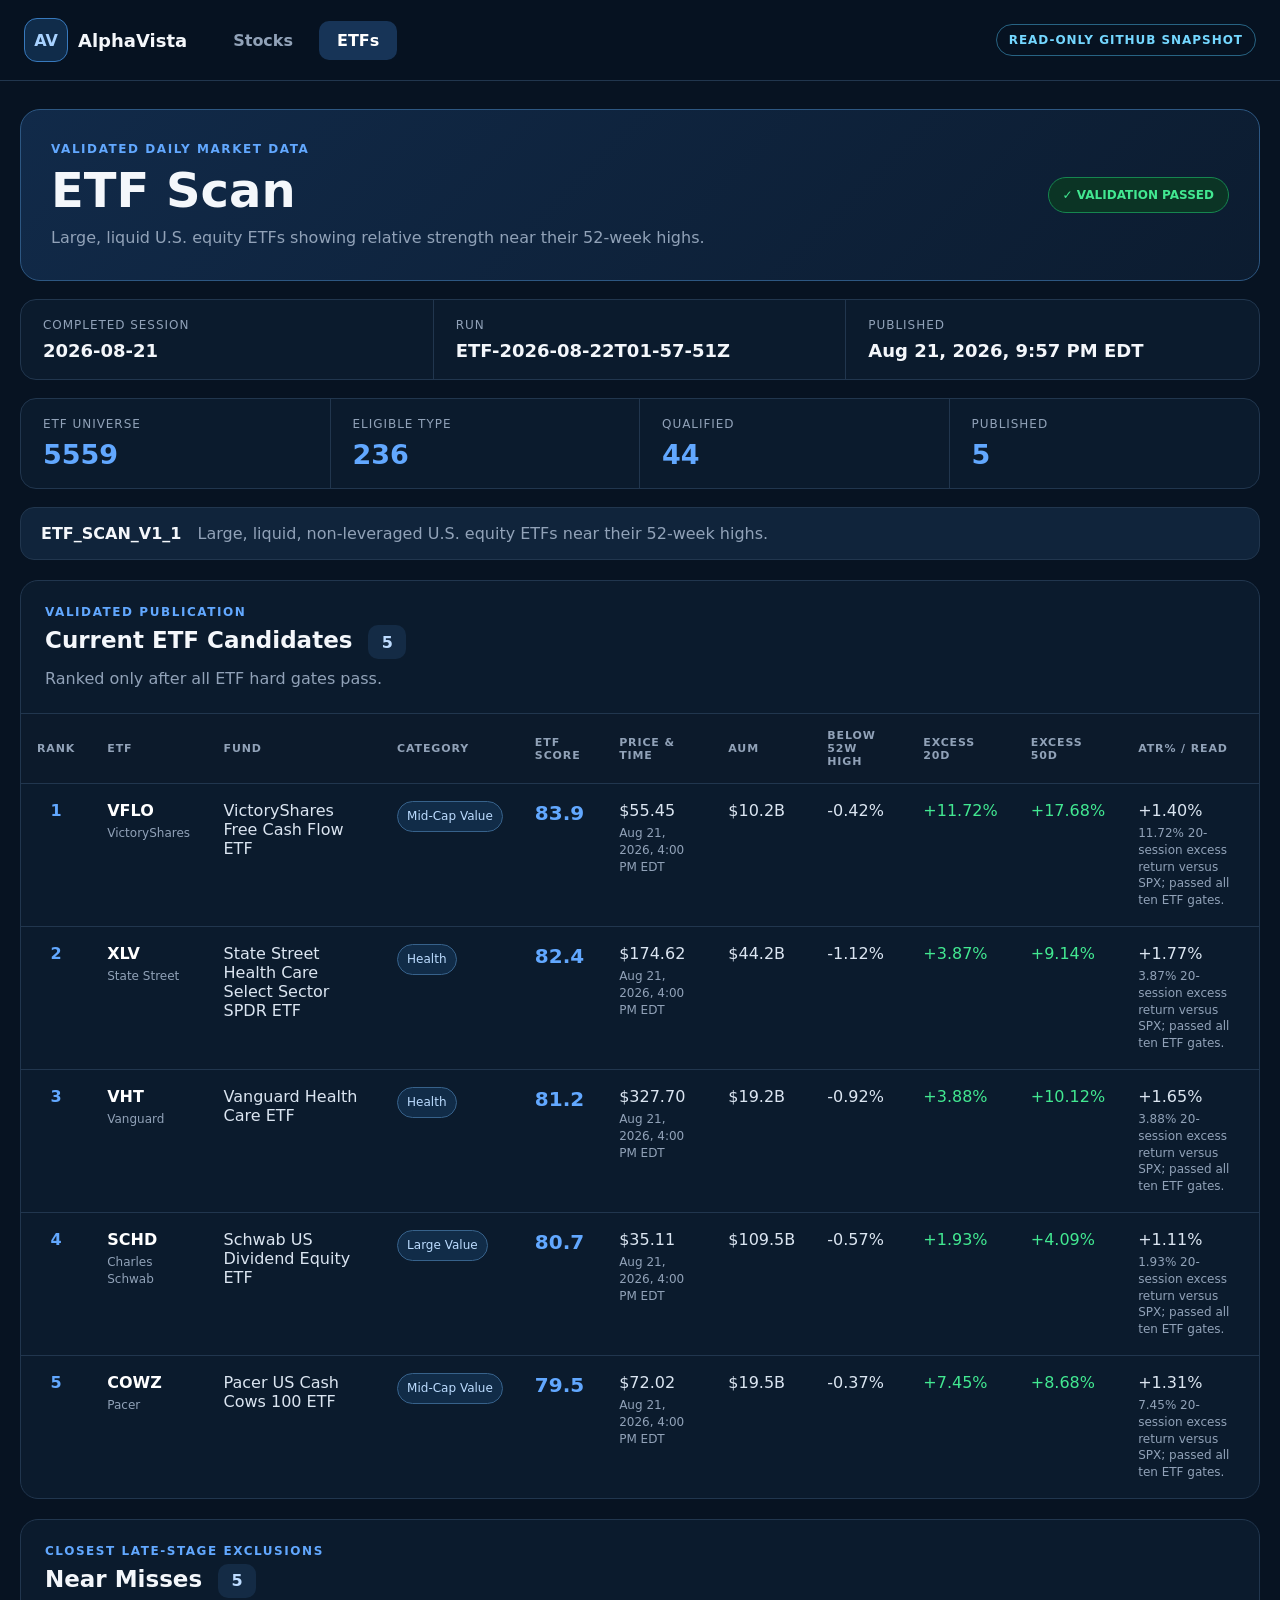
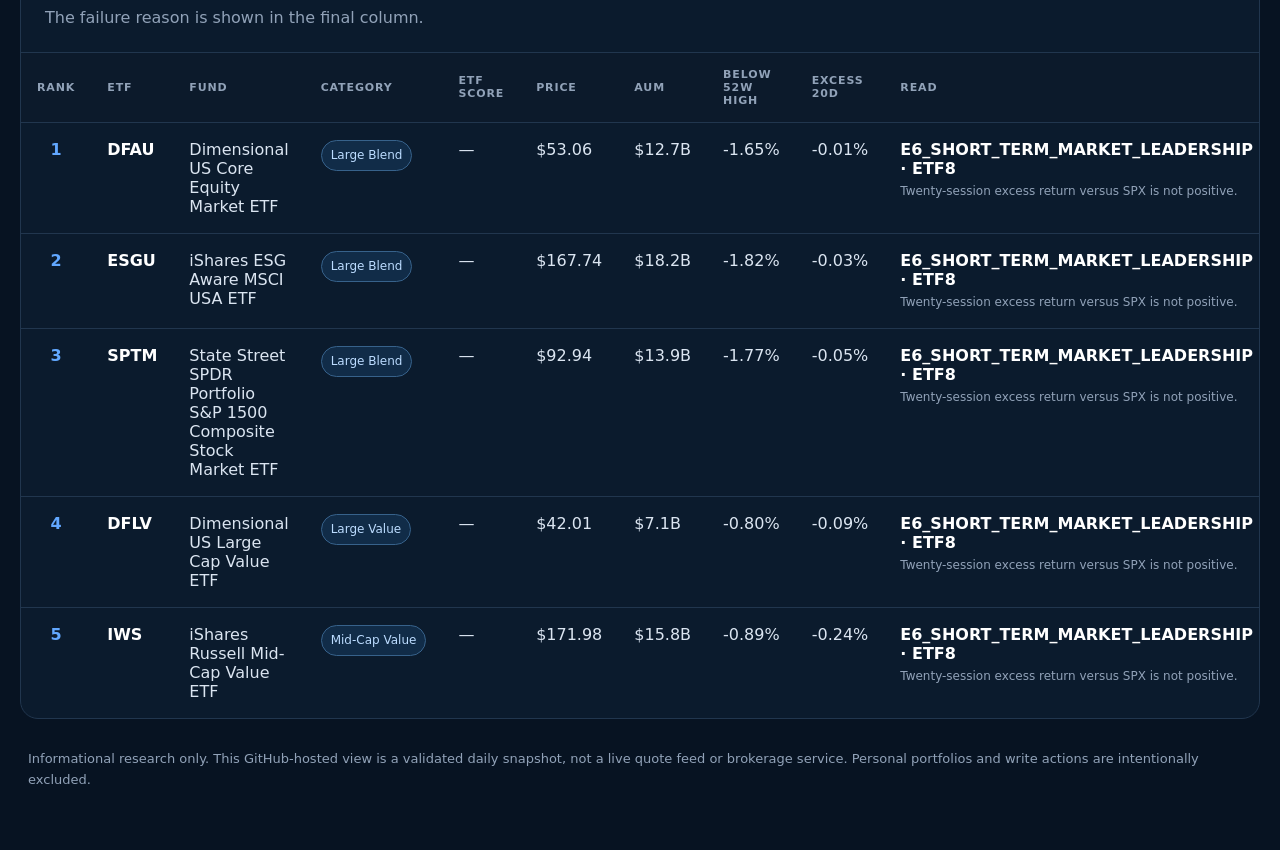
<file: etfs/index.html>
<!doctype html>
<html lang="en">
  <head>
    <meta charset="utf-8">
    <meta name="viewport" content="width=device-width, initial-scale=1">
    <meta name="robots" content="noindex,nofollow">
    <meta name="color-scheme" content="dark">
    <meta name="description" content="Large, liquid U.S. equity ETFs showing relative strength near their 52-week highs.">
    <title>ETF Scan | AlphaVista</title>
    <link rel="stylesheet" href="/styles.css">
  </head>
  <body>
    <header class="site-header">
      <a class="brand" href="/" aria-label="AlphaVista Stocks">
        <span>AV</span><strong>AlphaVista</strong>
      </a>
      <nav aria-label="Primary navigation">
        <a class="" href="/">Stocks</a>
        <a class="active" href="/etfs/">ETFs</a>
      </nav>
      <span class="read-only">READ-ONLY GITHUB SNAPSHOT</span>
    </header>
    <main>
      <section class="hero">
        <div>
          <p class="eyebrow">VALIDATED DAILY MARKET DATA</p>
          <h1>ETF Scan</h1>
          <p>Large, liquid U.S. equity ETFs showing relative strength near their 52-week highs.</p>
        </div>
        <span class="validation">✓ VALIDATION PASSED</span>
      </section>
      <section class="run-meta" aria-label="Publication details">
        <div><span>Completed session</span><strong>2026-08-21</strong></div>
        <div><span>Run</span><strong>ETF-2026-08-22T01-57-51Z</strong></div>
        <div><span>Published</span><strong>Aug 21, 2026, 9:57 PM EDT</strong></div>
      </section>
      
    <section class="summary-grid">
      <div><span>ETF universe</span><strong>5559</strong></div>
      <div><span>Eligible type</span><strong>236</strong></div>
      <div><span>Qualified</span><strong>44</strong></div>
      <div><span>Published</span><strong>5</strong></div>
    </section>
    <section class="policy-note">
      <strong>ETF_SCAN_V1_1</strong>
      <span>Large, liquid, non-leveraged U.S. equity ETFs near their 52-week highs.</span>
    </section>
    
    <section class="panel">
      <header class="panel-header">
        <div><p class="eyebrow">VALIDATED PUBLICATION</p><h2>Current ETF Candidates <span class="count">5</span></h2><p>Ranked only after all ETF hard gates pass.</p></div>
      </header>
      <div class="table-wrap">
        <table>
          <thead><tr><th>Rank</th><th>ETF</th><th>Fund</th><th>Category</th><th>ETF Score</th><th>Price &amp; Time</th><th>AUM</th><th>Below 52W High</th><th>Excess 20D</th><th>Excess 50D</th><th>ATR% / Read</th></tr></thead>
          <tbody>
        <tr>
          <td class="rank">1</td>
          <td><strong>VFLO</strong><span>VictoryShares</span></td>
          <td>VictoryShares Free Cash Flow ETF</td>
          <td><span class="badge category">Mid-Cap Value</span></td>
          <td class="score">83.9</td>
          <td>$55.45<span>Aug 21, 2026, 4:00 PM EDT</span></td>
          <td>$10.2B</td>
          <td>-0.42%</td>
          <td class="positive">+11.72%</td>
          <td class="positive">+17.68%</td>
          <td>+1.40%<span>11.72% 20-session excess return versus SPX; passed all ten ETF gates.</span></td>
        </tr>
        <tr>
          <td class="rank">2</td>
          <td><strong>XLV</strong><span>State Street</span></td>
          <td>State Street Health Care Select Sector SPDR ETF</td>
          <td><span class="badge category">Health</span></td>
          <td class="score">82.4</td>
          <td>$174.62<span>Aug 21, 2026, 4:00 PM EDT</span></td>
          <td>$44.2B</td>
          <td>-1.12%</td>
          <td class="positive">+3.87%</td>
          <td class="positive">+9.14%</td>
          <td>+1.77%<span>3.87% 20-session excess return versus SPX; passed all ten ETF gates.</span></td>
        </tr>
        <tr>
          <td class="rank">3</td>
          <td><strong>VHT</strong><span>Vanguard</span></td>
          <td>Vanguard Health Care ETF</td>
          <td><span class="badge category">Health</span></td>
          <td class="score">81.2</td>
          <td>$327.70<span>Aug 21, 2026, 4:00 PM EDT</span></td>
          <td>$19.2B</td>
          <td>-0.92%</td>
          <td class="positive">+3.88%</td>
          <td class="positive">+10.12%</td>
          <td>+1.65%<span>3.88% 20-session excess return versus SPX; passed all ten ETF gates.</span></td>
        </tr>
        <tr>
          <td class="rank">4</td>
          <td><strong>SCHD</strong><span>Charles Schwab</span></td>
          <td>Schwab US Dividend Equity ETF</td>
          <td><span class="badge category">Large Value</span></td>
          <td class="score">80.7</td>
          <td>$35.11<span>Aug 21, 2026, 4:00 PM EDT</span></td>
          <td>$109.5B</td>
          <td>-0.57%</td>
          <td class="positive">+1.93%</td>
          <td class="positive">+4.09%</td>
          <td>+1.11%<span>1.93% 20-session excess return versus SPX; passed all ten ETF gates.</span></td>
        </tr>
        <tr>
          <td class="rank">5</td>
          <td><strong>COWZ</strong><span>Pacer</span></td>
          <td>Pacer US Cash Cows 100 ETF</td>
          <td><span class="badge category">Mid-Cap Value</span></td>
          <td class="score">79.5</td>
          <td>$72.02<span>Aug 21, 2026, 4:00 PM EDT</span></td>
          <td>$19.5B</td>
          <td>-0.37%</td>
          <td class="positive">+7.45%</td>
          <td class="positive">+8.68%</td>
          <td>+1.31%<span>7.45% 20-session excess return versus SPX; passed all ten ETF gates.</span></td>
        </tr></tbody>
        </table>
      </div>
    </section>
    <section class="panel">
      <header class="panel-header">
        <div><p class="eyebrow">CLOSEST LATE-STAGE EXCLUSIONS</p><h2>Near Misses <span class="count">5</span></h2><p>The failure reason is shown in the final column.</p></div>
      </header>
      <div class="table-wrap">
        <table>
          <thead><tr><th>Rank</th><th>ETF</th><th>Fund</th><th>Category</th><th>ETF Score</th><th>Price</th><th>AUM</th><th>Below 52W High</th><th>Excess 20D</th><th>Read</th></tr></thead>
          <tbody>
        <tr>
          <td class="rank">1</td>
          <td><strong>DFAU</strong></td>
          <td>Dimensional US Core Equity Market ETF</td>
          <td><span class="badge category">Large Blend</span></td>
          <td>—</td>
          <td>$53.06</td>
          <td>$12.7B</td>
          <td>-1.65%</td>
          <td>-0.01%</td>
          <td class="read"><strong>E6_SHORT_TERM_MARKET_LEADERSHIP · ETF8</strong><span>Twenty-session excess return versus SPX is not positive.</span></td>
        </tr>
        <tr>
          <td class="rank">2</td>
          <td><strong>ESGU</strong></td>
          <td>iShares ESG Aware MSCI USA ETF</td>
          <td><span class="badge category">Large Blend</span></td>
          <td>—</td>
          <td>$167.74</td>
          <td>$18.2B</td>
          <td>-1.82%</td>
          <td>-0.03%</td>
          <td class="read"><strong>E6_SHORT_TERM_MARKET_LEADERSHIP · ETF8</strong><span>Twenty-session excess return versus SPX is not positive.</span></td>
        </tr>
        <tr>
          <td class="rank">3</td>
          <td><strong>SPTM</strong></td>
          <td>State Street SPDR Portfolio S&amp;P 1500 Composite Stock Market ETF</td>
          <td><span class="badge category">Large Blend</span></td>
          <td>—</td>
          <td>$92.94</td>
          <td>$13.9B</td>
          <td>-1.77%</td>
          <td>-0.05%</td>
          <td class="read"><strong>E6_SHORT_TERM_MARKET_LEADERSHIP · ETF8</strong><span>Twenty-session excess return versus SPX is not positive.</span></td>
        </tr>
        <tr>
          <td class="rank">4</td>
          <td><strong>DFLV</strong></td>
          <td>Dimensional US Large Cap Value ETF</td>
          <td><span class="badge category">Large Value</span></td>
          <td>—</td>
          <td>$42.01</td>
          <td>$7.1B</td>
          <td>-0.80%</td>
          <td>-0.09%</td>
          <td class="read"><strong>E6_SHORT_TERM_MARKET_LEADERSHIP · ETF8</strong><span>Twenty-session excess return versus SPX is not positive.</span></td>
        </tr>
        <tr>
          <td class="rank">5</td>
          <td><strong>IWS</strong></td>
          <td>iShares Russell Mid-Cap Value ETF</td>
          <td><span class="badge category">Mid-Cap Value</span></td>
          <td>—</td>
          <td>$171.98</td>
          <td>$15.8B</td>
          <td>-0.89%</td>
          <td>-0.24%</td>
          <td class="read"><strong>E6_SHORT_TERM_MARKET_LEADERSHIP · ETF8</strong><span>Twenty-session excess return versus SPX is not positive.</span></td>
        </tr></tbody>
        </table>
      </div>
    </section>
      <p class="disclaimer">Informational research only. This GitHub-hosted view is a validated daily snapshot, not a live quote feed or brokerage service. Personal portfolios and write actions are intentionally excluded.</p>
    </main>
  </body>
</html>
</file>
<file: styles.css>
:root{color-scheme:dark;--bg:#071322;--panel:#0b1b2d;--panel2:#10243b;--line:#21364e;--text:#f4f7fb;--muted:#91a2b8;--blue:#62a8ff;--green:#42e891;--amber:#ffc44d;--red:#ff7185}
*{box-sizing:border-box}html{background:var(--bg);font-family:Inter,ui-sans-serif,system-ui,-apple-system,BlinkMacSystemFont,"Segoe UI",sans-serif;color:var(--text)}body{margin:0;min-width:320px}a{color:inherit;text-decoration:none}
.site-header{position:sticky;top:0;z-index:5;display:flex;align-items:center;gap:28px;padding:18px max(24px,calc((100vw - 1480px)/2));border-bottom:1px solid var(--line);background:rgba(7,19,34,.96);backdrop-filter:blur(12px)}
.brand{display:flex;align-items:center;gap:10px}.brand>span{display:grid;place-items:center;width:44px;height:44px;border:1px solid #3779bd;border-radius:13px;background:#102c4a;color:#a8d2ff;font-weight:800}.brand strong{font-size:18px}
nav{display:flex;gap:8px}nav a{padding:10px 18px;border-radius:10px;color:var(--muted);font-weight:700}nav a.active{background:#173457;color:#fff}.read-only{margin-left:auto;color:#74d7ff;border:1px solid #276383;border-radius:999px;padding:8px 12px;font-size:12px;font-weight:800;letter-spacing:.08em}
main{width:min(1480px,calc(100% - 40px));margin:28px auto 60px}.hero{display:flex;justify-content:space-between;align-items:center;gap:24px;padding:30px;border:1px solid #2d5782;border-radius:20px;background:linear-gradient(135deg,#112a49,#0c1c30)}h1{margin:4px 0 8px;font-size:clamp(30px,4vw,48px)}h2{margin:4px 0 8px;font-size:23px}.hero p,.panel-header p{color:var(--muted);margin:0;line-height:1.5}.eyebrow{color:var(--blue)!important;font-size:12px;font-weight:850;letter-spacing:.13em}.validation{white-space:nowrap;color:var(--green);border:1px solid #16864f;background:#0b3425;border-radius:999px;padding:10px 14px;font-size:12px;font-weight:850}
.run-meta,.summary-grid{display:grid;grid-template-columns:repeat(3,1fr);border:1px solid var(--line);border-radius:16px;overflow:hidden;margin:18px 0;background:var(--panel)}.summary-grid{grid-template-columns:repeat(4,1fr)}.run-meta div,.summary-grid div{padding:18px 22px;border-right:1px solid var(--line)}.run-meta div:last-child,.summary-grid div:last-child{border-right:0}.run-meta span,.summary-grid span{display:block;color:var(--muted);font-size:12px;text-transform:uppercase;letter-spacing:.08em}.run-meta strong,.summary-grid strong{display:block;margin-top:8px;font-size:18px;overflow-wrap:anywhere}.summary-grid strong{font-size:27px;color:var(--blue)}
.trend-summary strong{color:var(--green)}.trend-summary .policy-version{font-size:14px;line-height:1.35}.trend-panel{border-color:#17643f}.negative{color:var(--red)}
.policy-note,.warning{display:flex;gap:16px;align-items:center;padding:16px 20px;margin:18px 0;border:1px solid var(--line);border-radius:14px;background:var(--panel2);color:var(--muted)}.policy-note strong{color:var(--text)}.warning{border-color:#795813;color:#ffd67a;background:#2b2311}
.panel{margin:20px 0;border:1px solid var(--line);border-radius:18px;overflow:hidden;background:var(--panel)}.panel-header{padding:22px 24px;border-bottom:1px solid var(--line)}.count{display:inline-grid;place-items:center;min-width:38px;height:34px;padding:0 10px;margin-left:8px;border-radius:10px;background:#142b45;color:#bedcff;font-size:16px}.table-wrap{overflow-x:auto}
table{width:100%;border-collapse:collapse;min-width:1050px}th{padding:15px 16px;text-align:left;color:var(--muted);font-size:11px;letter-spacing:.08em;text-transform:uppercase;background:#0c1a2b}td{padding:17px 16px;border-top:1px solid var(--line);vertical-align:top;color:#dbe5f1}td span{display:block;margin-top:5px;color:var(--muted);font-size:12px;line-height:1.4}td strong{color:#fff}.rank{color:var(--blue);font-weight:800;text-align:center}.score{color:var(--blue);font-size:20px;font-weight:850}.positive{color:var(--green)}.read{min-width:260px}.badge{display:inline-block!important;margin:0!important;padding:6px 9px;border:1px solid #37628b;border-radius:999px;color:#bcdcff!important;background:#112c48}.category{white-space:nowrap}.empty-row{text-align:center;padding:32px;color:var(--muted)}
.disclaimer{margin:30px 8px;color:var(--muted);font-size:13px;line-height:1.6}
@media(max-width:780px){.site-header{padding:14px 18px;gap:10px}.brand strong,.read-only{display:none}nav{margin-left:auto}nav a{padding:9px 12px}.hero{align-items:flex-start;flex-direction:column;padding:24px}.run-meta,.summary-grid{grid-template-columns:1fr 1fr}.run-meta div,.summary-grid div{border-bottom:1px solid var(--line)}main{width:min(100% - 24px,1480px);margin-top:16px}}
</file>
